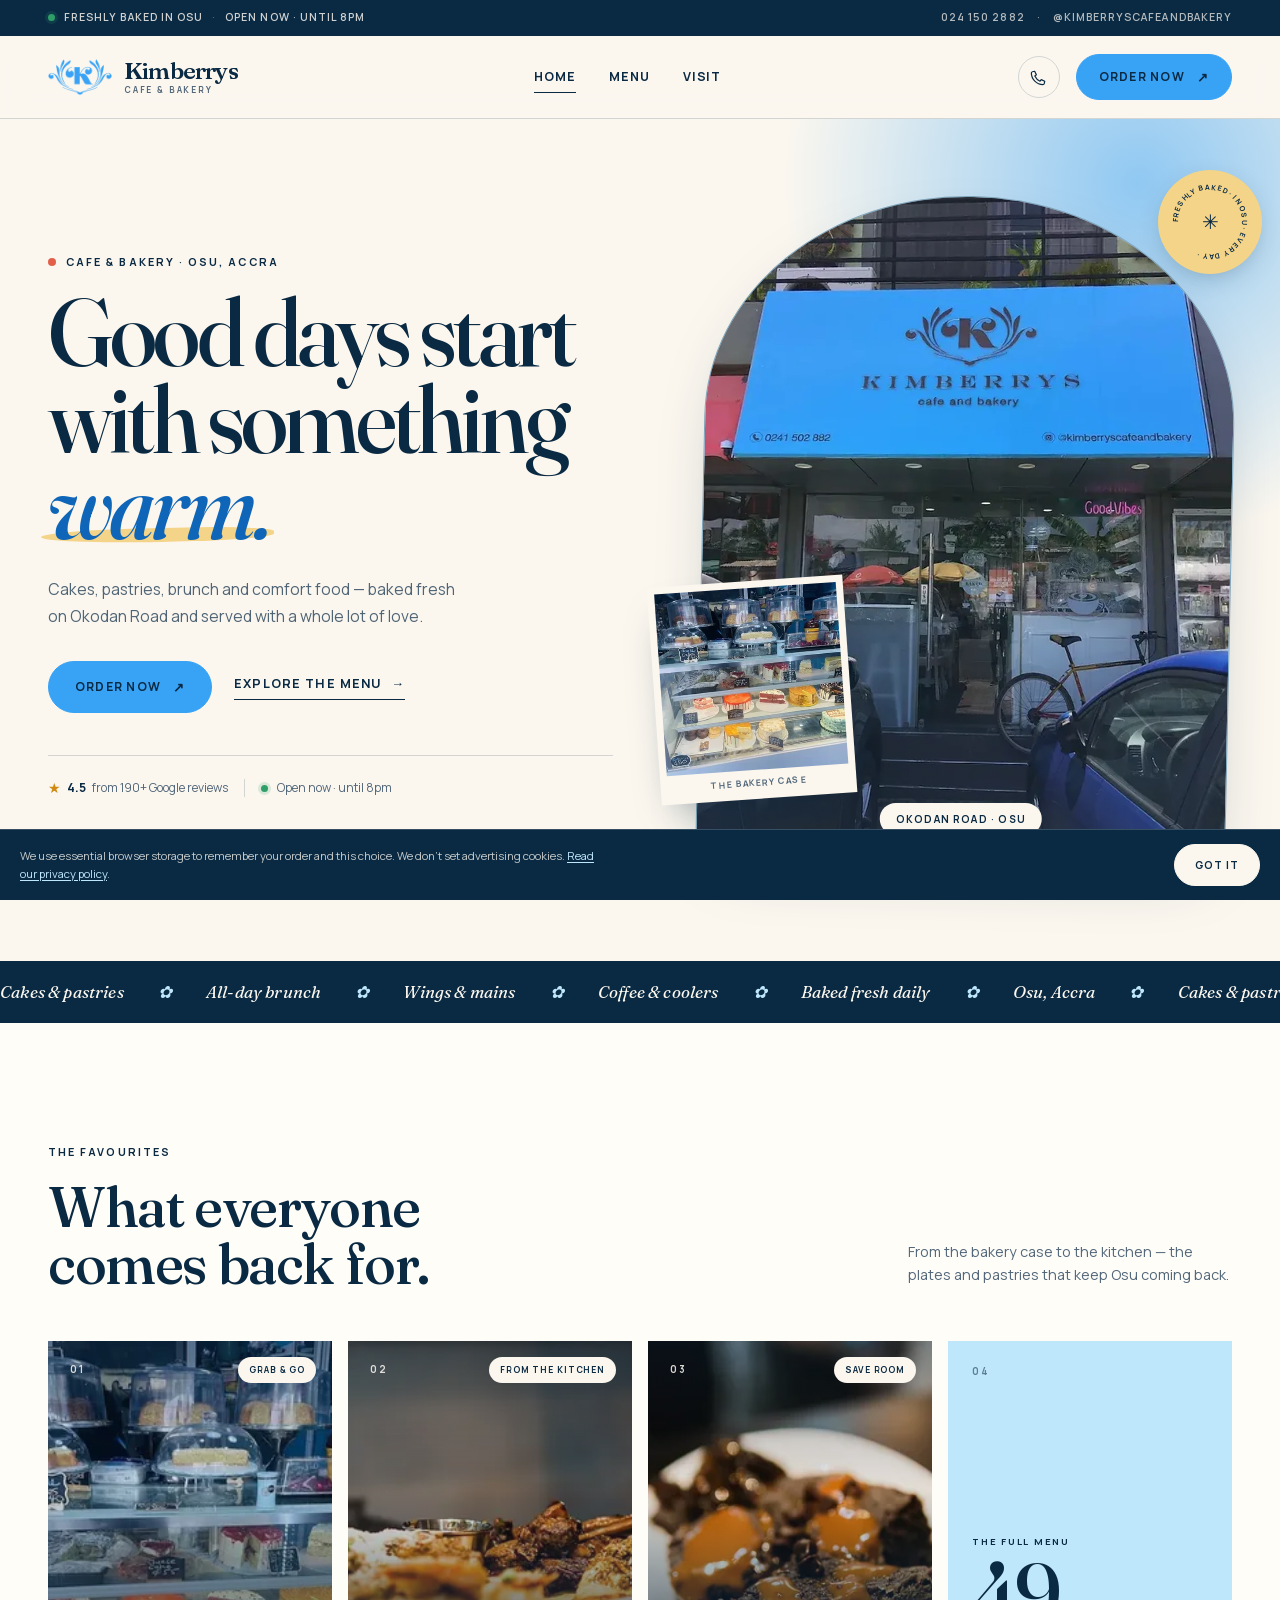
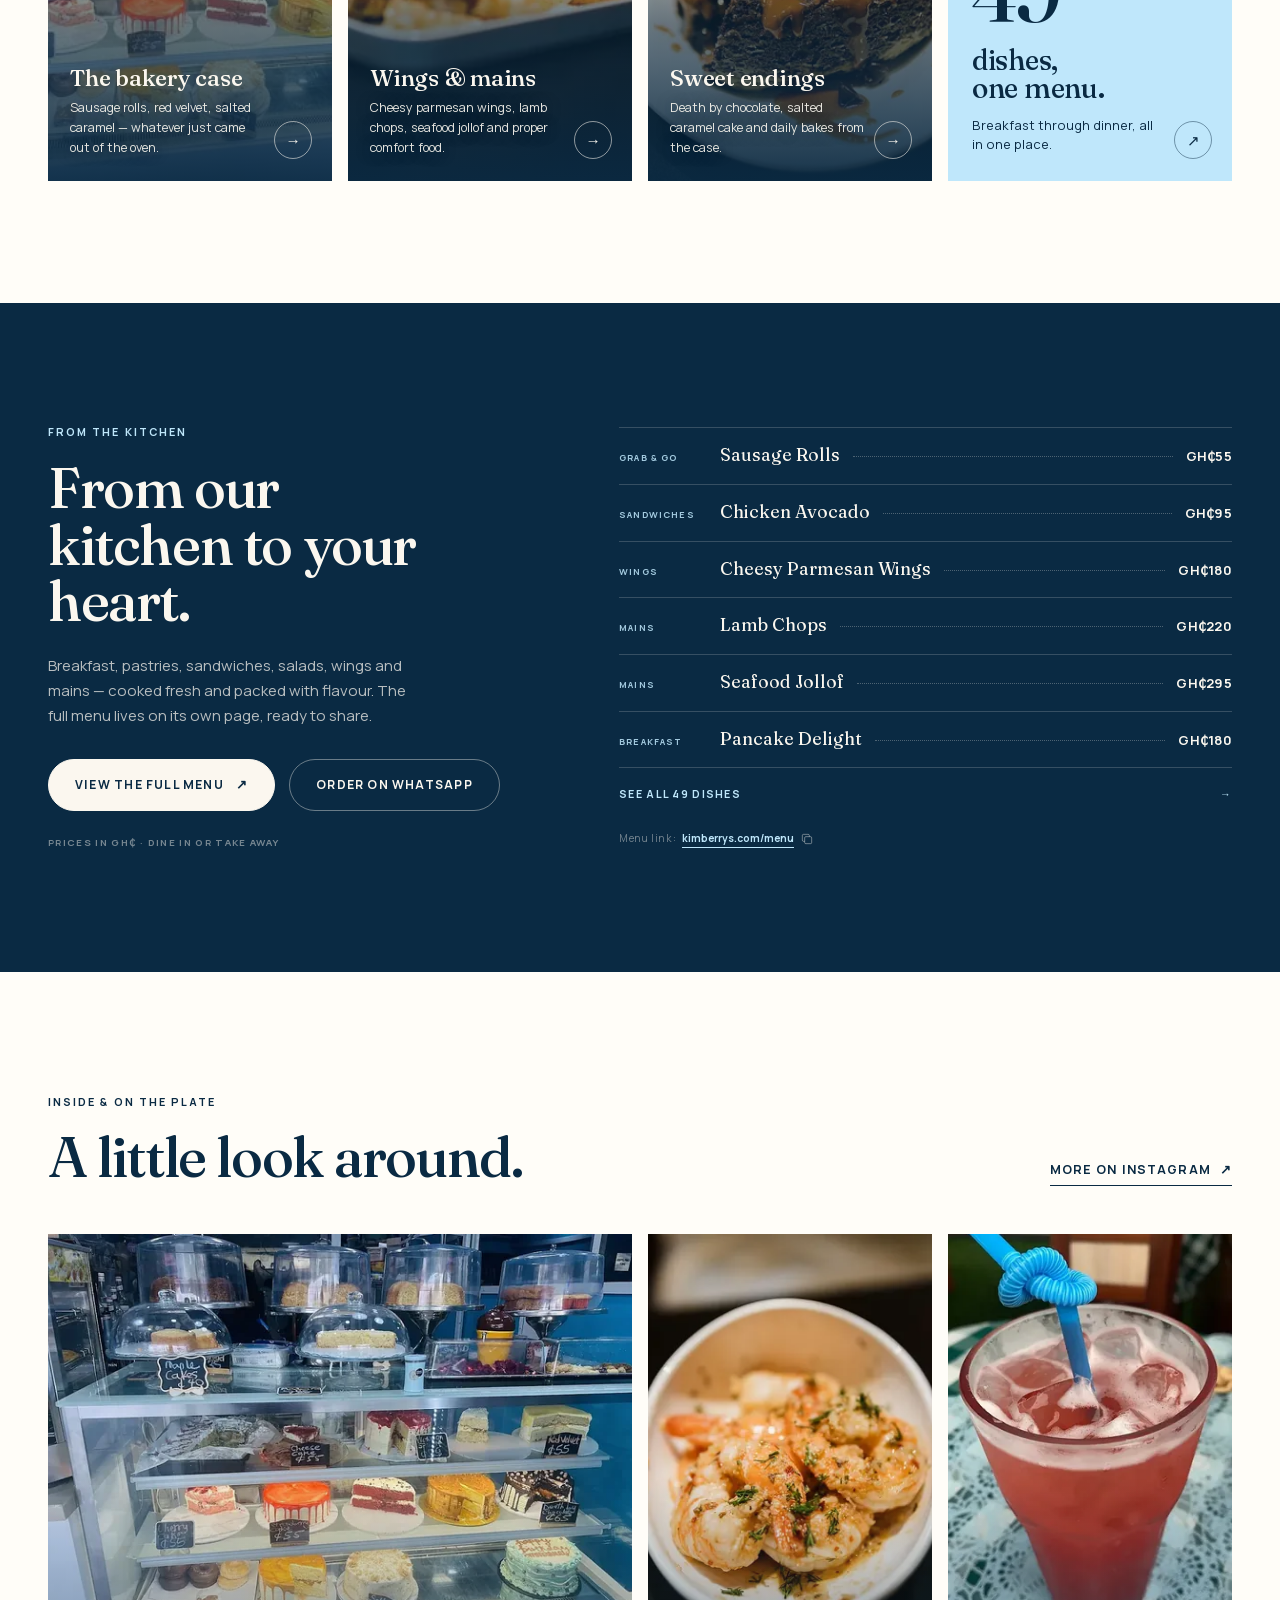
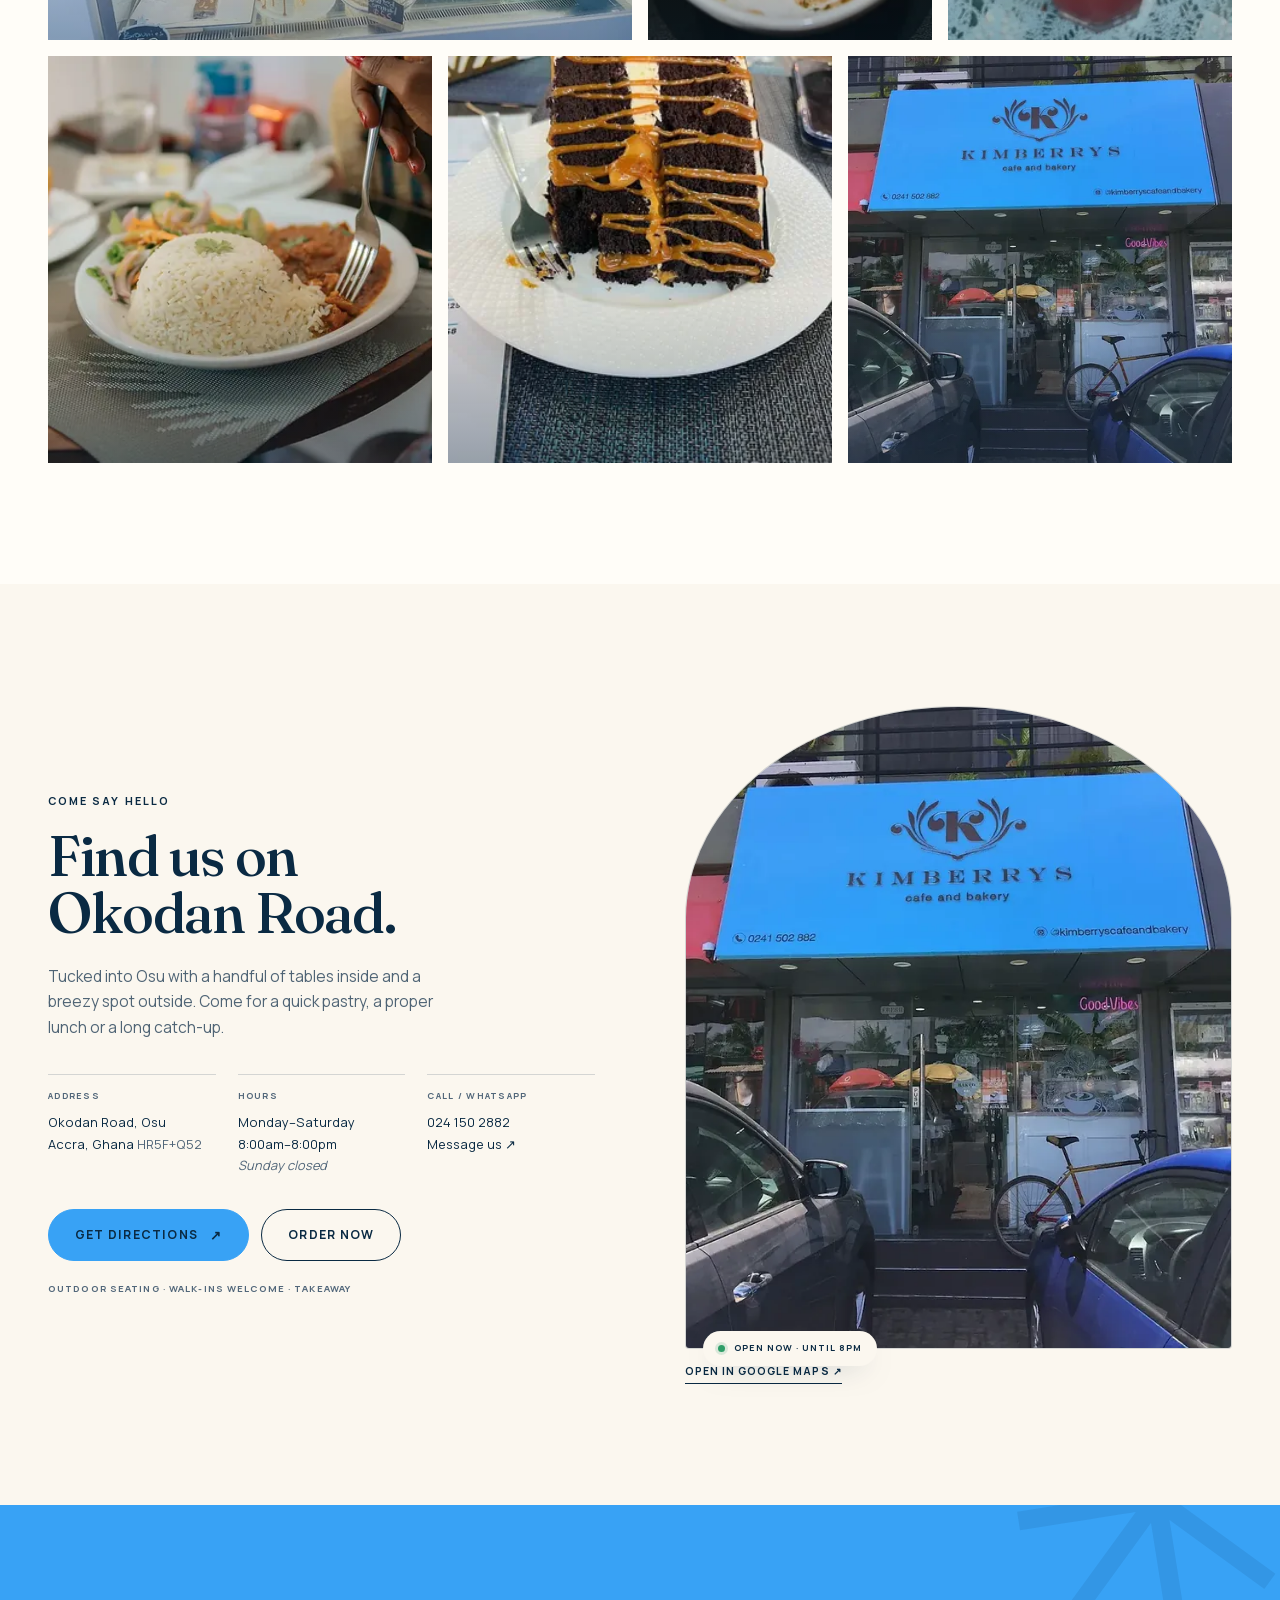
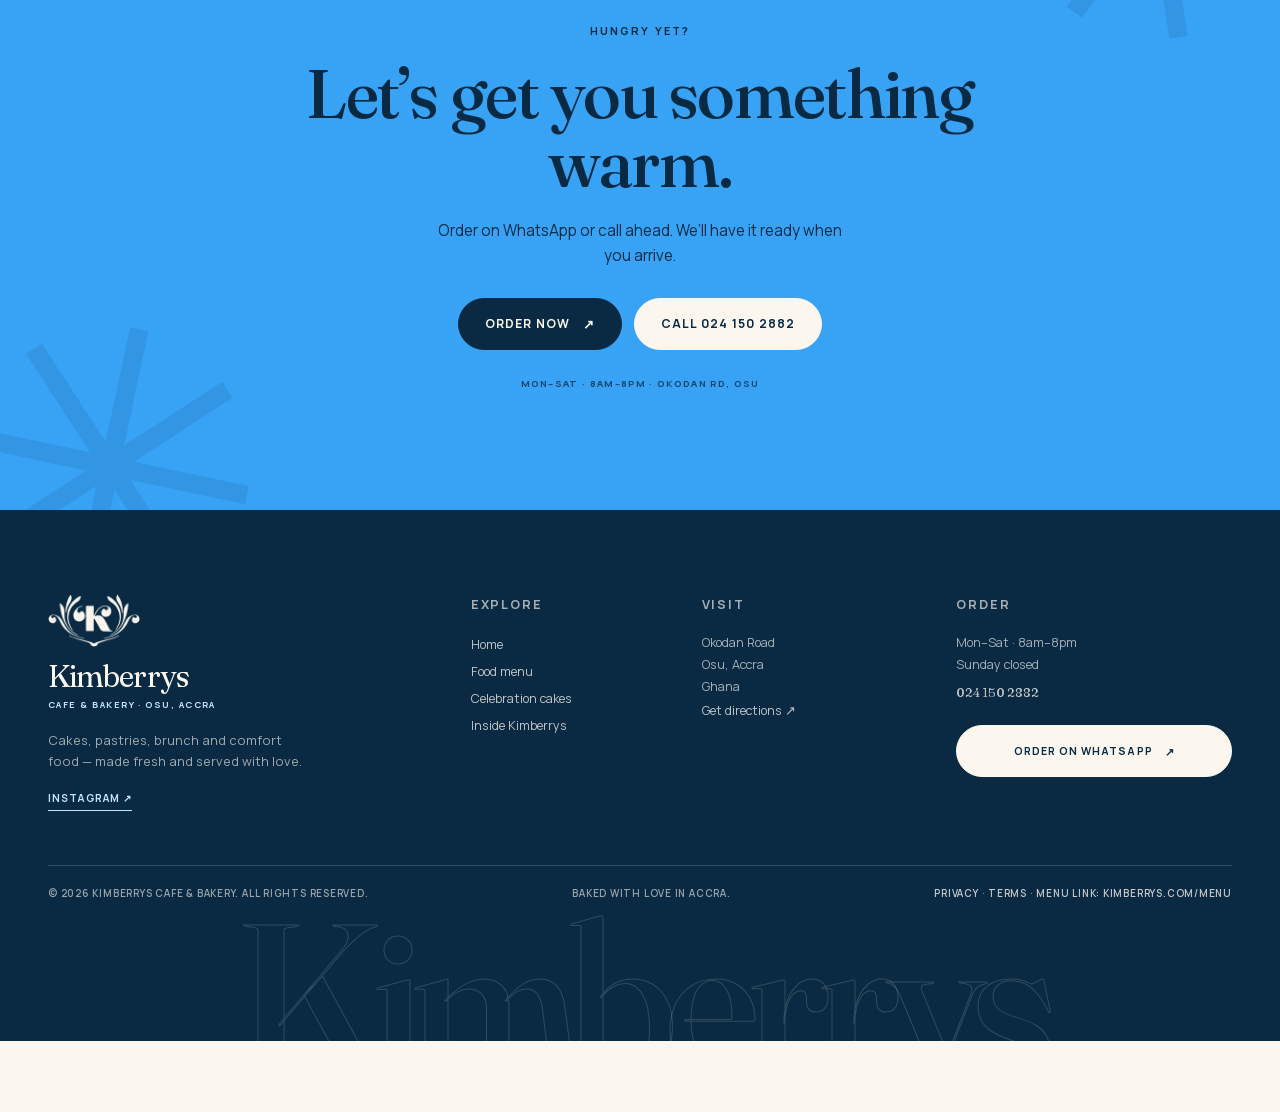
<file: index.html>
<!DOCTYPE html>
<html lang="en-GH">
<head>
  <meta charset="utf-8">
  <meta name="viewport" content="width=device-width, initial-scale=1">
  <title>Kimberrys Cafe &amp; Bakery — Osu, Accra</title>
  <meta name="description" content="Cakes, pastries, brunch and comfort food, baked fresh on Okodan Road in Osu, Accra. Open Mon–Sat, 8am–8pm. Order on WhatsApp or browse the full menu.">
  <link rel="canonical" href="https://kimberrys.com/">
  <meta name="theme-color" content="#bfe7fb">

  <meta property="og:type" content="website">
  <meta property="og:site_name" content="Kimberrys Cafe &amp; Bakery">
  <meta property="og:title" content="Kimberrys Cafe &amp; Bakery — Osu, Accra">
  <meta property="og:description" content="Good days start with something warm. Cakes, pastries, brunch and comfort food, made fresh in Osu.">
  <meta property="og:url" content="https://kimberrys.com/">
  <meta property="og:image" content="https://kimberrys.com/assets/brand/og-cover.jpg?v=20261124b">
  <meta property="og:image:width" content="1200">
  <meta property="og:image:height" content="630">
  <meta property="og:locale" content="en_GH">
  <meta name="twitter:card" content="summary_large_image">
  <meta name="twitter:title" content="Kimberrys Cafe &amp; Bakery — Osu, Accra">
  <meta name="twitter:description" content="Good days start with something warm. Cakes, pastries, brunch and comfort food, made fresh in Osu.">
  <meta name="twitter:image" content="https://kimberrys.com/assets/brand/og-cover.jpg?v=20261124b">

  <link rel="icon" href="assets/brand/favicon-32.png" sizes="32x32" type="image/png">
  <link rel="icon" href="assets/brand/favicon-16.png" sizes="16x16" type="image/png">
  <link rel="apple-touch-icon" href="assets/brand/apple-touch-icon.png">
  <link rel="manifest" href="site.webmanifest">
  <link rel="preload" href="assets/fonts/fraunces.woff2" as="font" type="font/woff2" crossorigin>
  <link rel="preload" href="assets/fonts/manrope.woff2" as="font" type="font/woff2" crossorigin>
  <link rel="preload" as="image" href="assets/img/storefront-640.webp" imagesrcset="assets/img/storefront-480.webp 480w, assets/img/storefront-640.webp 640w, assets/img/storefront-720.webp 720w, assets/img/storefront.webp 800w" imagesizes="(max-width: 600px) calc(100vw - 40px), (max-width: 1020px) 500px, 530px" fetchpriority="high">
  <link rel="stylesheet" href="styles.css?v=20261124b">
  <script type="application/ld+json">
  {
    "@context": "https://schema.org",
    "@type": "CafeOrCoffeeShop",
    "@id": "https://kimberrys.com/#cafe",
    "name": "Kimberrys Cafe & Bakery",
    "alternateName": "Kimberrys",
    "description": "A neighbourhood cafe and bakery in Osu, Accra, known for cakes, pastries, sausage rolls, brunch and comfort food.",
    "url": "https://kimberrys.com/",
    "hasMenu": "https://kimberrys.com/menu",
    "image": [
      "https://kimberrys.com/assets/brand/og-cover.jpg?v=20261124b",
      "https://kimberrys.com/assets/img/pastry-case-wide.webp",
      "https://kimberrys.com/assets/img/storefront.webp"
    ],
    "logo": "https://kimberrys.com/assets/brand/icon-512.png",
    "telephone": "+233241502882",
    "priceRange": "GH₵45–GH₵295",
    "servesCuisine": ["Cafe", "Bakery", "Ghanaian", "Continental"],
    "address": {
      "@type": "PostalAddress",
      "streetAddress": "Okodan Road",
      "addressLocality": "Osu, Accra",
      "addressRegion": "Greater Accra",
      "addressCountry": "GH"
    },
    "geo": {
      "@type": "GeoCoordinates",
      "latitude": 5.559414,
      "longitude": -0.177111
    },
    "hasMap": "https://www.google.com/maps/search/?api=1&query=Kimberrys%20Cafe%20and%20Bakery%20Okodan%20Road%20Accra",
    "openingHoursSpecification": [
      {
        "@type": "OpeningHoursSpecification",
        "dayOfWeek": ["Monday", "Tuesday", "Wednesday", "Thursday", "Friday", "Saturday"],
        "opens": "08:00",
        "closes": "20:00"
      }
    ],
    "sameAs": ["https://www.instagram.com/kimberryscafeandbakery/"],
    "aggregateRating": {
      "@type": "AggregateRating",
      "ratingValue": "4.5",
      "reviewCount": "192"
    }
  }
  </script>
</head>
<body class="page-home" data-page="home">
  <a class="skip-link" href="#main">Skip to content</a>

  <div class="topbar">
    <div class="wrap topbar__inner">
      <p class="topbar__note"><span class="status-dot" aria-hidden="true"></span> Freshly baked in Osu <span class="topbar__sep">·</span> <span data-open-text>Open Mon–Sat, 8am–8pm</span></p>
      <div class="topbar__links">
        <a href="tel:+233241502882">024 150 2882</a>
        <span aria-hidden="true">·</span>
        <a href="https://www.instagram.com/kimberryscafeandbakery/" target="_blank" rel="noopener">@kimberryscafeandbakery</a>
      </div>
    </div>
  </div>

  <header class="site-header" data-header>
    <div class="wrap header__inner">
      <a class="brand" href="index.html">
        <img class="brand__mark" src="assets/brand/logo-mark-blue-144.webp?v=20261124b" alt="" width="72" height="41">
        <span class="brand__text"><span class="brand__name">Kimberrys</span><span class="brand__sub">Cafe &amp; Bakery</span></span>
      </a>
      <nav class="main-nav" aria-label="Primary">
        <a href="index.html" aria-current="page">Home</a>
        <a href="menu.html">Menu</a>
        <a href="index.html#visit">Visit</a>
      </nav>
      <div class="header__actions">
        <a class="header__phone" href="tel:+233241502882" aria-label="Call Kimberrys on 024 150 2882">
          <svg viewBox="0 0 24 24" aria-hidden="true"><path d="M6.6 3.2 9 8.1 6.8 9.8a15.4 15.4 0 0 0 7.4 7.4l1.7-2.2 4.9 2.4-.7 3.2a2 2 0 0 1-1.9 1.5C9.5 22.1 1.9 14.5 1.9 5.8A2 2 0 0 1 3.4 3.9l3.2-.7Z" fill="none" stroke="currentColor" stroke-width="1.7" stroke-linejoin="round"/></svg>
        </a>
        <a class="btn btn--ink header__cta" href="https://wa.me/233241502882?text=Hi%20Kimberrys!%20I%27d%20like%20to%20place%20an%20order.%20Could%20you%20let%20me%20know%20what%27s%20available%20today%3F" target="_blank" rel="noopener">Order Now <span class="btn__arrow" aria-hidden="true">↗</span></a>
        <button class="nav-toggle" type="button" aria-label="Open navigation" aria-expanded="false" aria-controls="nav-dialog" data-nav-open>
          <span></span><span></span>
        </button>
      </div>
    </div>
  </header>

  <dialog class="nav-dialog" id="nav-dialog" aria-label="Mobile navigation">
    <div class="nav-dialog__head">
      <a class="brand" href="index.html" aria-label="Kimberrys home">
        <img class="brand__mark" src="assets/brand/logo-mark-blue-144.webp?v=20261124b" alt="" width="72" height="41">
        <span class="brand__text"><span class="brand__name">Kimberrys</span><span class="brand__sub">Cafe &amp; Bakery</span></span>
      </a>
      <button class="nav-dialog__close" type="button" aria-label="Close navigation" data-nav-close>Close <span aria-hidden="true">×</span></button>
    </div>
    <nav class="nav-dialog__links" aria-label="Mobile primary">
      <a href="index.html" aria-current="page"><span>01</span> Home</a>
      <a href="menu.html"><span>02</span> Menu</a>
      <a href="index.html#visit"><span>03</span> Visit</a>
    </nav>
    <div class="nav-dialog__foot">
      <p>Okodan Road, Osu · Accra, Ghana</p>
      <a class="btn btn--ink" href="https://wa.me/233241502882?text=Hi%20Kimberrys!%20I%27d%20like%20to%20place%20an%20order." target="_blank" rel="noopener">Order on WhatsApp <span class="btn__arrow" aria-hidden="true">↗</span></a>
      <a class="nav-dialog__phone" href="tel:+233241502882">024 150 2882</a>
    </div>
  </dialog>

  <main id="main">
    <section class="hero" id="top" aria-labelledby="hero-title">
      <div class="wrap hero__grid">
        <div class="hero__copy">
          <p class="eyebrow"><span class="eyebrow__dot" aria-hidden="true"></span> Cafe &amp; bakery · Osu, Accra</p>
          <h1 id="hero-title"><span>Good days start</span><span>with something</span><span><em>warm.</em></span></h1>
          <p class="hero__lede">Cakes, pastries, brunch and comfort food — baked fresh on Okodan Road and served with a whole lot of love.</p>
          <div class="hero__actions">
            <a class="btn btn--ink" href="https://wa.me/233241502882?text=Hi%20Kimberrys!%20I%27d%20like%20to%20place%20an%20order.%20Could%20you%20let%20me%20know%20what%27s%20available%20today%3F" target="_blank" rel="noopener">Order Now <span class="btn__arrow" aria-hidden="true">↗</span></a>
            <a class="link-arrow" href="menu.html">Explore the menu <span aria-hidden="true">→</span></a>
          </div>
          <div class="hero__meta">
            <p class="rating"><span class="rating__star" aria-hidden="true">★</span> <strong>4.5</strong> <span>from 190+ Google reviews</span></p>
            <span class="hero__meta-divider" aria-hidden="true"></span>
            <p class="status"><span class="status-dot" aria-hidden="true"></span> <span data-open-text>Open Mon–Sat · 8am–8pm</span></p>
          </div>
        </div>

        <div class="hero__visual">
          <div class="hero__arch">
            <img src="assets/img/storefront.webp" srcset="assets/img/storefront-480.webp 480w, assets/img/storefront-640.webp 640w, assets/img/storefront-720.webp 720w, assets/img/storefront.webp 800w" sizes="(max-width: 600px) calc(100vw - 40px), (max-width: 1020px) 500px, 530px" alt="The bright blue Kimberrys storefront on Okodan Road in Osu" width="800" height="1000" fetchpriority="high">
            <p class="hero__caption">Okodan Road · Osu</p>
          </div>
          <figure class="hero__inset">
            <img src="assets/img/pastry-case.webp" srcset="assets/img/pastry-case-320.webp 320w, assets/img/pastry-case-480.webp 480w, assets/img/pastry-case.webp 900w" sizes="(max-width: 600px) 37vw, (max-width: 1020px) 185px, 196px" alt="Cakes and pastries in the Kimberrys display case" width="900" height="900" fetchpriority="high">
            <figcaption>The bakery case</figcaption>
          </figure>
          <div class="hero__sticker" aria-hidden="true">
            <svg viewBox="0 0 120 120">
              <defs><path id="stickerCircle" d="M60,60 m-43,0 a43,43 0 1,1 86,0 a43,43 0 1,1 -86,0"/></defs>
              <text><textPath href="#stickerCircle" startOffset="0">FRESHLY BAKED · IN OSU · EVERY DAY · </textPath></text>
            </svg>
            <span>✳</span>
          </div>
        </div>
      </div>
    </section>

    <div class="marquee" aria-hidden="true">
      <div class="marquee__track">
        <div class="marquee__group">
          <span>Cakes &amp; pastries</span><span class="marquee__flower">✿</span>
          <span>All-day brunch</span><span class="marquee__flower">✿</span>
          <span>Wings &amp; mains</span><span class="marquee__flower">✿</span>
          <span>Coffee &amp; coolers</span><span class="marquee__flower">✿</span>
          <span>Baked fresh daily</span><span class="marquee__flower">✿</span>
          <span>Osu, Accra</span><span class="marquee__flower">✿</span>
        </div>
        <div class="marquee__group">
          <span>Cakes &amp; pastries</span><span class="marquee__flower">✿</span>
          <span>All-day brunch</span><span class="marquee__flower">✿</span>
          <span>Wings &amp; mains</span><span class="marquee__flower">✿</span>
          <span>Coffee &amp; coolers</span><span class="marquee__flower">✿</span>
          <span>Baked fresh daily</span><span class="marquee__flower">✿</span>
          <span>Osu, Accra</span><span class="marquee__flower">✿</span>
        </div>
      </div>
    </div>

    <section class="favourites section" id="bakes" aria-labelledby="favourites-title">
      <div class="wrap">
        <div class="section-head">
          <div>
            <p class="eyebrow">The favourites</p>
            <h2 id="favourites-title">What everyone comes back for.</h2>
          </div>
          <p class="section-head__aside">From the bakery case to the kitchen — the plates and pastries that keep Osu coming back.</p>
        </div>

        <div class="fave-grid">
          <a class="fave-card" href="menu.html#pastries">
            <img src="assets/img/pastry-case.webp" srcset="assets/img/pastry-case-320.webp 320w, assets/img/pastry-case-480.webp 480w, assets/img/pastry-case-640.webp 640w, assets/img/pastry-case-720.webp 720w, assets/img/pastry-case.webp 900w" sizes="(max-width: 640px) calc(100vw - 40px), (max-width: 1020px) 45vw, 300px" alt="Cakes, brownies and pastries in the display case" width="900" height="900" loading="lazy" fetchpriority="low">
            <span class="fave-card__index">01</span>
            <span class="fave-card__kicker">Grab &amp; go</span>
            <div class="fave-card__body">
              <h3>The bakery case</h3>
              <p>Sausage rolls, red velvet, salted caramel — whatever just came out of the oven.</p>
              <span class="round-arrow" aria-hidden="true">→</span>
            </div>
          </a>

          <a class="fave-card" href="menu.html#mains">
            <img src="assets/img/platter.webp" srcset="assets/img/platter-480.webp 480w, assets/img/platter-640.webp 640w, assets/img/platter-720.webp 720w, assets/img/platter.webp 1000w" sizes="(max-width: 640px) calc(100vw - 40px), (max-width: 1020px) 45vw, 300px" alt="A generous platter of grilled meats, seafood and sides" width="1000" height="700" loading="lazy" fetchpriority="low">
            <span class="fave-card__index">02</span>
            <span class="fave-card__kicker">From the kitchen</span>
            <div class="fave-card__body">
              <h3>Wings &amp; mains</h3>
              <p>Cheesy parmesan wings, lamb chops, seafood jollof and proper comfort food.</p>
              <span class="round-arrow" aria-hidden="true">→</span>
            </div>
          </a>

          <a class="fave-card" href="menu.html#bakery">
            <img src="assets/img/chocolate-cake.webp" srcset="assets/img/chocolate-cake-320.webp 320w, assets/img/chocolate-cake-480.webp 480w, assets/img/chocolate-cake-640.webp 640w, assets/img/chocolate-cake-720.webp 720w, assets/img/chocolate-cake.webp 800w" sizes="(max-width: 640px) calc(100vw - 40px), (max-width: 1020px) 45vw, 300px" alt="A slice of rich chocolate cake with caramel sauce" width="800" height="1000" loading="lazy" fetchpriority="low">
            <span class="fave-card__index">03</span>
            <span class="fave-card__kicker">Save room</span>
            <div class="fave-card__body">
              <h3>Sweet endings</h3>
              <p>Death by chocolate, salted caramel cake and daily bakes from the case.</p>
              <span class="round-arrow" aria-hidden="true">→</span>
            </div>
          </a>

          <a class="fave-card fave-card--cta" href="menu.html">
            <span class="fave-card__index">04</span>
            <p class="eyebrow">The full menu</p>
            <p class="fave-card__big">49</p>
            <h3>dishes,<br>one menu.</h3>
            <p>Breakfast through dinner, all in one place.</p>
            <span class="round-arrow" aria-hidden="true">↗</span>
          </a>
        </div>
      </div>
    </section>

    <section class="menu-preview section" id="menu-preview" aria-labelledby="menu-preview-title">
      <div class="wrap menu-preview__grid">
        <div class="menu-preview__intro">
          <p class="eyebrow eyebrow--light">From the kitchen</p>
          <h2 id="menu-preview-title">From our kitchen to your heart.</h2>
          <p>Breakfast, pastries, sandwiches, salads, wings and mains — cooked fresh and packed with flavour. The full menu lives on its own page, ready to share.</p>
          <div class="menu-preview__actions">
            <a class="btn btn--cream" href="menu.html">View the full menu <span class="btn__arrow" aria-hidden="true">↗</span></a>
            <a class="btn btn--ghost" href="https://wa.me/233241502882?text=Hi%20Kimberrys!%20I%27d%20like%20to%20place%20an%20order.%20Could%20you%20let%20me%20know%20what%27s%20available%20today%3F" target="_blank" rel="noopener">Order on WhatsApp</a>
          </div>
          <p class="menu-preview__note">Prices in GH₵ · Dine in or take away</p>
        </div>

        <div class="menu-preview__list">
          <a class="menu-row" href="menu.html#pastries">
            <span class="menu-row__cat">Grab &amp; go</span>
            <span class="menu-row__name">Sausage Rolls</span>
            <span class="menu-row__dots" aria-hidden="true"></span>
            <span class="menu-row__price">GH₵55</span>
          </a>
          <a class="menu-row" href="menu.html#sandwiches">
            <span class="menu-row__cat">Sandwiches</span>
            <span class="menu-row__name">Chicken Avocado</span>
            <span class="menu-row__dots" aria-hidden="true"></span>
            <span class="menu-row__price">GH₵95</span>
          </a>
          <a class="menu-row" href="menu.html#wings">
            <span class="menu-row__cat">Wings</span>
            <span class="menu-row__name">Cheesy Parmesan Wings</span>
            <span class="menu-row__dots" aria-hidden="true"></span>
            <span class="menu-row__price">GH₵180</span>
          </a>
          <a class="menu-row" href="menu.html#mains">
            <span class="menu-row__cat">Mains</span>
            <span class="menu-row__name">Lamb Chops</span>
            <span class="menu-row__dots" aria-hidden="true"></span>
            <span class="menu-row__price">GH₵220</span>
          </a>
          <a class="menu-row" href="menu.html#mains">
            <span class="menu-row__cat">Mains</span>
            <span class="menu-row__name">Seafood Jollof</span>
            <span class="menu-row__dots" aria-hidden="true"></span>
            <span class="menu-row__price">GH₵295</span>
          </a>
          <a class="menu-row" href="menu.html#breakfast">
            <span class="menu-row__cat">Breakfast</span>
            <span class="menu-row__name">Pancake Delight</span>
            <span class="menu-row__dots" aria-hidden="true"></span>
            <span class="menu-row__price">GH₵180</span>
          </a>
          <a class="menu-preview__all" href="menu.html">See all 49 dishes <span aria-hidden="true">→</span></a>
          <p class="menu-preview__share">Menu link: <button class="text-button text-button--light" type="button" data-copy-menu>kimberrys.com/menu</button> <svg class="icon icon--small" viewBox="0 0 24 24" aria-hidden="true"><rect x="8" y="8" width="12" height="12" rx="2" fill="none" stroke="currentColor" stroke-width="1.6"/><path d="M16 8V6a2 2 0 0 0-2-2H6a2 2 0 0 0-2 2v8a2 2 0 0 0 2 2h2" fill="none" stroke="currentColor" stroke-width="1.6"/></svg></p>
        </div>
      </div>
    </section>

    <section class="gallery section" id="gallery" aria-labelledby="gallery-title">
      <div class="wrap">
        <div class="section-head">
          <div>
            <p class="eyebrow">Inside &amp; on the plate</p>
            <h2 id="gallery-title">A little look around.</h2>
          </div>
          <a class="link-arrow" href="https://www.instagram.com/kimberryscafeandbakery/" target="_blank" rel="noopener">More on Instagram <span aria-hidden="true">↗</span></a>
        </div>

        <div class="gallery__grid">
          <button class="gallery__item gallery__item--a" type="button" data-lightbox data-full="assets/img/pastry-case-wide.webp" data-caption="The bakery case, ready for the day." aria-label="View photo: the bakery case">
            <img src="assets/img/pastry-case-wide.webp" srcset="assets/img/pastry-case-wide-480.webp 480w, assets/img/pastry-case-wide-640.webp 640w, assets/img/pastry-case-wide-800.webp 800w, assets/img/pastry-case-wide.webp 1200w" sizes="(max-width: 960px) calc(100vw - 40px), 600px" alt="Cakes and pastries in the Kimberrys display case" width="1200" height="800" loading="lazy" fetchpriority="low">
            <span class="gallery__view">View <span aria-hidden="true">↗</span></span>
          </button>
          <button class="gallery__item gallery__item--b" type="button" data-lightbox data-full="assets/img/cooler.webp" data-caption="Something cold for a warm Accra afternoon." aria-label="View photo: a cold drink">
            <img src="assets/img/cooler.webp" srcset="assets/img/cooler-320.webp 320w, assets/img/cooler-480.webp 480w, assets/img/cooler.webp 640w" sizes="(max-width: 960px) 45vw, 300px" alt="A cold red drink with a blue straw on a cafe table" width="640" height="960" loading="lazy" fetchpriority="low">
            <span class="gallery__view">View <span aria-hidden="true">↗</span></span>
          </button>
          <button class="gallery__item gallery__item--c" type="button" data-lightbox data-full="assets/img/shrimp.webp" data-caption="Garlic shrimp, made to order." aria-label="View photo: garlic shrimp">
            <img src="assets/img/shrimp.webp" srcset="assets/img/shrimp-320.webp 320w, assets/img/shrimp-480.webp 480w, assets/img/shrimp.webp 700w" sizes="(max-width: 960px) 45vw, 300px" alt="A bowl of garlic shrimp garnished with herbs" width="700" height="875" loading="lazy" fetchpriority="low">
            <span class="gallery__view">View <span aria-hidden="true">↗</span></span>
          </button>
          <button class="gallery__item gallery__item--d" type="button" data-lightbox data-full="assets/img/cake-slice.webp" data-caption="Cake, because it’s always a good time." aria-label="View photo: a slice of cake">
            <img src="assets/img/cake-slice.webp" srcset="assets/img/cake-slice-320.webp 320w, assets/img/cake-slice-480.webp 480w, assets/img/cake-slice-640.webp 640w, assets/img/cake-slice.webp 720w" sizes="(max-width: 960px) 45vw, 300px" alt="A slice of chocolate cake drizzled with caramel" width="720" height="900" loading="lazy" fetchpriority="low">
            <span class="gallery__view">View <span aria-hidden="true">↗</span></span>
          </button>
          <button class="gallery__item gallery__item--e" type="button" data-lightbox data-full="assets/img/garlic-rice.webp" data-caption="Garlic rice, chicken stew and a fresh side salad." aria-label="View photo: garlic rice and chicken stew">
            <img src="assets/img/garlic-rice.webp" srcset="assets/img/garlic-rice-480.webp 480w, assets/img/garlic-rice-640.webp 640w, assets/img/garlic-rice.webp 1000w" sizes="(max-width: 960px) calc(100vw - 40px), 600px" alt="Garlic rice with chicken stew and a side salad" width="1000" height="660" loading="lazy" fetchpriority="low">
            <span class="gallery__view">View <span aria-hidden="true">↗</span></span>
          </button>
          <button class="gallery__item gallery__item--f" type="button" data-lightbox data-full="assets/img/storefront.webp" data-caption="Find us on Okodan Road, Osu." aria-label="View photo: the Kimberrys storefront">
            <img src="assets/img/storefront.webp" srcset="assets/img/storefront-320.webp 320w, assets/img/storefront-480.webp 480w, assets/img/storefront-640.webp 640w, assets/img/storefront-720.webp 720w, assets/img/storefront.webp 800w" sizes="(max-width: 960px) 45vw, 300px" alt="The blue Kimberrys storefront on Okodan Road" width="800" height="1000" loading="lazy" fetchpriority="low">
            <span class="gallery__view">View <span aria-hidden="true">↗</span></span>
          </button>
        </div>
      </div>
    </section>

    <section class="visit section" id="visit" aria-labelledby="visit-title">
      <div class="wrap visit__grid">
        <div class="visit__copy">
          <p class="eyebrow">Come say hello</p>
          <h2 id="visit-title">Find us on Okodan Road.</h2>
          <p class="visit__lede">Tucked into Osu with a handful of tables inside and a breezy spot outside. Come for a quick pastry, a proper lunch or a long catch-up.</p>

          <div class="visit__details">
            <div class="visit__detail">
              <span>Address</span>
              <p>Okodan Road, Osu<br>Accra, Ghana <span class="muted">HR5F+Q52</span></p>
            </div>
            <div class="visit__detail">
              <span>Hours</span>
              <p>Monday–Saturday<br>8:00am–8:00pm<br><em>Sunday closed</em></p>
            </div>
            <div class="visit__detail">
              <span>Call / WhatsApp</span>
              <p><a href="tel:+233241502882">024 150 2882</a><br><a href="https://wa.me/233241502882" target="_blank" rel="noopener">Message us ↗</a></p>
            </div>
          </div>

          <div class="visit__actions">
            <a class="btn btn--ink" href="https://www.google.com/maps/search/?api=1&query=Kimberrys%20Cafe%20and%20Bakery%20Okodan%20Road%20Accra" target="_blank" rel="noopener">Get directions <span class="btn__arrow" aria-hidden="true">↗</span></a>
            <a class="btn btn--outline" href="https://wa.me/233241502882?text=Hi%20Kimberrys!%20I%27d%20like%20to%20place%20an%20order." target="_blank" rel="noopener">Order Now</a>
          </div>
          <p class="visit__note">Outdoor seating · Walk-ins welcome · Takeaway</p>
        </div>

        <div class="visit__media">
          <img src="assets/img/storefront.webp" srcset="assets/img/storefront-320.webp 320w, assets/img/storefront-480.webp 480w, assets/img/storefront-640.webp 640w, assets/img/storefront-720.webp 720w, assets/img/storefront.webp 800w" sizes="(max-width: 960px) calc(100vw - 40px), 560px" alt="The blue Kimberrys storefront on Okodan Road, Osu" width="800" height="1000" loading="lazy" fetchpriority="low">
          <p class="visit__badge"><span class="status-dot" aria-hidden="true"></span> <span data-open-text>Open today · 8am–8pm</span></p>
          <a class="visit__map" href="https://www.google.com/maps/search/?api=1&query=Kimberrys%20Cafe%20and%20Bakery%20Okodan%20Road%20Accra" target="_blank" rel="noopener">Open in Google Maps <span aria-hidden="true">↗</span></a>
        </div>
      </div>
    </section>

    <section class="cta-band" aria-labelledby="cta-title">
      <div class="wrap cta-band__inner">
        <p class="eyebrow">Hungry yet?</p>
        <h2 id="cta-title">Let’s get you something warm.</h2>
        <p>Order on WhatsApp or call ahead. We’ll have it ready when you arrive.</p>
        <div class="cta-band__actions">
          <a class="btn btn--ink" href="https://wa.me/233241502882?text=Hi%20Kimberrys!%20I%27d%20like%20to%20place%20an%20order.%20Could%20you%20let%20me%20know%20what%27s%20available%20today%3F" target="_blank" rel="noopener">Order Now <span class="btn__arrow" aria-hidden="true">↗</span></a>
          <a class="btn btn--outline" href="tel:+233241502882">Call 024 150 2882</a>
        </div>
        <p class="cta-band__note">Mon–Sat · 8am–8pm · Okodan Rd, Osu</p>
      </div>
    </section>
  </main>

  <footer class="site-footer">
    <div class="wrap footer__top">
      <div class="footer__brand">
        <img class="footer__mark" src="assets/brand/logo-mark-cream-192.webp?v=20261124b" alt="" width="150" height="86" loading="lazy">
        <p class="footer__name">Kimberrys</p>
        <p class="footer__tag">Cafe &amp; Bakery · Osu, Accra</p>
        <p class="footer__blurb">Cakes, pastries, brunch and comfort food — made fresh and served with love.</p>
        <a class="footer__ig" href="https://www.instagram.com/kimberryscafeandbakery/" target="_blank" rel="noopener">Instagram <span aria-hidden="true">↗</span></a>
      </div>
      <div class="footer__col">
        <p class="footer__label">Explore</p>
        <a href="index.html">Home</a>
        <a href="menu.html">Food menu</a>
        <a href="menu.html#cakes">Celebration cakes</a>
        <a href="index.html#gallery">Inside Kimberrys</a>
      </div>
      <div class="footer__col">
        <p class="footer__label">Visit</p>
        <p>Okodan Road<br>Osu, Accra<br>Ghana</p>
        <a href="https://www.google.com/maps/search/?api=1&query=Kimberrys%20Cafe%20and%20Bakery%20Okodan%20Road%20Accra" target="_blank" rel="noopener">Get directions ↗</a>
      </div>
      <div class="footer__col footer__col--order">
        <p class="footer__label">Order</p>
        <p>Mon–Sat · 8am–8pm<br>Sunday closed</p>
        <a class="footer__phone" href="tel:+233241502882">024 150 2882</a>
        <a class="btn btn--cream" href="https://wa.me/233241502882?text=Hi%20Kimberrys!%20I%27d%20like%20to%20place%20an%20order." target="_blank" rel="noopener">Order on WhatsApp <span class="btn__arrow" aria-hidden="true">↗</span></a>
      </div>
    </div>
    <div class="wrap footer__bottom">
      <p>© 2026 Kimberrys Cafe &amp; Bakery. All rights reserved.</p>
      <p class="footer__made">Baked with love in Accra.</p>
      <p><a href="privacy.html">Privacy</a> · <a href="terms.html">Terms</a> · <a href="menu.html">Menu link: kimberrys.com/menu</a></p>
    </div>
    <p class="footer__watermark" aria-hidden="true">Kimberrys</p>
  </footer>

  <div class="mobile-cta">
    <a class="mobile-cta__menu" href="menu.html">View menu</a>
    <a class="btn btn--ink" href="https://wa.me/233241502882?text=Hi%20Kimberrys!%20I%27d%20like%20to%20place%20an%20order." target="_blank" rel="noopener">Order Now <span aria-hidden="true">↗</span></a>
  </div>

  <dialog class="lightbox" id="lightbox" aria-label="Photo viewer">
    <div class="lightbox__bar">
      <p data-lightbox-caption></p>
      <button class="lightbox__close" type="button" aria-label="Close photo" data-lightbox-close>Close ×</button>
    </div>
    <div class="lightbox__stage">
      <button class="lightbox__nav lightbox__nav--prev" type="button" aria-label="Previous photo" data-lightbox-prev>←</button>
      <img data-lightbox-img src="[data-uri]" alt="">
      <button class="lightbox__nav lightbox__nav--next" type="button" aria-label="Next photo" data-lightbox-next>→</button>
    </div>
  </dialog>

  <div class="toast" data-toast role="status" aria-live="polite"></div>

  <div class="cookie-banner" data-cookie-banner hidden>
    <div class="cookie-banner__inner">
      <p>We use essential browser storage to remember your order and this choice. We don’t set advertising cookies. <a href="privacy.html">Read our privacy policy</a>.</p>
      <button class="btn btn--cream" type="button" data-cookie-accept>Got it</button>
    </div>
  </div>

  <script src="script.js?v=20261124b" defer></script>
</body>
</html>
</file>
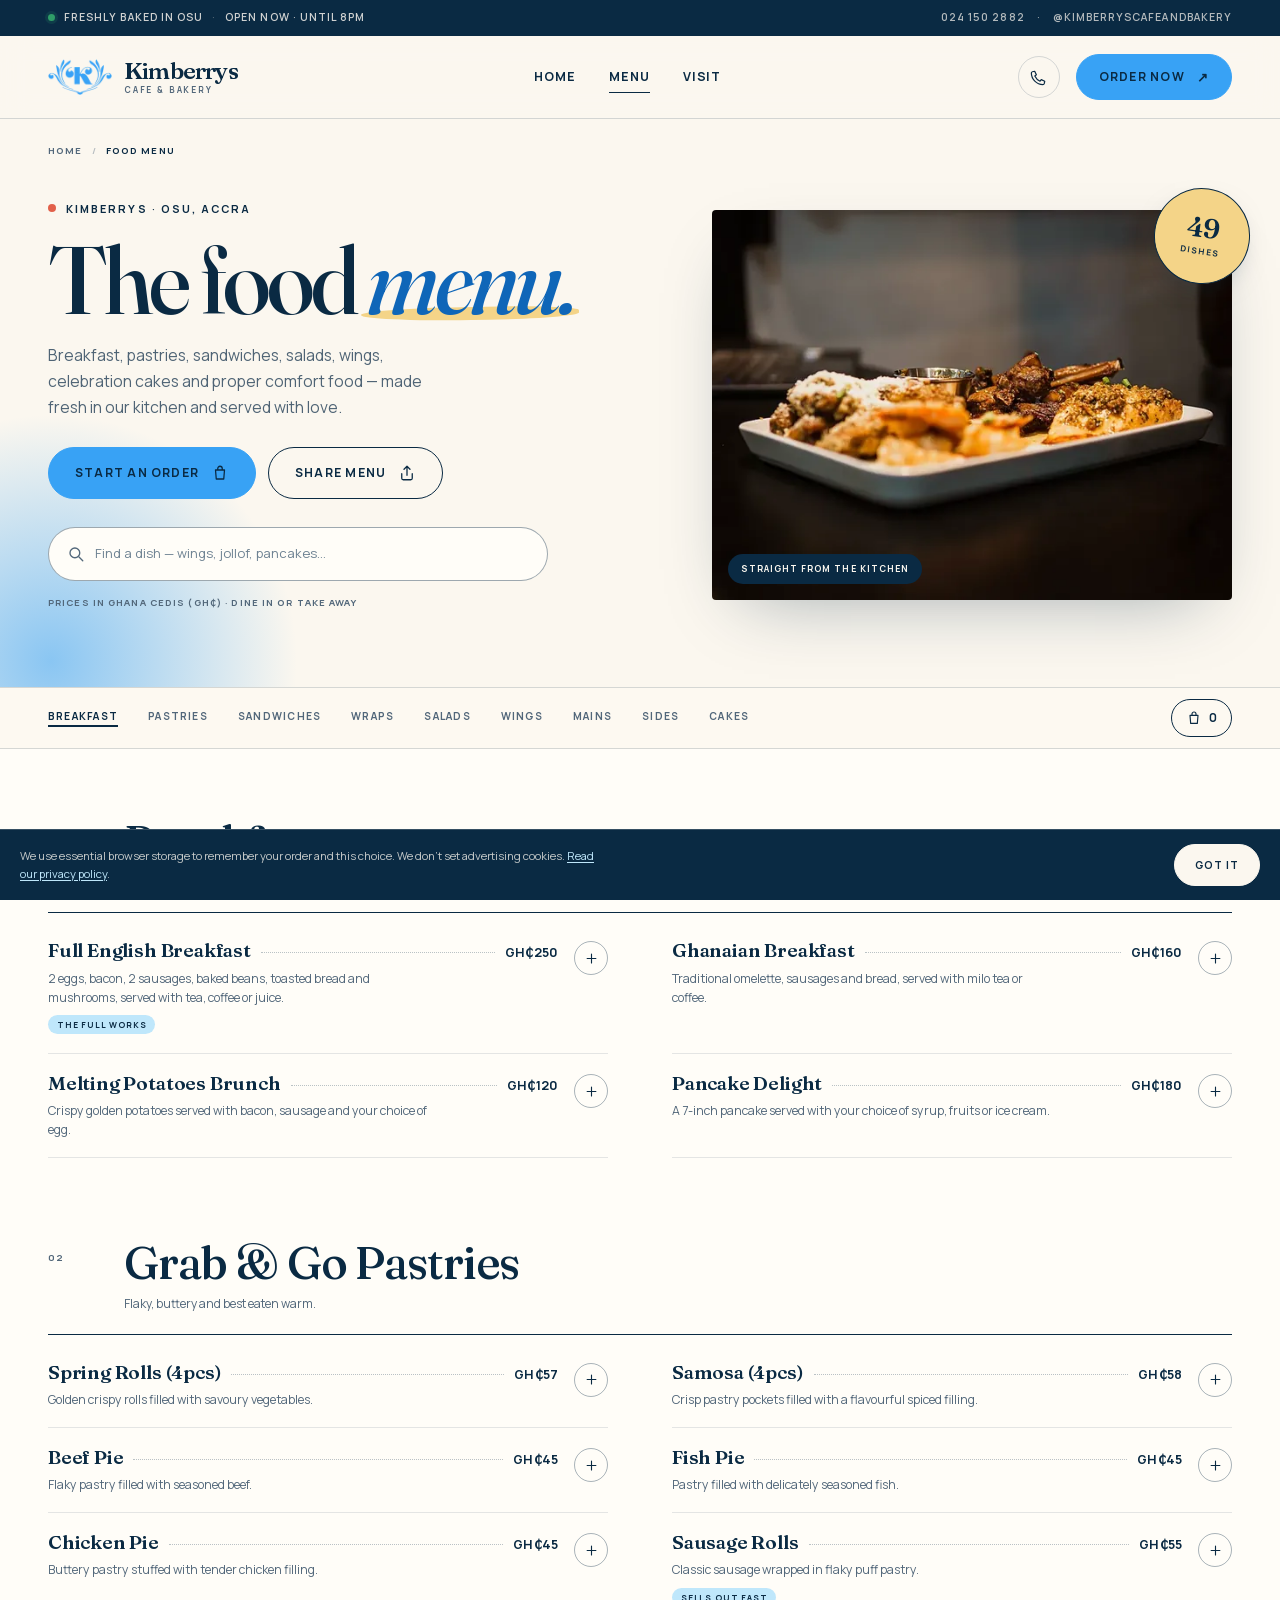
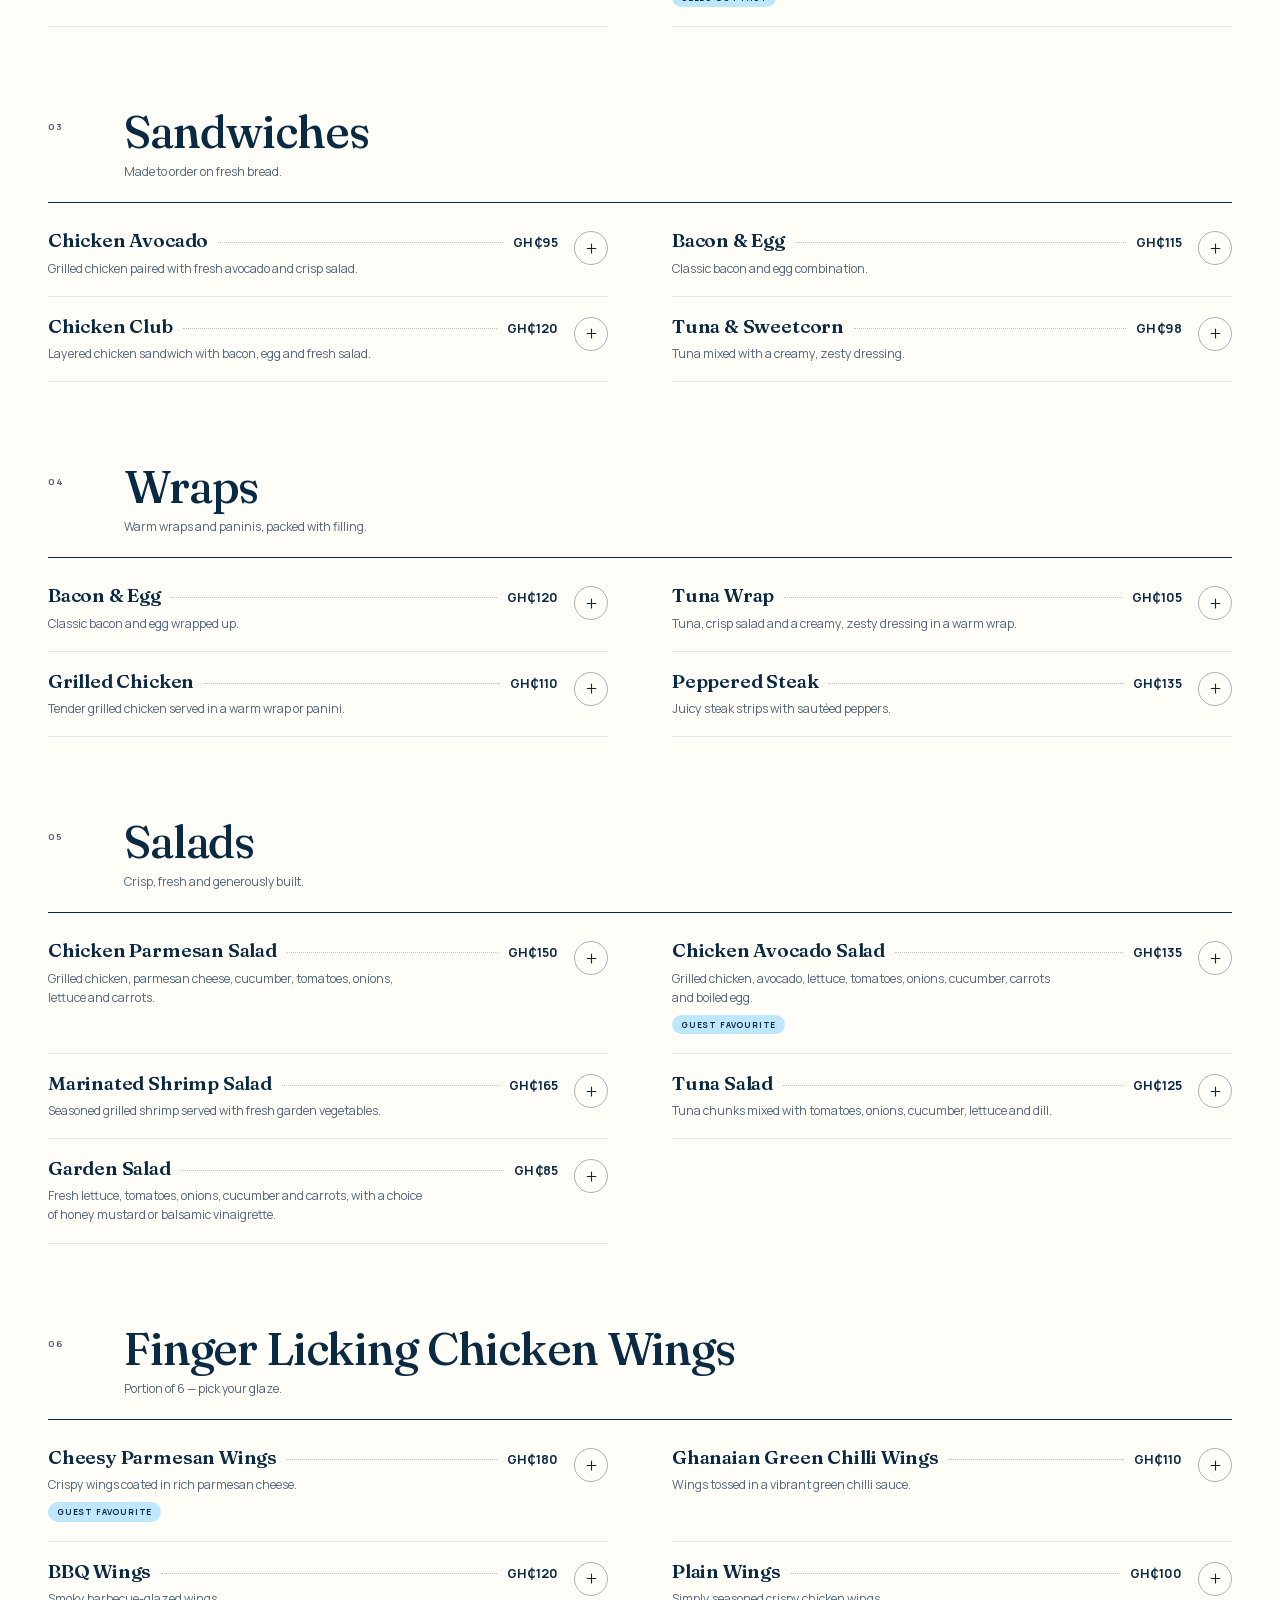
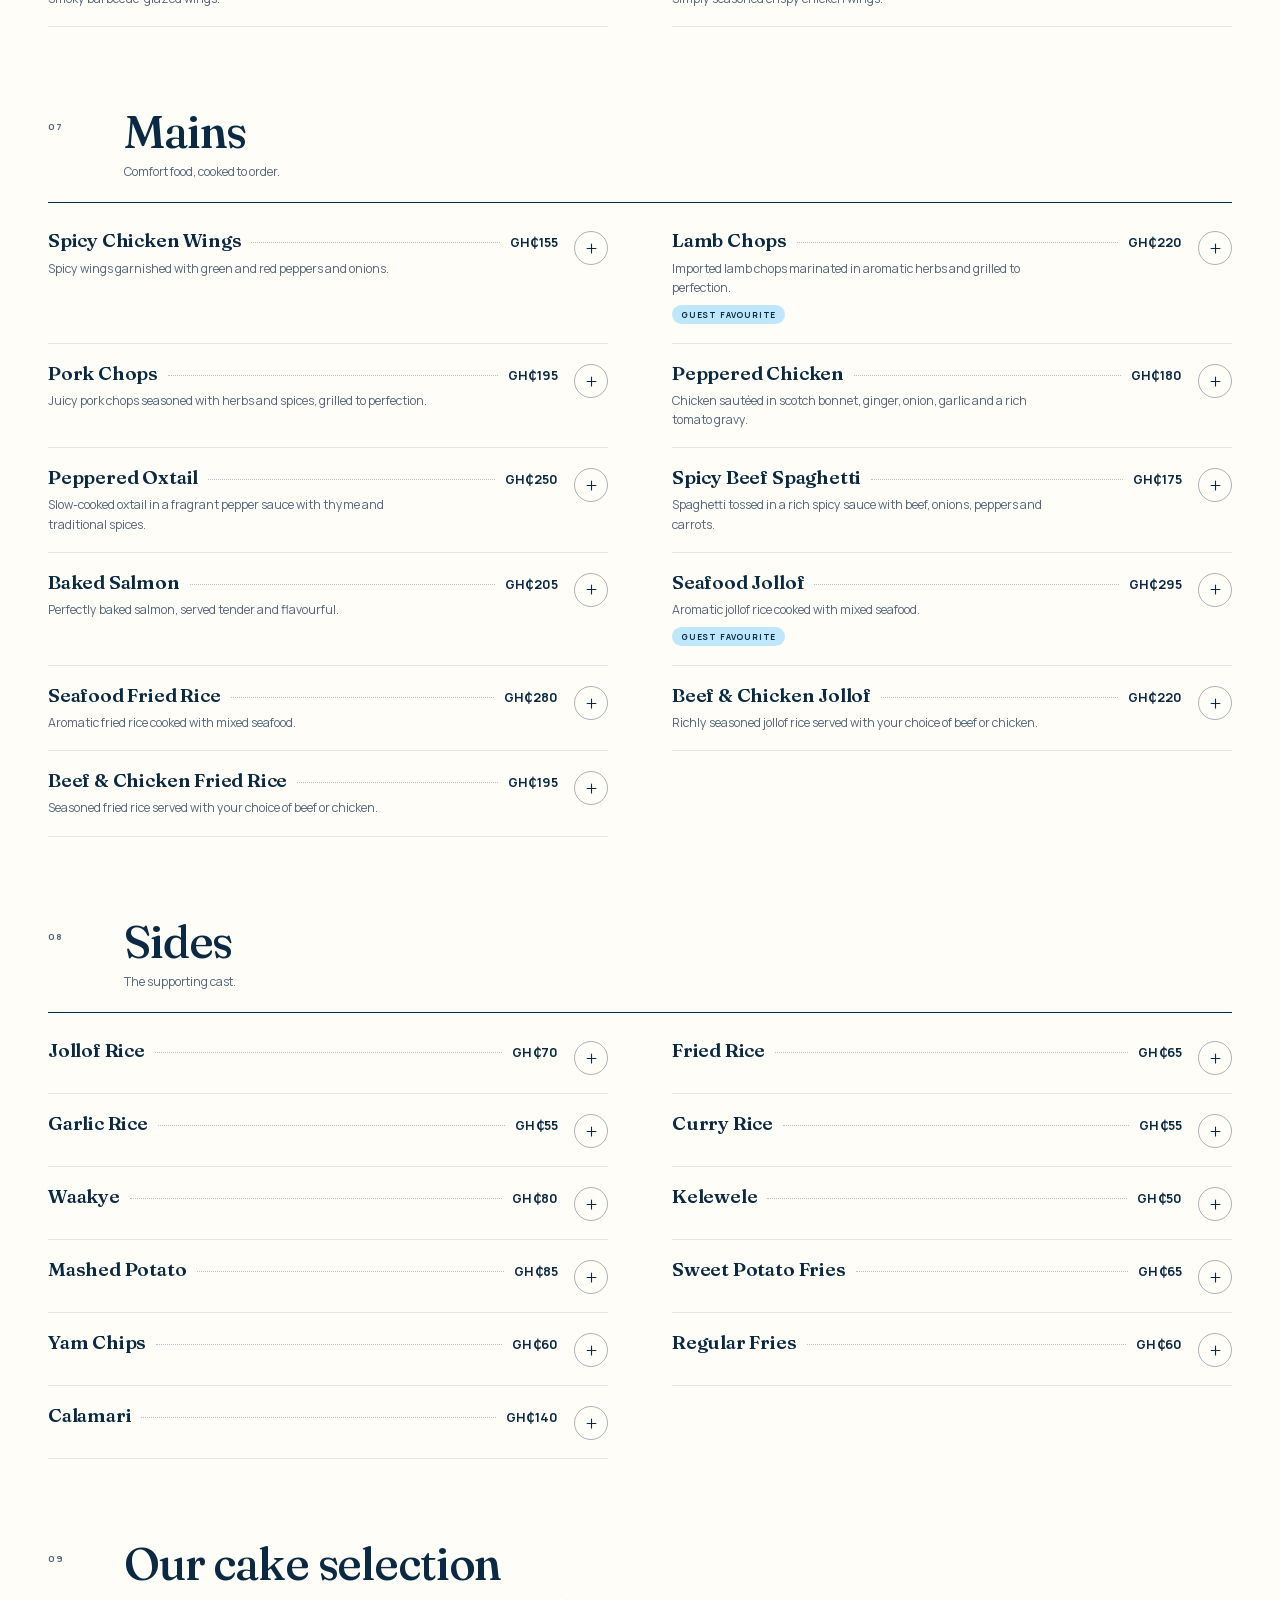
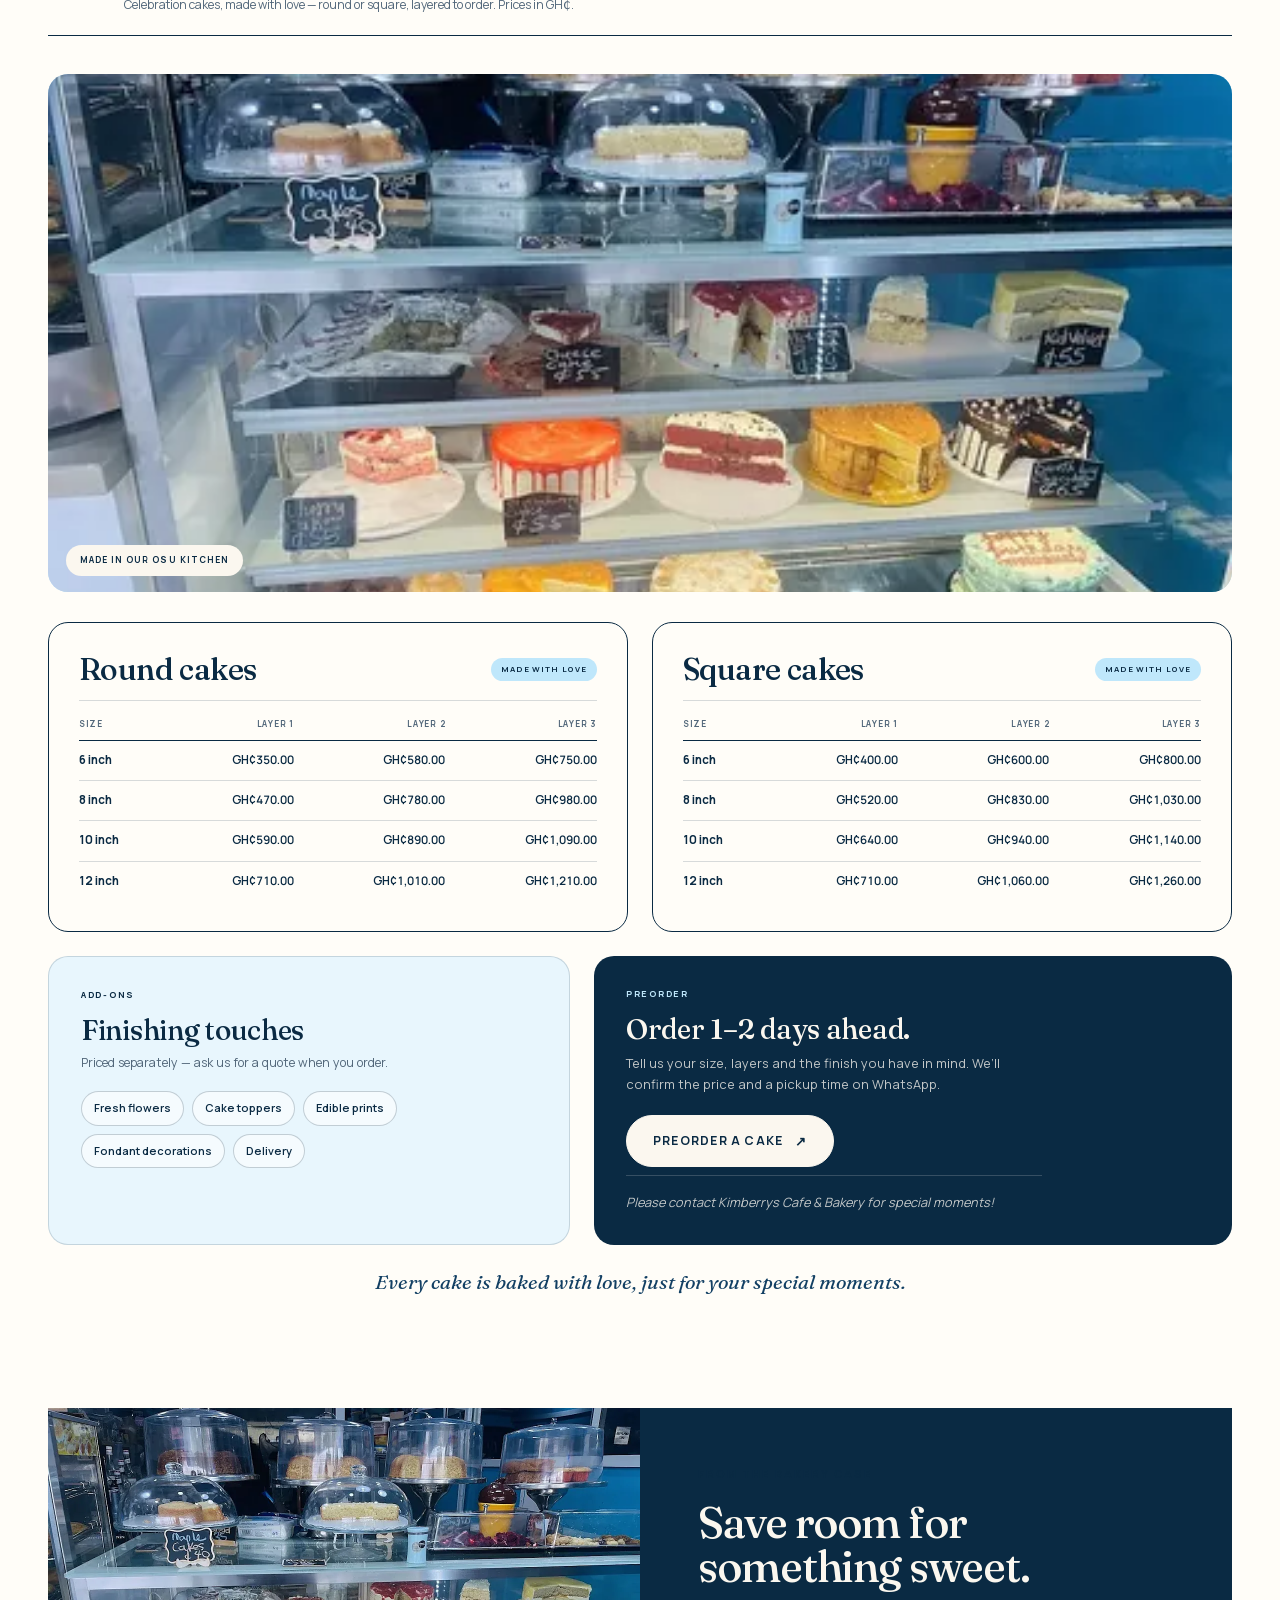
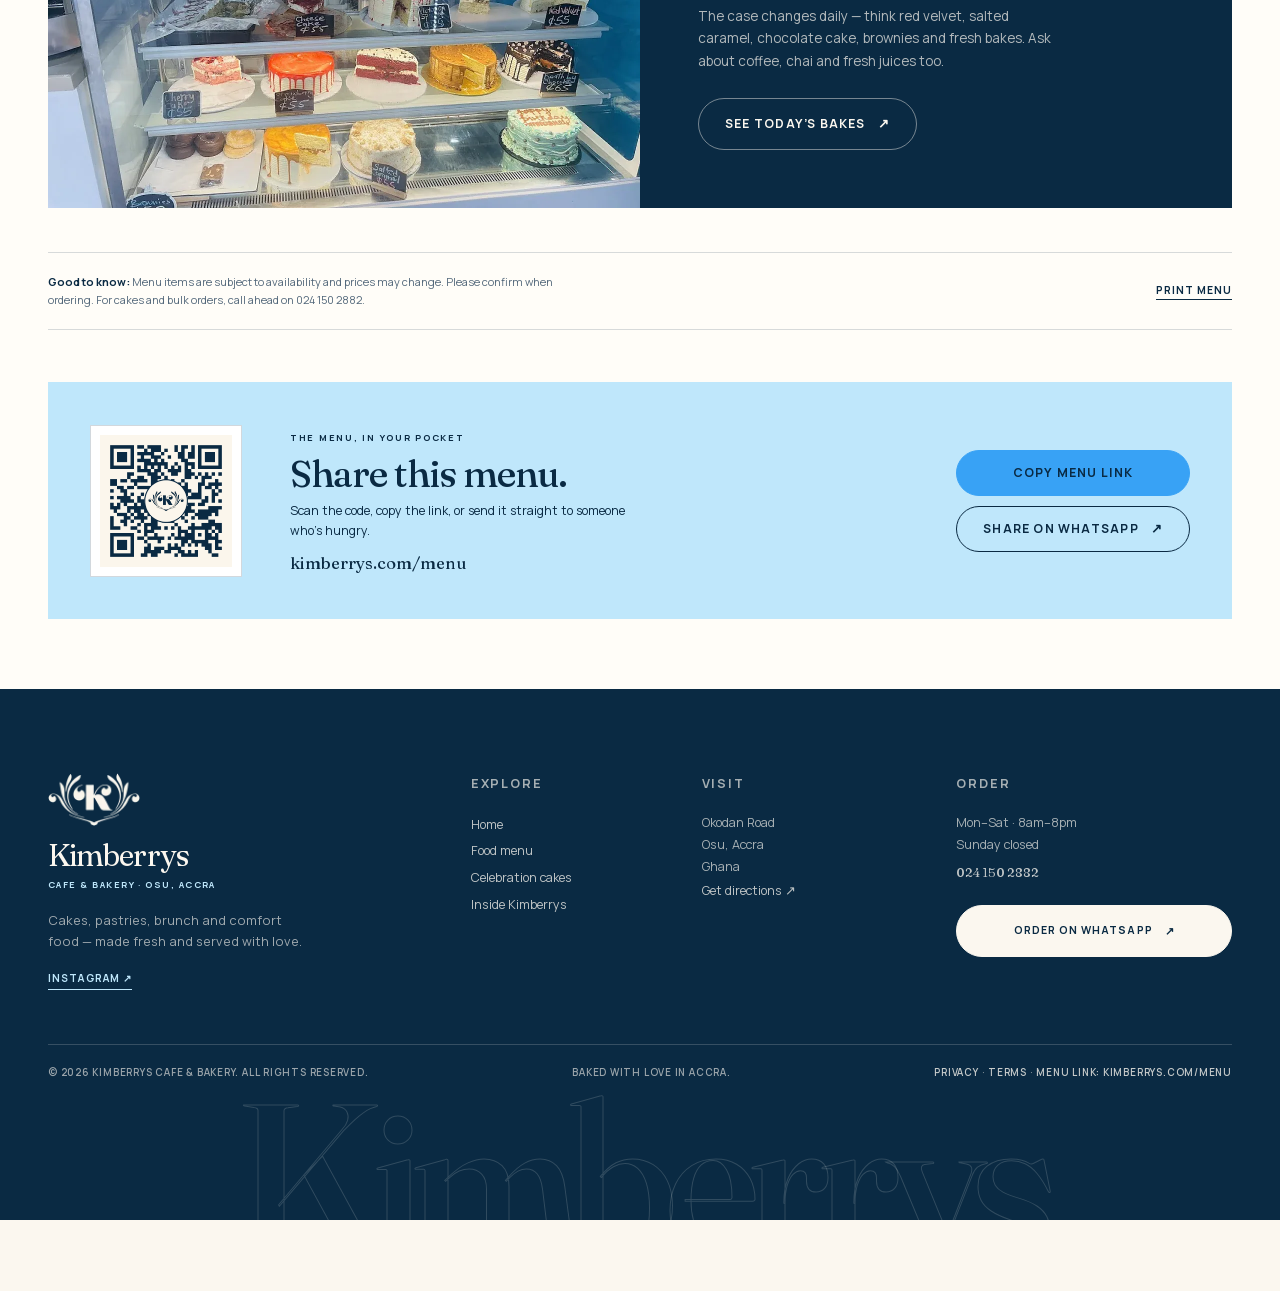
<file: menu.html>
<!DOCTYPE html>
<html lang="en-GH">
<head>
  <meta charset="utf-8">
  <meta name="viewport" content="width=device-width, initial-scale=1">
  <title>Food &amp; Cake Menu — Kimberrys Cafe &amp; Bakery, Osu</title>
  <meta name="description" content="The full Kimberrys menu: breakfast, pastries, sandwiches, wraps, salads, wings, mains, sides and celebration cakes. Made fresh on Okodan Road, Osu. Prices in GH₵. Order on WhatsApp.">
  <link rel="canonical" href="https://kimberrys.com/menu">
  <meta name="theme-color" content="#bfe7fb">

  <meta property="og:type" content="website">
  <meta property="og:site_name" content="Kimberrys Cafe &amp; Bakery">
  <meta property="og:title" content="The Food &amp; Cake Menu — Kimberrys Cafe &amp; Bakery">
  <meta property="og:description" content="Breakfast, pastries, sandwiches, salads, wings, mains, sides and celebration cakes — made fresh in Osu, Accra. Prices in GH₵.">
  <meta property="og:url" content="https://kimberrys.com/menu">
  <meta property="og:image" content="https://kimberrys.com/assets/brand/og-menu.jpg?v=20261124b">
  <meta property="og:image:width" content="1200">
  <meta property="og:image:height" content="630">
  <meta property="og:locale" content="en_GH">
  <meta name="twitter:card" content="summary_large_image">
  <meta name="twitter:title" content="The Food &amp; Cake Menu — Kimberrys Cafe &amp; Bakery">
  <meta name="twitter:description" content="Breakfast, pastries, sandwiches, salads, wings, mains, sides and celebration cakes — made fresh in Osu, Accra.">
  <meta name="twitter:image" content="https://kimberrys.com/assets/brand/og-menu.jpg?v=20261124b">

  <link rel="icon" href="assets/brand/favicon-32.png" sizes="32x32" type="image/png">
  <link rel="icon" href="assets/brand/favicon-16.png" sizes="16x16" type="image/png">
  <link rel="apple-touch-icon" href="assets/brand/apple-touch-icon.png">
  <link rel="manifest" href="site.webmanifest">
  <link rel="preload" href="assets/fonts/fraunces.woff2" as="font" type="font/woff2" crossorigin>
  <link rel="preload" href="assets/fonts/manrope.woff2" as="font" type="font/woff2" crossorigin>
  <link rel="stylesheet" href="styles.css?v=20261124b">
  <script type="application/ld+json">
{
  "@context": "https://schema.org",
  "@type": "Menu",
  "name": "Kimberrys Food Menu",
  "description": "Breakfast, pastries, sandwiches, wraps, salads, wings, mains, sides and celebration cakes at Kimberrys Cafe & Bakery in Osu, Accra.",
  "url": "https://kimberrys.com/menu",
  "inLanguage": "en-GH",
  "hasMenuSection": [
    {
      "@type": "MenuSection",
      "name": "Breakfast",
      "description": "A proper start — served through the morning.",
      "hasMenuItem": [
        {
          "@type": "MenuItem",
          "name": "Full English Breakfast",
          "description": "2 eggs, bacon, 2 sausages, baked beans, toasted bread and mushrooms, served with tea, coffee or juice.",
          "offers": {
            "@type": "Offer",
            "price": "250",
            "priceCurrency": "GHS",
            "availability": "https://schema.org/InStock"
          }
        },
        {
          "@type": "MenuItem",
          "name": "Ghanaian Breakfast",
          "description": "Traditional omelette, sausages and bread, served with milo tea or coffee.",
          "offers": {
            "@type": "Offer",
            "price": "160",
            "priceCurrency": "GHS",
            "availability": "https://schema.org/InStock"
          }
        },
        {
          "@type": "MenuItem",
          "name": "Melting Potatoes Brunch",
          "description": "Crispy golden potatoes served with bacon, sausage and your choice of egg.",
          "offers": {
            "@type": "Offer",
            "price": "120",
            "priceCurrency": "GHS",
            "availability": "https://schema.org/InStock"
          }
        },
        {
          "@type": "MenuItem",
          "name": "Pancake Delight",
          "description": "A 7-inch pancake served with your choice of syrup, fruits or ice cream.",
          "offers": {
            "@type": "Offer",
            "price": "180",
            "priceCurrency": "GHS",
            "availability": "https://schema.org/InStock"
          }
        }
      ]
    },
    {
      "@type": "MenuSection",
      "name": "Grab & Go Pastries",
      "description": "Flaky, buttery and best eaten warm.",
      "hasMenuItem": [
        {
          "@type": "MenuItem",
          "name": "Spring Rolls (4pcs)",
          "description": "Golden crispy rolls filled with savoury vegetables.",
          "offers": {
            "@type": "Offer",
            "price": "57",
            "priceCurrency": "GHS",
            "availability": "https://schema.org/InStock"
          }
        },
        {
          "@type": "MenuItem",
          "name": "Samosa (4pcs)",
          "description": "Crisp pastry pockets filled with a flavourful spiced filling.",
          "offers": {
            "@type": "Offer",
            "price": "58",
            "priceCurrency": "GHS",
            "availability": "https://schema.org/InStock"
          }
        },
        {
          "@type": "MenuItem",
          "name": "Beef Pie",
          "description": "Flaky pastry filled with seasoned beef.",
          "offers": {
            "@type": "Offer",
            "price": "45",
            "priceCurrency": "GHS",
            "availability": "https://schema.org/InStock"
          }
        },
        {
          "@type": "MenuItem",
          "name": "Fish Pie",
          "description": "Pastry filled with delicately seasoned fish.",
          "offers": {
            "@type": "Offer",
            "price": "45",
            "priceCurrency": "GHS",
            "availability": "https://schema.org/InStock"
          }
        },
        {
          "@type": "MenuItem",
          "name": "Chicken Pie",
          "description": "Buttery pastry stuffed with tender chicken filling.",
          "offers": {
            "@type": "Offer",
            "price": "45",
            "priceCurrency": "GHS",
            "availability": "https://schema.org/InStock"
          }
        },
        {
          "@type": "MenuItem",
          "name": "Sausage Rolls",
          "description": "Classic sausage wrapped in flaky puff pastry.",
          "offers": {
            "@type": "Offer",
            "price": "55",
            "priceCurrency": "GHS",
            "availability": "https://schema.org/InStock"
          }
        }
      ]
    },
    {
      "@type": "MenuSection",
      "name": "Sandwiches",
      "description": "Made to order on fresh bread.",
      "hasMenuItem": [
        {
          "@type": "MenuItem",
          "name": "Chicken Avocado",
          "description": "Grilled chicken paired with fresh avocado and crisp salad.",
          "offers": {
            "@type": "Offer",
            "price": "95",
            "priceCurrency": "GHS",
            "availability": "https://schema.org/InStock"
          }
        },
        {
          "@type": "MenuItem",
          "name": "Bacon & Egg",
          "description": "Classic bacon and egg combination.",
          "offers": {
            "@type": "Offer",
            "price": "115",
            "priceCurrency": "GHS",
            "availability": "https://schema.org/InStock"
          }
        },
        {
          "@type": "MenuItem",
          "name": "Chicken Club",
          "description": "Layered chicken sandwich with bacon, egg and fresh salad.",
          "offers": {
            "@type": "Offer",
            "price": "120",
            "priceCurrency": "GHS",
            "availability": "https://schema.org/InStock"
          }
        },
        {
          "@type": "MenuItem",
          "name": "Tuna & Sweetcorn",
          "description": "Tuna mixed with a creamy, zesty dressing.",
          "offers": {
            "@type": "Offer",
            "price": "98",
            "priceCurrency": "GHS",
            "availability": "https://schema.org/InStock"
          }
        }
      ]
    },
    {
      "@type": "MenuSection",
      "name": "Wraps",
      "description": "Warm wraps and paninis, packed with filling.",
      "hasMenuItem": [
        {
          "@type": "MenuItem",
          "name": "Bacon & Egg",
          "description": "Classic bacon and egg wrapped up.",
          "offers": {
            "@type": "Offer",
            "price": "120",
            "priceCurrency": "GHS",
            "availability": "https://schema.org/InStock"
          }
        },
        {
          "@type": "MenuItem",
          "name": "Tuna Wrap",
          "description": "Tuna, crisp salad and a creamy, zesty dressing in a warm wrap.",
          "offers": {
            "@type": "Offer",
            "price": "105",
            "priceCurrency": "GHS",
            "availability": "https://schema.org/InStock"
          }
        },
        {
          "@type": "MenuItem",
          "name": "Grilled Chicken",
          "description": "Tender grilled chicken served in a warm wrap or panini.",
          "offers": {
            "@type": "Offer",
            "price": "110",
            "priceCurrency": "GHS",
            "availability": "https://schema.org/InStock"
          }
        },
        {
          "@type": "MenuItem",
          "name": "Peppered Steak",
          "description": "Juicy steak strips with sautéed peppers.",
          "offers": {
            "@type": "Offer",
            "price": "135",
            "priceCurrency": "GHS",
            "availability": "https://schema.org/InStock"
          }
        }
      ]
    },
    {
      "@type": "MenuSection",
      "name": "Salads",
      "description": "Crisp, fresh and generously built.",
      "hasMenuItem": [
        {
          "@type": "MenuItem",
          "name": "Chicken Parmesan Salad",
          "description": "Grilled chicken, parmesan cheese, cucumber, tomatoes, onions, lettuce and carrots.",
          "offers": {
            "@type": "Offer",
            "price": "150",
            "priceCurrency": "GHS",
            "availability": "https://schema.org/InStock"
          }
        },
        {
          "@type": "MenuItem",
          "name": "Chicken Avocado Salad",
          "description": "Grilled chicken, avocado, lettuce, tomatoes, onions, cucumber, carrots and boiled egg.",
          "offers": {
            "@type": "Offer",
            "price": "135",
            "priceCurrency": "GHS",
            "availability": "https://schema.org/InStock"
          }
        },
        {
          "@type": "MenuItem",
          "name": "Marinated Shrimp Salad",
          "description": "Seasoned grilled shrimp served with fresh garden vegetables.",
          "offers": {
            "@type": "Offer",
            "price": "165",
            "priceCurrency": "GHS",
            "availability": "https://schema.org/InStock"
          }
        },
        {
          "@type": "MenuItem",
          "name": "Tuna Salad",
          "description": "Tuna chunks mixed with tomatoes, onions, cucumber, lettuce and dill.",
          "offers": {
            "@type": "Offer",
            "price": "125",
            "priceCurrency": "GHS",
            "availability": "https://schema.org/InStock"
          }
        },
        {
          "@type": "MenuItem",
          "name": "Garden Salad",
          "description": "Fresh lettuce, tomatoes, onions, cucumber and carrots, with a choice of honey mustard or balsamic vinaigrette.",
          "offers": {
            "@type": "Offer",
            "price": "85",
            "priceCurrency": "GHS",
            "availability": "https://schema.org/InStock"
          }
        }
      ]
    },
    {
      "@type": "MenuSection",
      "name": "Finger Licking Chicken Wings",
      "description": "Portion of 6 — pick your glaze.",
      "hasMenuItem": [
        {
          "@type": "MenuItem",
          "name": "Cheesy Parmesan Wings",
          "description": "Crispy wings coated in rich parmesan cheese.",
          "offers": {
            "@type": "Offer",
            "price": "180",
            "priceCurrency": "GHS",
            "availability": "https://schema.org/InStock"
          }
        },
        {
          "@type": "MenuItem",
          "name": "Ghanaian Green Chilli Wings",
          "description": "Wings tossed in a vibrant green chilli sauce.",
          "offers": {
            "@type": "Offer",
            "price": "110",
            "priceCurrency": "GHS",
            "availability": "https://schema.org/InStock"
          }
        },
        {
          "@type": "MenuItem",
          "name": "BBQ Wings",
          "description": "Smoky barbecue-glazed wings.",
          "offers": {
            "@type": "Offer",
            "price": "120",
            "priceCurrency": "GHS",
            "availability": "https://schema.org/InStock"
          }
        },
        {
          "@type": "MenuItem",
          "name": "Plain Wings",
          "description": "Simply seasoned crispy chicken wings.",
          "offers": {
            "@type": "Offer",
            "price": "100",
            "priceCurrency": "GHS",
            "availability": "https://schema.org/InStock"
          }
        }
      ]
    },
    {
      "@type": "MenuSection",
      "name": "Mains",
      "description": "Comfort food, cooked to order.",
      "hasMenuItem": [
        {
          "@type": "MenuItem",
          "name": "Spicy Chicken Wings",
          "description": "Spicy wings garnished with green and red peppers and onions.",
          "offers": {
            "@type": "Offer",
            "price": "155",
            "priceCurrency": "GHS",
            "availability": "https://schema.org/InStock"
          }
        },
        {
          "@type": "MenuItem",
          "name": "Lamb Chops",
          "description": "Imported lamb chops marinated in aromatic herbs and grilled to perfection.",
          "offers": {
            "@type": "Offer",
            "price": "220",
            "priceCurrency": "GHS",
            "availability": "https://schema.org/InStock"
          }
        },
        {
          "@type": "MenuItem",
          "name": "Pork Chops",
          "description": "Juicy pork chops seasoned with herbs and spices, grilled to perfection.",
          "offers": {
            "@type": "Offer",
            "price": "195",
            "priceCurrency": "GHS",
            "availability": "https://schema.org/InStock"
          }
        },
        {
          "@type": "MenuItem",
          "name": "Peppered Chicken",
          "description": "Chicken sautéed in scotch bonnet, ginger, onion, garlic and a rich tomato gravy.",
          "offers": {
            "@type": "Offer",
            "price": "180",
            "priceCurrency": "GHS",
            "availability": "https://schema.org/InStock"
          }
        },
        {
          "@type": "MenuItem",
          "name": "Peppered Oxtail",
          "description": "Slow-cooked oxtail in a fragrant pepper sauce with thyme and traditional spices.",
          "offers": {
            "@type": "Offer",
            "price": "250",
            "priceCurrency": "GHS",
            "availability": "https://schema.org/InStock"
          }
        },
        {
          "@type": "MenuItem",
          "name": "Spicy Beef Spaghetti",
          "description": "Spaghetti tossed in a rich spicy sauce with beef, onions, peppers and carrots.",
          "offers": {
            "@type": "Offer",
            "price": "175",
            "priceCurrency": "GHS",
            "availability": "https://schema.org/InStock"
          }
        },
        {
          "@type": "MenuItem",
          "name": "Baked Salmon",
          "description": "Perfectly baked salmon, served tender and flavourful.",
          "offers": {
            "@type": "Offer",
            "price": "205",
            "priceCurrency": "GHS",
            "availability": "https://schema.org/InStock"
          }
        },
        {
          "@type": "MenuItem",
          "name": "Seafood Jollof",
          "description": "Aromatic jollof rice cooked with mixed seafood.",
          "offers": {
            "@type": "Offer",
            "price": "295",
            "priceCurrency": "GHS",
            "availability": "https://schema.org/InStock"
          }
        },
        {
          "@type": "MenuItem",
          "name": "Seafood Fried Rice",
          "description": "Aromatic fried rice cooked with mixed seafood.",
          "offers": {
            "@type": "Offer",
            "price": "280",
            "priceCurrency": "GHS",
            "availability": "https://schema.org/InStock"
          }
        },
        {
          "@type": "MenuItem",
          "name": "Beef & Chicken Jollof",
          "description": "Richly seasoned jollof rice served with your choice of beef or chicken.",
          "offers": {
            "@type": "Offer",
            "price": "220",
            "priceCurrency": "GHS",
            "availability": "https://schema.org/InStock"
          }
        },
        {
          "@type": "MenuItem",
          "name": "Beef & Chicken Fried Rice",
          "description": "Seasoned fried rice served with your choice of beef or chicken.",
          "offers": {
            "@type": "Offer",
            "price": "195",
            "priceCurrency": "GHS",
            "availability": "https://schema.org/InStock"
          }
        }
      ]
    },
    {
      "@type": "MenuSection",
      "name": "Sides",
      "description": "The supporting cast.",
      "hasMenuItem": [
        {
          "@type": "MenuItem",
          "name": "Jollof Rice",
          "offers": {
            "@type": "Offer",
            "price": "70",
            "priceCurrency": "GHS",
            "availability": "https://schema.org/InStock"
          }
        },
        {
          "@type": "MenuItem",
          "name": "Fried Rice",
          "offers": {
            "@type": "Offer",
            "price": "65",
            "priceCurrency": "GHS",
            "availability": "https://schema.org/InStock"
          }
        },
        {
          "@type": "MenuItem",
          "name": "Garlic Rice",
          "offers": {
            "@type": "Offer",
            "price": "55",
            "priceCurrency": "GHS",
            "availability": "https://schema.org/InStock"
          }
        },
        {
          "@type": "MenuItem",
          "name": "Curry Rice",
          "offers": {
            "@type": "Offer",
            "price": "55",
            "priceCurrency": "GHS",
            "availability": "https://schema.org/InStock"
          }
        },
        {
          "@type": "MenuItem",
          "name": "Waakye",
          "offers": {
            "@type": "Offer",
            "price": "80",
            "priceCurrency": "GHS",
            "availability": "https://schema.org/InStock"
          }
        },
        {
          "@type": "MenuItem",
          "name": "Kelewele",
          "offers": {
            "@type": "Offer",
            "price": "50",
            "priceCurrency": "GHS",
            "availability": "https://schema.org/InStock"
          }
        },
        {
          "@type": "MenuItem",
          "name": "Mashed Potato",
          "offers": {
            "@type": "Offer",
            "price": "85",
            "priceCurrency": "GHS",
            "availability": "https://schema.org/InStock"
          }
        },
        {
          "@type": "MenuItem",
          "name": "Sweet Potato Fries",
          "offers": {
            "@type": "Offer",
            "price": "65",
            "priceCurrency": "GHS",
            "availability": "https://schema.org/InStock"
          }
        },
        {
          "@type": "MenuItem",
          "name": "Yam Chips",
          "offers": {
            "@type": "Offer",
            "price": "60",
            "priceCurrency": "GHS",
            "availability": "https://schema.org/InStock"
          }
        },
        {
          "@type": "MenuItem",
          "name": "Regular Fries",
          "offers": {
            "@type": "Offer",
            "price": "60",
            "priceCurrency": "GHS",
            "availability": "https://schema.org/InStock"
          }
        },
        {
          "@type": "MenuItem",
          "name": "Calamari",
          "offers": {
            "@type": "Offer",
            "price": "140",
            "priceCurrency": "GHS",
            "availability": "https://schema.org/InStock"
          }
        }
      ]
    },
    {
      "@type": "MenuSection",
      "name": "Celebration cakes",
      "description": "Kim cakes made with love: round and square celebration cakes in 6, 8, 10 and 12 inch sizes, with one to three layers. Add-ons and delivery priced separately. Preorder one to two days ahead."
    }
  ]
}
  </script>
</head>
<body class="page-menu" data-page="menu">
  <a class="skip-link" href="#main">Skip to content</a>

  <div class="topbar">
    <div class="wrap topbar__inner">
      <p class="topbar__note"><span class="status-dot" aria-hidden="true"></span> Freshly baked in Osu <span class="topbar__sep">·</span> <span data-open-text>Open Mon–Sat, 8am–8pm</span></p>
      <div class="topbar__links">
        <a href="tel:+233241502882">024 150 2882</a>
        <span aria-hidden="true">·</span>
        <a href="https://www.instagram.com/kimberryscafeandbakery/" target="_blank" rel="noopener">@kimberryscafeandbakery</a>
      </div>
    </div>
  </div>

  <header class="site-header" data-header>
    <div class="wrap header__inner">
      <a class="brand" href="index.html">
        <img class="brand__mark" src="assets/brand/logo-mark-blue-144.webp?v=20261124b" alt="" width="72" height="41">
        <span class="brand__text"><span class="brand__name">Kimberrys</span><span class="brand__sub">Cafe &amp; Bakery</span></span>
      </a>
      <nav class="main-nav" aria-label="Primary">
        <a href="index.html">Home</a>
        <a href="menu.html" aria-current="page">Menu</a>
        <a href="index.html#visit">Visit</a>
      </nav>
      <div class="header__actions">
        <a class="header__phone" href="tel:+233241502882" aria-label="Call Kimberrys on 024 150 2882">
          <svg viewBox="0 0 24 24" aria-hidden="true"><path d="M6.6 3.2 9 8.1 6.8 9.8a15.4 15.4 0 0 0 7.4 7.4l1.7-2.2 4.9 2.4-.7 3.2a2 2 0 0 1-1.9 1.5C9.5 22.1 1.9 14.5 1.9 5.8A2 2 0 0 1 3.4 3.9l3.2-.7Z" fill="none" stroke="currentColor" stroke-width="1.7" stroke-linejoin="round"/></svg>
        </a>
        <a class="btn btn--ink header__cta" href="https://wa.me/233241502882?text=Hi%20Kimberrys!%20I%27d%20like%20to%20place%20an%20order.%20Could%20you%20let%20me%20know%20what%27s%20available%20today%3F" target="_blank" rel="noopener">Order Now <span class="btn__arrow" aria-hidden="true">↗</span></a>
        <button class="nav-toggle" type="button" aria-label="Open navigation" aria-expanded="false" aria-controls="nav-dialog" data-nav-open>
          <span></span><span></span>
        </button>
      </div>
    </div>
  </header>

  <dialog class="nav-dialog" id="nav-dialog" aria-label="Mobile navigation">
    <div class="nav-dialog__head">
      <a class="brand" href="index.html" aria-label="Kimberrys home">
        <img class="brand__mark" src="assets/brand/logo-mark-blue-144.webp?v=20261124b" alt="" width="72" height="41">
        <span class="brand__text"><span class="brand__name">Kimberrys</span><span class="brand__sub">Cafe &amp; Bakery</span></span>
      </a>
      <button class="nav-dialog__close" type="button" aria-label="Close navigation" data-nav-close>Close <span aria-hidden="true">×</span></button>
    </div>
    <nav class="nav-dialog__links" aria-label="Mobile primary">
      <a href="index.html"><span>01</span> Home</a>
      <a href="menu.html" aria-current="page"><span>02</span> Menu</a>
      <a href="index.html#visit"><span>03</span> Visit</a>
    </nav>
    <div class="nav-dialog__foot">
      <p>Okodan Road, Osu · Accra, Ghana</p>
      <a class="btn btn--ink" href="https://wa.me/233241502882?text=Hi%20Kimberrys!%20I%27d%20like%20to%20place%20an%20order." target="_blank" rel="noopener">Order on WhatsApp <span class="btn__arrow" aria-hidden="true">↗</span></a>
      <a class="nav-dialog__phone" href="tel:+233241502882">024 150 2882</a>
    </div>
  </dialog>

  <main id="main">
    <section class="menu-hero">
      <div class="wrap">
        <nav class="breadcrumb" aria-label="Breadcrumb">
          <a href="index.html">Home</a><span aria-hidden="true">/</span><span data-menu-hero-crumb>Food menu</span>
        </nav>
        <div class="menu-hero__grid">
          <div class="menu-hero__copy">
            <p class="eyebrow"><span class="eyebrow__dot" aria-hidden="true"></span> <span data-menu-hero-eyebrow>Kimberrys · Osu, Accra</span></p>
            <h1><span data-menu-hero-title>The food</span> <em data-menu-hero-em>menu.</em></h1>
            <p class="menu-hero__lede" data-menu-hero-lede>Breakfast, pastries, sandwiches, salads, wings, celebration cakes and proper comfort food — made fresh in our kitchen and served with love.</p>
            <div class="menu-hero__actions">
              <button class="btn btn--ink" type="button" data-open-order>Start an order <svg class="icon" viewBox="0 0 24 24" aria-hidden="true"><path d="M6 8h12l-1 12H7L6 8Zm3 0V6a3 3 0 0 1 6 0v2" fill="none" stroke="currentColor" stroke-width="1.7" stroke-linecap="round" stroke-linejoin="round"/></svg></button>
              <button class="btn btn--outline" type="button" data-share>Share menu <svg class="icon" viewBox="0 0 24 24" aria-hidden="true"><path d="M12 15V3m0 0L8 7m4-4 4 4M5 13v6a2 2 0 0 0 2 2h10a2 2 0 0 0 2-2v-6" fill="none" stroke="currentColor" stroke-width="1.7" stroke-linecap="round" stroke-linejoin="round"/></svg></button>
            </div>
            <div class="menu-search">
              <svg class="menu-search__icon" viewBox="0 0 24 24" aria-hidden="true"><circle cx="10.5" cy="10.5" r="6.5" fill="none" stroke="currentColor" stroke-width="1.8"/><path d="m16 16 5 5" stroke="currentColor" stroke-width="1.8" stroke-linecap="round"/></svg>
              <label class="visually-hidden" for="menu-search">Search the menu</label>
              <input id="menu-search" type="search" placeholder="Find a dish — wings, jollof, pancakes…" autocomplete="off" data-menu-search>
              <button class="menu-search__clear" type="button" aria-label="Clear search" data-clear-search hidden>×</button>
            </div>
            <p class="menu-hero__note">Prices in Ghana cedis (GH₵) · Dine in or take away</p>
          </div>
          <div class="menu-hero__media">
            <img src="assets/img/platter.webp" srcset="assets/img/platter-480.webp 480w, assets/img/platter-640.webp 640w, assets/img/platter-720.webp 720w, assets/img/platter.webp 1000w" sizes="(max-width: 1020px) calc(100vw - 40px), 560px" alt="A platter of grilled meats, seafood and sides at Kimberrys" width="1000" height="700" fetchpriority="high" data-menu-hero-img>
            <div class="menu-hero__badge"><strong data-menu-hero-badge>49</strong><span data-menu-hero-badge-label>dishes</span></div>
            <p class="menu-hero__caption" data-menu-hero-caption>Straight from the kitchen</p>
          </div>
        </div>
      </div>
    </section>

    <div class="menu-tools" data-menu-tools>
      <div class="wrap menu-tools__inner">
        <nav class="menu-tabs" aria-label="Jump to a menu section">
          <a class="menu-tab" href="#breakfast">Breakfast</a>
          <a class="menu-tab" href="#pastries">Pastries</a>
          <a class="menu-tab" href="#sandwiches">Sandwiches</a>
          <a class="menu-tab" href="#wraps">Wraps</a>
          <a class="menu-tab" href="#salads">Salads</a>
          <a class="menu-tab" href="#wings">Wings</a>
          <a class="menu-tab" href="#mains">Mains</a>
          <a class="menu-tab" href="#sides">Sides</a>
          <a class="menu-tab" href="#cakes">Cakes</a>
        </nav>
        <div class="menu-tools__right">
          <span class="menu-tools__count" data-result-count hidden></span>
          <button class="menu-tools__bag" type="button" data-open-order>
            <svg viewBox="0 0 24 24" aria-hidden="true"><path d="M6 8h12l-1 12H7L6 8Zm3 0V6a3 3 0 0 1 6 0v2" fill="none" stroke="currentColor" stroke-width="1.7" stroke-linecap="round" stroke-linejoin="round"/></svg>
            <span class="visually-hidden">Open your order,</span>
            <span data-order-count>0</span>
          </button>
        </div>
      </div>
    </div>

    <div class="menu-body">
      <div class="wrap">
      <section class="menu-section" id="breakfast" data-menu-section aria-labelledby="breakfast-title">
        <header class="menu-section__head">
          <span class="menu-section__no">01</span>
          <div>
            <h2 id="breakfast-title">Breakfast</h2>
            <p>A proper start — served through the morning.</p>
          </div>
        </header>
        <div class="menu-grid">
        <article class="dish" data-id="full-english-breakfast" data-name="Full English Breakfast" data-price="250" data-section="breakfast">
          <div class="dish__info">
            <div class="dish__row">
              <h3 class="dish__name">Full English Breakfast</h3>
              <span class="dish__leader" aria-hidden="true"></span>
              <span class="dish__price">GH₵250</span>
            </div>
          <p class="dish__desc">2 eggs, bacon, 2 sausages, baked beans, toasted bread and mushrooms, served with tea, coffee or juice.</p>
          <span class="dish__tag">The full works</span>
          </div>
          <button class="dish__add" type="button" data-add aria-label="Add Full English Breakfast to your order"><svg viewBox="0 0 24 24" aria-hidden="true"><path d="M12 5v14M5 12h14" fill="none" stroke="currentColor" stroke-width="1.8" stroke-linecap="round"/></svg></button>
        </article>
        <article class="dish" data-id="ghanaian-breakfast" data-name="Ghanaian Breakfast" data-price="160" data-section="breakfast">
          <div class="dish__info">
            <div class="dish__row">
              <h3 class="dish__name">Ghanaian Breakfast</h3>
              <span class="dish__leader" aria-hidden="true"></span>
              <span class="dish__price">GH₵160</span>
            </div>
          <p class="dish__desc">Traditional omelette, sausages and bread, served with milo tea or coffee.</p>
          </div>
          <button class="dish__add" type="button" data-add aria-label="Add Ghanaian Breakfast to your order"><svg viewBox="0 0 24 24" aria-hidden="true"><path d="M12 5v14M5 12h14" fill="none" stroke="currentColor" stroke-width="1.8" stroke-linecap="round"/></svg></button>
        </article>
        <article class="dish" data-id="melting-potatoes-brunch" data-name="Melting Potatoes Brunch" data-price="120" data-section="breakfast">
          <div class="dish__info">
            <div class="dish__row">
              <h3 class="dish__name">Melting Potatoes Brunch</h3>
              <span class="dish__leader" aria-hidden="true"></span>
              <span class="dish__price">GH₵120</span>
            </div>
          <p class="dish__desc">Crispy golden potatoes served with bacon, sausage and your choice of egg.</p>
          </div>
          <button class="dish__add" type="button" data-add aria-label="Add Melting Potatoes Brunch to your order"><svg viewBox="0 0 24 24" aria-hidden="true"><path d="M12 5v14M5 12h14" fill="none" stroke="currentColor" stroke-width="1.8" stroke-linecap="round"/></svg></button>
        </article>
        <article class="dish" data-id="pancake-delight" data-name="Pancake Delight" data-price="180" data-section="breakfast">
          <div class="dish__info">
            <div class="dish__row">
              <h3 class="dish__name">Pancake Delight</h3>
              <span class="dish__leader" aria-hidden="true"></span>
              <span class="dish__price">GH₵180</span>
            </div>
          <p class="dish__desc">A 7-inch pancake served with your choice of syrup, fruits or ice cream.</p>
          </div>
          <button class="dish__add" type="button" data-add aria-label="Add Pancake Delight to your order"><svg viewBox="0 0 24 24" aria-hidden="true"><path d="M12 5v14M5 12h14" fill="none" stroke="currentColor" stroke-width="1.8" stroke-linecap="round"/></svg></button>
        </article>
        </div>
      </section>

      <section class="menu-section" id="pastries" data-menu-section aria-labelledby="pastries-title">
        <header class="menu-section__head">
          <span class="menu-section__no">02</span>
          <div>
            <h2 id="pastries-title">Grab &amp; Go Pastries</h2>
            <p>Flaky, buttery and best eaten warm.</p>
          </div>
        </header>
        <div class="menu-grid">
        <article class="dish" data-id="spring-rolls" data-name="Spring Rolls (4pcs)" data-price="57" data-section="pastries">
          <div class="dish__info">
            <div class="dish__row">
              <h3 class="dish__name">Spring Rolls (4pcs)</h3>
              <span class="dish__leader" aria-hidden="true"></span>
              <span class="dish__price">GH₵57</span>
            </div>
          <p class="dish__desc">Golden crispy rolls filled with savoury vegetables.</p>
          </div>
          <button class="dish__add" type="button" data-add aria-label="Add Spring Rolls (4pcs) to your order"><svg viewBox="0 0 24 24" aria-hidden="true"><path d="M12 5v14M5 12h14" fill="none" stroke="currentColor" stroke-width="1.8" stroke-linecap="round"/></svg></button>
        </article>
        <article class="dish" data-id="samosa" data-name="Samosa (4pcs)" data-price="58" data-section="pastries">
          <div class="dish__info">
            <div class="dish__row">
              <h3 class="dish__name">Samosa (4pcs)</h3>
              <span class="dish__leader" aria-hidden="true"></span>
              <span class="dish__price">GH₵58</span>
            </div>
          <p class="dish__desc">Crisp pastry pockets filled with a flavourful spiced filling.</p>
          </div>
          <button class="dish__add" type="button" data-add aria-label="Add Samosa (4pcs) to your order"><svg viewBox="0 0 24 24" aria-hidden="true"><path d="M12 5v14M5 12h14" fill="none" stroke="currentColor" stroke-width="1.8" stroke-linecap="round"/></svg></button>
        </article>
        <article class="dish" data-id="beef-pie" data-name="Beef Pie" data-price="45" data-section="pastries">
          <div class="dish__info">
            <div class="dish__row">
              <h3 class="dish__name">Beef Pie</h3>
              <span class="dish__leader" aria-hidden="true"></span>
              <span class="dish__price">GH₵45</span>
            </div>
          <p class="dish__desc">Flaky pastry filled with seasoned beef.</p>
          </div>
          <button class="dish__add" type="button" data-add aria-label="Add Beef Pie to your order"><svg viewBox="0 0 24 24" aria-hidden="true"><path d="M12 5v14M5 12h14" fill="none" stroke="currentColor" stroke-width="1.8" stroke-linecap="round"/></svg></button>
        </article>
        <article class="dish" data-id="fish-pie" data-name="Fish Pie" data-price="45" data-section="pastries">
          <div class="dish__info">
            <div class="dish__row">
              <h3 class="dish__name">Fish Pie</h3>
              <span class="dish__leader" aria-hidden="true"></span>
              <span class="dish__price">GH₵45</span>
            </div>
          <p class="dish__desc">Pastry filled with delicately seasoned fish.</p>
          </div>
          <button class="dish__add" type="button" data-add aria-label="Add Fish Pie to your order"><svg viewBox="0 0 24 24" aria-hidden="true"><path d="M12 5v14M5 12h14" fill="none" stroke="currentColor" stroke-width="1.8" stroke-linecap="round"/></svg></button>
        </article>
        <article class="dish" data-id="chicken-pie" data-name="Chicken Pie" data-price="45" data-section="pastries">
          <div class="dish__info">
            <div class="dish__row">
              <h3 class="dish__name">Chicken Pie</h3>
              <span class="dish__leader" aria-hidden="true"></span>
              <span class="dish__price">GH₵45</span>
            </div>
          <p class="dish__desc">Buttery pastry stuffed with tender chicken filling.</p>
          </div>
          <button class="dish__add" type="button" data-add aria-label="Add Chicken Pie to your order"><svg viewBox="0 0 24 24" aria-hidden="true"><path d="M12 5v14M5 12h14" fill="none" stroke="currentColor" stroke-width="1.8" stroke-linecap="round"/></svg></button>
        </article>
        <article class="dish" data-id="sausage-rolls" data-name="Sausage Rolls" data-price="55" data-section="pastries">
          <div class="dish__info">
            <div class="dish__row">
              <h3 class="dish__name">Sausage Rolls</h3>
              <span class="dish__leader" aria-hidden="true"></span>
              <span class="dish__price">GH₵55</span>
            </div>
          <p class="dish__desc">Classic sausage wrapped in flaky puff pastry.</p>
          <span class="dish__tag">Sells out fast</span>
          </div>
          <button class="dish__add" type="button" data-add aria-label="Add Sausage Rolls to your order"><svg viewBox="0 0 24 24" aria-hidden="true"><path d="M12 5v14M5 12h14" fill="none" stroke="currentColor" stroke-width="1.8" stroke-linecap="round"/></svg></button>
        </article>
        </div>
      </section>

      <section class="menu-section" id="sandwiches" data-menu-section aria-labelledby="sandwiches-title">
        <header class="menu-section__head">
          <span class="menu-section__no">03</span>
          <div>
            <h2 id="sandwiches-title">Sandwiches</h2>
            <p>Made to order on fresh bread.</p>
          </div>
        </header>
        <div class="menu-grid">
        <article class="dish" data-id="chicken-avocado-sandwich" data-name="Chicken Avocado" data-price="95" data-section="sandwiches">
          <div class="dish__info">
            <div class="dish__row">
              <h3 class="dish__name">Chicken Avocado</h3>
              <span class="dish__leader" aria-hidden="true"></span>
              <span class="dish__price">GH₵95</span>
            </div>
          <p class="dish__desc">Grilled chicken paired with fresh avocado and crisp salad.</p>
          </div>
          <button class="dish__add" type="button" data-add aria-label="Add Chicken Avocado to your order"><svg viewBox="0 0 24 24" aria-hidden="true"><path d="M12 5v14M5 12h14" fill="none" stroke="currentColor" stroke-width="1.8" stroke-linecap="round"/></svg></button>
        </article>
        <article class="dish" data-id="bacon-egg-sandwich" data-name="Bacon &amp; Egg" data-price="115" data-section="sandwiches">
          <div class="dish__info">
            <div class="dish__row">
              <h3 class="dish__name">Bacon &amp; Egg</h3>
              <span class="dish__leader" aria-hidden="true"></span>
              <span class="dish__price">GH₵115</span>
            </div>
          <p class="dish__desc">Classic bacon and egg combination.</p>
          </div>
          <button class="dish__add" type="button" data-add aria-label="Add Bacon &amp; Egg to your order"><svg viewBox="0 0 24 24" aria-hidden="true"><path d="M12 5v14M5 12h14" fill="none" stroke="currentColor" stroke-width="1.8" stroke-linecap="round"/></svg></button>
        </article>
        <article class="dish" data-id="chicken-club" data-name="Chicken Club" data-price="120" data-section="sandwiches">
          <div class="dish__info">
            <div class="dish__row">
              <h3 class="dish__name">Chicken Club</h3>
              <span class="dish__leader" aria-hidden="true"></span>
              <span class="dish__price">GH₵120</span>
            </div>
          <p class="dish__desc">Layered chicken sandwich with bacon, egg and fresh salad.</p>
          </div>
          <button class="dish__add" type="button" data-add aria-label="Add Chicken Club to your order"><svg viewBox="0 0 24 24" aria-hidden="true"><path d="M12 5v14M5 12h14" fill="none" stroke="currentColor" stroke-width="1.8" stroke-linecap="round"/></svg></button>
        </article>
        <article class="dish" data-id="tuna-sweetcorn" data-name="Tuna &amp; Sweetcorn" data-price="98" data-section="sandwiches">
          <div class="dish__info">
            <div class="dish__row">
              <h3 class="dish__name">Tuna &amp; Sweetcorn</h3>
              <span class="dish__leader" aria-hidden="true"></span>
              <span class="dish__price">GH₵98</span>
            </div>
          <p class="dish__desc">Tuna mixed with a creamy, zesty dressing.</p>
          </div>
          <button class="dish__add" type="button" data-add aria-label="Add Tuna &amp; Sweetcorn to your order"><svg viewBox="0 0 24 24" aria-hidden="true"><path d="M12 5v14M5 12h14" fill="none" stroke="currentColor" stroke-width="1.8" stroke-linecap="round"/></svg></button>
        </article>
        </div>
      </section>

      <section class="menu-section" id="wraps" data-menu-section aria-labelledby="wraps-title">
        <header class="menu-section__head">
          <span class="menu-section__no">04</span>
          <div>
            <h2 id="wraps-title">Wraps</h2>
            <p>Warm wraps and paninis, packed with filling.</p>
          </div>
        </header>
        <div class="menu-grid">
        <article class="dish" data-id="bacon-egg-wrap" data-name="Bacon &amp; Egg" data-price="120" data-section="wraps">
          <div class="dish__info">
            <div class="dish__row">
              <h3 class="dish__name">Bacon &amp; Egg</h3>
              <span class="dish__leader" aria-hidden="true"></span>
              <span class="dish__price">GH₵120</span>
            </div>
          <p class="dish__desc">Classic bacon and egg wrapped up.</p>
          </div>
          <button class="dish__add" type="button" data-add aria-label="Add Bacon &amp; Egg to your order"><svg viewBox="0 0 24 24" aria-hidden="true"><path d="M12 5v14M5 12h14" fill="none" stroke="currentColor" stroke-width="1.8" stroke-linecap="round"/></svg></button>
        </article>
        <article class="dish" data-id="tuna-wrap" data-name="Tuna Wrap" data-price="105" data-section="wraps">
          <div class="dish__info">
            <div class="dish__row">
              <h3 class="dish__name">Tuna Wrap</h3>
              <span class="dish__leader" aria-hidden="true"></span>
              <span class="dish__price">GH₵105</span>
            </div>
          <p class="dish__desc">Tuna, crisp salad and a creamy, zesty dressing in a warm wrap.</p>
          </div>
          <button class="dish__add" type="button" data-add aria-label="Add Tuna Wrap to your order"><svg viewBox="0 0 24 24" aria-hidden="true"><path d="M12 5v14M5 12h14" fill="none" stroke="currentColor" stroke-width="1.8" stroke-linecap="round"/></svg></button>
        </article>
        <article class="dish" data-id="grilled-chicken-wrap" data-name="Grilled Chicken" data-price="110" data-section="wraps">
          <div class="dish__info">
            <div class="dish__row">
              <h3 class="dish__name">Grilled Chicken</h3>
              <span class="dish__leader" aria-hidden="true"></span>
              <span class="dish__price">GH₵110</span>
            </div>
          <p class="dish__desc">Tender grilled chicken served in a warm wrap or panini.</p>
          </div>
          <button class="dish__add" type="button" data-add aria-label="Add Grilled Chicken to your order"><svg viewBox="0 0 24 24" aria-hidden="true"><path d="M12 5v14M5 12h14" fill="none" stroke="currentColor" stroke-width="1.8" stroke-linecap="round"/></svg></button>
        </article>
        <article class="dish" data-id="peppered-steak-wrap" data-name="Peppered Steak" data-price="135" data-section="wraps">
          <div class="dish__info">
            <div class="dish__row">
              <h3 class="dish__name">Peppered Steak</h3>
              <span class="dish__leader" aria-hidden="true"></span>
              <span class="dish__price">GH₵135</span>
            </div>
          <p class="dish__desc">Juicy steak strips with sautéed peppers.</p>
          </div>
          <button class="dish__add" type="button" data-add aria-label="Add Peppered Steak to your order"><svg viewBox="0 0 24 24" aria-hidden="true"><path d="M12 5v14M5 12h14" fill="none" stroke="currentColor" stroke-width="1.8" stroke-linecap="round"/></svg></button>
        </article>
        </div>
      </section>

      <section class="menu-section" id="salads" data-menu-section aria-labelledby="salads-title">
        <header class="menu-section__head">
          <span class="menu-section__no">05</span>
          <div>
            <h2 id="salads-title">Salads</h2>
            <p>Crisp, fresh and generously built.</p>
          </div>
        </header>
        <div class="menu-grid">
        <article class="dish" data-id="chicken-parmesan-salad" data-name="Chicken Parmesan Salad" data-price="150" data-section="salads">
          <div class="dish__info">
            <div class="dish__row">
              <h3 class="dish__name">Chicken Parmesan Salad</h3>
              <span class="dish__leader" aria-hidden="true"></span>
              <span class="dish__price">GH₵150</span>
            </div>
          <p class="dish__desc">Grilled chicken, parmesan cheese, cucumber, tomatoes, onions, lettuce and carrots.</p>
          </div>
          <button class="dish__add" type="button" data-add aria-label="Add Chicken Parmesan Salad to your order"><svg viewBox="0 0 24 24" aria-hidden="true"><path d="M12 5v14M5 12h14" fill="none" stroke="currentColor" stroke-width="1.8" stroke-linecap="round"/></svg></button>
        </article>
        <article class="dish" data-id="chicken-avocado-salad" data-name="Chicken Avocado Salad" data-price="135" data-section="salads">
          <div class="dish__info">
            <div class="dish__row">
              <h3 class="dish__name">Chicken Avocado Salad</h3>
              <span class="dish__leader" aria-hidden="true"></span>
              <span class="dish__price">GH₵135</span>
            </div>
          <p class="dish__desc">Grilled chicken, avocado, lettuce, tomatoes, onions, cucumber, carrots and boiled egg.</p>
          <span class="dish__tag">Guest favourite</span>
          </div>
          <button class="dish__add" type="button" data-add aria-label="Add Chicken Avocado Salad to your order"><svg viewBox="0 0 24 24" aria-hidden="true"><path d="M12 5v14M5 12h14" fill="none" stroke="currentColor" stroke-width="1.8" stroke-linecap="round"/></svg></button>
        </article>
        <article class="dish" data-id="marinated-shrimp-salad" data-name="Marinated Shrimp Salad" data-price="165" data-section="salads">
          <div class="dish__info">
            <div class="dish__row">
              <h3 class="dish__name">Marinated Shrimp Salad</h3>
              <span class="dish__leader" aria-hidden="true"></span>
              <span class="dish__price">GH₵165</span>
            </div>
          <p class="dish__desc">Seasoned grilled shrimp served with fresh garden vegetables.</p>
          </div>
          <button class="dish__add" type="button" data-add aria-label="Add Marinated Shrimp Salad to your order"><svg viewBox="0 0 24 24" aria-hidden="true"><path d="M12 5v14M5 12h14" fill="none" stroke="currentColor" stroke-width="1.8" stroke-linecap="round"/></svg></button>
        </article>
        <article class="dish" data-id="tuna-salad" data-name="Tuna Salad" data-price="125" data-section="salads">
          <div class="dish__info">
            <div class="dish__row">
              <h3 class="dish__name">Tuna Salad</h3>
              <span class="dish__leader" aria-hidden="true"></span>
              <span class="dish__price">GH₵125</span>
            </div>
          <p class="dish__desc">Tuna chunks mixed with tomatoes, onions, cucumber, lettuce and dill.</p>
          </div>
          <button class="dish__add" type="button" data-add aria-label="Add Tuna Salad to your order"><svg viewBox="0 0 24 24" aria-hidden="true"><path d="M12 5v14M5 12h14" fill="none" stroke="currentColor" stroke-width="1.8" stroke-linecap="round"/></svg></button>
        </article>
        <article class="dish" data-id="garden-salad" data-name="Garden Salad" data-price="85" data-section="salads">
          <div class="dish__info">
            <div class="dish__row">
              <h3 class="dish__name">Garden Salad</h3>
              <span class="dish__leader" aria-hidden="true"></span>
              <span class="dish__price">GH₵85</span>
            </div>
          <p class="dish__desc">Fresh lettuce, tomatoes, onions, cucumber and carrots, with a choice of honey mustard or balsamic vinaigrette.</p>
          </div>
          <button class="dish__add" type="button" data-add aria-label="Add Garden Salad to your order"><svg viewBox="0 0 24 24" aria-hidden="true"><path d="M12 5v14M5 12h14" fill="none" stroke="currentColor" stroke-width="1.8" stroke-linecap="round"/></svg></button>
        </article>
        </div>
      </section>

      <section class="menu-section" id="wings" data-menu-section aria-labelledby="wings-title">
        <header class="menu-section__head">
          <span class="menu-section__no">06</span>
          <div>
            <h2 id="wings-title">Finger Licking Chicken Wings</h2>
            <p>Portion of 6 — pick your glaze.</p>
          </div>
        </header>
        <div class="menu-grid">
        <article class="dish" data-id="cheesy-parmesan-wings" data-name="Cheesy Parmesan Wings" data-price="180" data-section="wings">
          <div class="dish__info">
            <div class="dish__row">
              <h3 class="dish__name">Cheesy Parmesan Wings</h3>
              <span class="dish__leader" aria-hidden="true"></span>
              <span class="dish__price">GH₵180</span>
            </div>
          <p class="dish__desc">Crispy wings coated in rich parmesan cheese.</p>
          <span class="dish__tag">Guest favourite</span>
          </div>
          <button class="dish__add" type="button" data-add aria-label="Add Cheesy Parmesan Wings to your order"><svg viewBox="0 0 24 24" aria-hidden="true"><path d="M12 5v14M5 12h14" fill="none" stroke="currentColor" stroke-width="1.8" stroke-linecap="round"/></svg></button>
        </article>
        <article class="dish" data-id="ghanaian-green-chilli-wings" data-name="Ghanaian Green Chilli Wings" data-price="110" data-section="wings">
          <div class="dish__info">
            <div class="dish__row">
              <h3 class="dish__name">Ghanaian Green Chilli Wings</h3>
              <span class="dish__leader" aria-hidden="true"></span>
              <span class="dish__price">GH₵110</span>
            </div>
          <p class="dish__desc">Wings tossed in a vibrant green chilli sauce.</p>
          </div>
          <button class="dish__add" type="button" data-add aria-label="Add Ghanaian Green Chilli Wings to your order"><svg viewBox="0 0 24 24" aria-hidden="true"><path d="M12 5v14M5 12h14" fill="none" stroke="currentColor" stroke-width="1.8" stroke-linecap="round"/></svg></button>
        </article>
        <article class="dish" data-id="bbq-wings" data-name="BBQ Wings" data-price="120" data-section="wings">
          <div class="dish__info">
            <div class="dish__row">
              <h3 class="dish__name">BBQ Wings</h3>
              <span class="dish__leader" aria-hidden="true"></span>
              <span class="dish__price">GH₵120</span>
            </div>
          <p class="dish__desc">Smoky barbecue-glazed wings.</p>
          </div>
          <button class="dish__add" type="button" data-add aria-label="Add BBQ Wings to your order"><svg viewBox="0 0 24 24" aria-hidden="true"><path d="M12 5v14M5 12h14" fill="none" stroke="currentColor" stroke-width="1.8" stroke-linecap="round"/></svg></button>
        </article>
        <article class="dish" data-id="plain-wings" data-name="Plain Wings" data-price="100" data-section="wings">
          <div class="dish__info">
            <div class="dish__row">
              <h3 class="dish__name">Plain Wings</h3>
              <span class="dish__leader" aria-hidden="true"></span>
              <span class="dish__price">GH₵100</span>
            </div>
          <p class="dish__desc">Simply seasoned crispy chicken wings.</p>
          </div>
          <button class="dish__add" type="button" data-add aria-label="Add Plain Wings to your order"><svg viewBox="0 0 24 24" aria-hidden="true"><path d="M12 5v14M5 12h14" fill="none" stroke="currentColor" stroke-width="1.8" stroke-linecap="round"/></svg></button>
        </article>
        </div>
      </section>

      <section class="menu-section" id="mains" data-menu-section aria-labelledby="mains-title">
        <header class="menu-section__head">
          <span class="menu-section__no">07</span>
          <div>
            <h2 id="mains-title">Mains</h2>
            <p>Comfort food, cooked to order.</p>
          </div>
        </header>
        <div class="menu-grid">
        <article class="dish" data-id="spicy-chicken-wings" data-name="Spicy Chicken Wings" data-price="155" data-section="mains">
          <div class="dish__info">
            <div class="dish__row">
              <h3 class="dish__name">Spicy Chicken Wings</h3>
              <span class="dish__leader" aria-hidden="true"></span>
              <span class="dish__price">GH₵155</span>
            </div>
          <p class="dish__desc">Spicy wings garnished with green and red peppers and onions.</p>
          </div>
          <button class="dish__add" type="button" data-add aria-label="Add Spicy Chicken Wings to your order"><svg viewBox="0 0 24 24" aria-hidden="true"><path d="M12 5v14M5 12h14" fill="none" stroke="currentColor" stroke-width="1.8" stroke-linecap="round"/></svg></button>
        </article>
        <article class="dish" data-id="lamb-chops" data-name="Lamb Chops" data-price="220" data-section="mains">
          <div class="dish__info">
            <div class="dish__row">
              <h3 class="dish__name">Lamb Chops</h3>
              <span class="dish__leader" aria-hidden="true"></span>
              <span class="dish__price">GH₵220</span>
            </div>
          <p class="dish__desc">Imported lamb chops marinated in aromatic herbs and grilled to perfection.</p>
          <span class="dish__tag">Guest favourite</span>
          </div>
          <button class="dish__add" type="button" data-add aria-label="Add Lamb Chops to your order"><svg viewBox="0 0 24 24" aria-hidden="true"><path d="M12 5v14M5 12h14" fill="none" stroke="currentColor" stroke-width="1.8" stroke-linecap="round"/></svg></button>
        </article>
        <article class="dish" data-id="pork-chops" data-name="Pork Chops" data-price="195" data-section="mains">
          <div class="dish__info">
            <div class="dish__row">
              <h3 class="dish__name">Pork Chops</h3>
              <span class="dish__leader" aria-hidden="true"></span>
              <span class="dish__price">GH₵195</span>
            </div>
          <p class="dish__desc">Juicy pork chops seasoned with herbs and spices, grilled to perfection.</p>
          </div>
          <button class="dish__add" type="button" data-add aria-label="Add Pork Chops to your order"><svg viewBox="0 0 24 24" aria-hidden="true"><path d="M12 5v14M5 12h14" fill="none" stroke="currentColor" stroke-width="1.8" stroke-linecap="round"/></svg></button>
        </article>
        <article class="dish" data-id="peppered-chicken" data-name="Peppered Chicken" data-price="180" data-section="mains">
          <div class="dish__info">
            <div class="dish__row">
              <h3 class="dish__name">Peppered Chicken</h3>
              <span class="dish__leader" aria-hidden="true"></span>
              <span class="dish__price">GH₵180</span>
            </div>
          <p class="dish__desc">Chicken sautéed in scotch bonnet, ginger, onion, garlic and a rich tomato gravy.</p>
          </div>
          <button class="dish__add" type="button" data-add aria-label="Add Peppered Chicken to your order"><svg viewBox="0 0 24 24" aria-hidden="true"><path d="M12 5v14M5 12h14" fill="none" stroke="currentColor" stroke-width="1.8" stroke-linecap="round"/></svg></button>
        </article>
        <article class="dish" data-id="peppered-oxtail" data-name="Peppered Oxtail" data-price="250" data-section="mains">
          <div class="dish__info">
            <div class="dish__row">
              <h3 class="dish__name">Peppered Oxtail</h3>
              <span class="dish__leader" aria-hidden="true"></span>
              <span class="dish__price">GH₵250</span>
            </div>
          <p class="dish__desc">Slow-cooked oxtail in a fragrant pepper sauce with thyme and traditional spices.</p>
          </div>
          <button class="dish__add" type="button" data-add aria-label="Add Peppered Oxtail to your order"><svg viewBox="0 0 24 24" aria-hidden="true"><path d="M12 5v14M5 12h14" fill="none" stroke="currentColor" stroke-width="1.8" stroke-linecap="round"/></svg></button>
        </article>
        <article class="dish" data-id="spicy-beef-spaghetti" data-name="Spicy Beef Spaghetti" data-price="175" data-section="mains">
          <div class="dish__info">
            <div class="dish__row">
              <h3 class="dish__name">Spicy Beef Spaghetti</h3>
              <span class="dish__leader" aria-hidden="true"></span>
              <span class="dish__price">GH₵175</span>
            </div>
          <p class="dish__desc">Spaghetti tossed in a rich spicy sauce with beef, onions, peppers and carrots.</p>
          </div>
          <button class="dish__add" type="button" data-add aria-label="Add Spicy Beef Spaghetti to your order"><svg viewBox="0 0 24 24" aria-hidden="true"><path d="M12 5v14M5 12h14" fill="none" stroke="currentColor" stroke-width="1.8" stroke-linecap="round"/></svg></button>
        </article>
        <article class="dish" data-id="baked-salmon" data-name="Baked Salmon" data-price="205" data-section="mains">
          <div class="dish__info">
            <div class="dish__row">
              <h3 class="dish__name">Baked Salmon</h3>
              <span class="dish__leader" aria-hidden="true"></span>
              <span class="dish__price">GH₵205</span>
            </div>
          <p class="dish__desc">Perfectly baked salmon, served tender and flavourful.</p>
          </div>
          <button class="dish__add" type="button" data-add aria-label="Add Baked Salmon to your order"><svg viewBox="0 0 24 24" aria-hidden="true"><path d="M12 5v14M5 12h14" fill="none" stroke="currentColor" stroke-width="1.8" stroke-linecap="round"/></svg></button>
        </article>
        <article class="dish" data-id="seafood-jollof" data-name="Seafood Jollof" data-price="295" data-section="mains">
          <div class="dish__info">
            <div class="dish__row">
              <h3 class="dish__name">Seafood Jollof</h3>
              <span class="dish__leader" aria-hidden="true"></span>
              <span class="dish__price">GH₵295</span>
            </div>
          <p class="dish__desc">Aromatic jollof rice cooked with mixed seafood.</p>
          <span class="dish__tag">Guest favourite</span>
          </div>
          <button class="dish__add" type="button" data-add aria-label="Add Seafood Jollof to your order"><svg viewBox="0 0 24 24" aria-hidden="true"><path d="M12 5v14M5 12h14" fill="none" stroke="currentColor" stroke-width="1.8" stroke-linecap="round"/></svg></button>
        </article>
        <article class="dish" data-id="seafood-fried-rice" data-name="Seafood Fried Rice" data-price="280" data-section="mains">
          <div class="dish__info">
            <div class="dish__row">
              <h3 class="dish__name">Seafood Fried Rice</h3>
              <span class="dish__leader" aria-hidden="true"></span>
              <span class="dish__price">GH₵280</span>
            </div>
          <p class="dish__desc">Aromatic fried rice cooked with mixed seafood.</p>
          </div>
          <button class="dish__add" type="button" data-add aria-label="Add Seafood Fried Rice to your order"><svg viewBox="0 0 24 24" aria-hidden="true"><path d="M12 5v14M5 12h14" fill="none" stroke="currentColor" stroke-width="1.8" stroke-linecap="round"/></svg></button>
        </article>
        <article class="dish" data-id="beef-chicken-jollof" data-name="Beef &amp; Chicken Jollof" data-price="220" data-section="mains">
          <div class="dish__info">
            <div class="dish__row">
              <h3 class="dish__name">Beef &amp; Chicken Jollof</h3>
              <span class="dish__leader" aria-hidden="true"></span>
              <span class="dish__price">GH₵220</span>
            </div>
          <p class="dish__desc">Richly seasoned jollof rice served with your choice of beef or chicken.</p>
          </div>
          <button class="dish__add" type="button" data-add aria-label="Add Beef &amp; Chicken Jollof to your order"><svg viewBox="0 0 24 24" aria-hidden="true"><path d="M12 5v14M5 12h14" fill="none" stroke="currentColor" stroke-width="1.8" stroke-linecap="round"/></svg></button>
        </article>
        <article class="dish" data-id="beef-chicken-fried-rice" data-name="Beef &amp; Chicken Fried Rice" data-price="195" data-section="mains">
          <div class="dish__info">
            <div class="dish__row">
              <h3 class="dish__name">Beef &amp; Chicken Fried Rice</h3>
              <span class="dish__leader" aria-hidden="true"></span>
              <span class="dish__price">GH₵195</span>
            </div>
          <p class="dish__desc">Seasoned fried rice served with your choice of beef or chicken.</p>
          </div>
          <button class="dish__add" type="button" data-add aria-label="Add Beef &amp; Chicken Fried Rice to your order"><svg viewBox="0 0 24 24" aria-hidden="true"><path d="M12 5v14M5 12h14" fill="none" stroke="currentColor" stroke-width="1.8" stroke-linecap="round"/></svg></button>
        </article>
        </div>
      </section>

      <section class="menu-section" id="sides" data-menu-section aria-labelledby="sides-title">
        <header class="menu-section__head">
          <span class="menu-section__no">08</span>
          <div>
            <h2 id="sides-title">Sides</h2>
            <p>The supporting cast.</p>
          </div>
        </header>
        <div class="menu-grid">
        <article class="dish" data-id="jollof-rice" data-name="Jollof Rice" data-price="70" data-section="sides">
          <div class="dish__info">
            <div class="dish__row">
              <h3 class="dish__name">Jollof Rice</h3>
              <span class="dish__leader" aria-hidden="true"></span>
              <span class="dish__price">GH₵70</span>
            </div>
          </div>
          <button class="dish__add" type="button" data-add aria-label="Add Jollof Rice to your order"><svg viewBox="0 0 24 24" aria-hidden="true"><path d="M12 5v14M5 12h14" fill="none" stroke="currentColor" stroke-width="1.8" stroke-linecap="round"/></svg></button>
        </article>
        <article class="dish" data-id="fried-rice" data-name="Fried Rice" data-price="65" data-section="sides">
          <div class="dish__info">
            <div class="dish__row">
              <h3 class="dish__name">Fried Rice</h3>
              <span class="dish__leader" aria-hidden="true"></span>
              <span class="dish__price">GH₵65</span>
            </div>
          </div>
          <button class="dish__add" type="button" data-add aria-label="Add Fried Rice to your order"><svg viewBox="0 0 24 24" aria-hidden="true"><path d="M12 5v14M5 12h14" fill="none" stroke="currentColor" stroke-width="1.8" stroke-linecap="round"/></svg></button>
        </article>
        <article class="dish" data-id="garlic-rice" data-name="Garlic Rice" data-price="55" data-section="sides">
          <div class="dish__info">
            <div class="dish__row">
              <h3 class="dish__name">Garlic Rice</h3>
              <span class="dish__leader" aria-hidden="true"></span>
              <span class="dish__price">GH₵55</span>
            </div>
          </div>
          <button class="dish__add" type="button" data-add aria-label="Add Garlic Rice to your order"><svg viewBox="0 0 24 24" aria-hidden="true"><path d="M12 5v14M5 12h14" fill="none" stroke="currentColor" stroke-width="1.8" stroke-linecap="round"/></svg></button>
        </article>
        <article class="dish" data-id="curry-rice" data-name="Curry Rice" data-price="55" data-section="sides">
          <div class="dish__info">
            <div class="dish__row">
              <h3 class="dish__name">Curry Rice</h3>
              <span class="dish__leader" aria-hidden="true"></span>
              <span class="dish__price">GH₵55</span>
            </div>
          </div>
          <button class="dish__add" type="button" data-add aria-label="Add Curry Rice to your order"><svg viewBox="0 0 24 24" aria-hidden="true"><path d="M12 5v14M5 12h14" fill="none" stroke="currentColor" stroke-width="1.8" stroke-linecap="round"/></svg></button>
        </article>
        <article class="dish" data-id="waakye" data-name="Waakye" data-price="80" data-section="sides">
          <div class="dish__info">
            <div class="dish__row">
              <h3 class="dish__name">Waakye</h3>
              <span class="dish__leader" aria-hidden="true"></span>
              <span class="dish__price">GH₵80</span>
            </div>
          </div>
          <button class="dish__add" type="button" data-add aria-label="Add Waakye to your order"><svg viewBox="0 0 24 24" aria-hidden="true"><path d="M12 5v14M5 12h14" fill="none" stroke="currentColor" stroke-width="1.8" stroke-linecap="round"/></svg></button>
        </article>
        <article class="dish" data-id="kelewele" data-name="Kelewele" data-price="50" data-section="sides">
          <div class="dish__info">
            <div class="dish__row">
              <h3 class="dish__name">Kelewele</h3>
              <span class="dish__leader" aria-hidden="true"></span>
              <span class="dish__price">GH₵50</span>
            </div>
          </div>
          <button class="dish__add" type="button" data-add aria-label="Add Kelewele to your order"><svg viewBox="0 0 24 24" aria-hidden="true"><path d="M12 5v14M5 12h14" fill="none" stroke="currentColor" stroke-width="1.8" stroke-linecap="round"/></svg></button>
        </article>
        <article class="dish" data-id="mashed-potato" data-name="Mashed Potato" data-price="85" data-section="sides">
          <div class="dish__info">
            <div class="dish__row">
              <h3 class="dish__name">Mashed Potato</h3>
              <span class="dish__leader" aria-hidden="true"></span>
              <span class="dish__price">GH₵85</span>
            </div>
          </div>
          <button class="dish__add" type="button" data-add aria-label="Add Mashed Potato to your order"><svg viewBox="0 0 24 24" aria-hidden="true"><path d="M12 5v14M5 12h14" fill="none" stroke="currentColor" stroke-width="1.8" stroke-linecap="round"/></svg></button>
        </article>
        <article class="dish" data-id="sweet-potato-fries" data-name="Sweet Potato Fries" data-price="65" data-section="sides">
          <div class="dish__info">
            <div class="dish__row">
              <h3 class="dish__name">Sweet Potato Fries</h3>
              <span class="dish__leader" aria-hidden="true"></span>
              <span class="dish__price">GH₵65</span>
            </div>
          </div>
          <button class="dish__add" type="button" data-add aria-label="Add Sweet Potato Fries to your order"><svg viewBox="0 0 24 24" aria-hidden="true"><path d="M12 5v14M5 12h14" fill="none" stroke="currentColor" stroke-width="1.8" stroke-linecap="round"/></svg></button>
        </article>
        <article class="dish" data-id="yam-chips" data-name="Yam Chips" data-price="60" data-section="sides">
          <div class="dish__info">
            <div class="dish__row">
              <h3 class="dish__name">Yam Chips</h3>
              <span class="dish__leader" aria-hidden="true"></span>
              <span class="dish__price">GH₵60</span>
            </div>
          </div>
          <button class="dish__add" type="button" data-add aria-label="Add Yam Chips to your order"><svg viewBox="0 0 24 24" aria-hidden="true"><path d="M12 5v14M5 12h14" fill="none" stroke="currentColor" stroke-width="1.8" stroke-linecap="round"/></svg></button>
        </article>
        <article class="dish" data-id="regular-fries" data-name="Regular Fries" data-price="60" data-section="sides">
          <div class="dish__info">
            <div class="dish__row">
              <h3 class="dish__name">Regular Fries</h3>
              <span class="dish__leader" aria-hidden="true"></span>
              <span class="dish__price">GH₵60</span>
            </div>
          </div>
          <button class="dish__add" type="button" data-add aria-label="Add Regular Fries to your order"><svg viewBox="0 0 24 24" aria-hidden="true"><path d="M12 5v14M5 12h14" fill="none" stroke="currentColor" stroke-width="1.8" stroke-linecap="round"/></svg></button>
        </article>
        <article class="dish" data-id="calamari" data-name="Calamari" data-price="140" data-section="sides">
          <div class="dish__info">
            <div class="dish__row">
              <h3 class="dish__name">Calamari</h3>
              <span class="dish__leader" aria-hidden="true"></span>
              <span class="dish__price">GH₵140</span>
            </div>
          </div>
          <button class="dish__add" type="button" data-add aria-label="Add Calamari to your order"><svg viewBox="0 0 24 24" aria-hidden="true"><path d="M12 5v14M5 12h14" fill="none" stroke="currentColor" stroke-width="1.8" stroke-linecap="round"/></svg></button>
        </article>
        </div>
      </section>

        <section class="menu-section menu-section--cakes" id="cakes" data-menu-section data-menu-static data-keywords="cake cakes celebration birthday wedding anniversary round square layer layers inch add-ons flowers toppers edible print fondant delivery preorder" aria-labelledby="cakes-title">
          <header class="menu-section__head">
            <span class="menu-section__no">09</span>
            <div>
              <h2 id="cakes-title">Our cake selection</h2>
              <p>Celebration cakes, made with love — round or square, layered to order. Prices in GH₵.</p>
            </div>
          </header>

          <div class="cake-menu">
            <figure class="cake-banner">
              <img src="assets/img/pastry-case-wide.webp" srcset="assets/img/pastry-case-wide-480.webp 480w, assets/img/pastry-case-wide-640.webp 640w, assets/img/pastry-case-wide-800.webp 800w, assets/img/pastry-case-wide.webp 1200w" sizes="(max-width: 1240px) calc(100vw - 40px), 1100px" alt="Cakes and pastries in the Kimberrys display case" width="1200" height="800" loading="lazy">
              <figcaption>Made in our Osu kitchen</figcaption>
            </figure>
            <div class="cake-panels">
              <article class="cake-panel">
                <div class="cake-panel__head">
                  <h3>Round cakes</h3>
                  <span class="cake-panel__badge">Made with love</span>
                </div>
                <table class="cake-table">
                  <caption class="visually-hidden">Round cake prices in Ghana cedis by size and number of layers</caption>
                  <thead>
                    <tr><th scope="col">Size</th><th scope="col">Layer 1</th><th scope="col">Layer 2</th><th scope="col">Layer 3</th></tr>
                  </thead>
                  <tbody>
                    <tr><th scope="row">6 inch</th><td>GH¢350.00</td><td>GH¢580.00</td><td>GH¢750.00</td></tr>
                    <tr><th scope="row">8 inch</th><td>GH¢470.00</td><td>GH¢780.00</td><td>GH¢980.00</td></tr>
                    <tr><th scope="row">10 inch</th><td>GH¢590.00</td><td>GH¢890.00</td><td>GH¢1,090.00</td></tr>
                    <tr><th scope="row">12 inch</th><td>GH¢710.00</td><td>GH¢1,010.00</td><td>GH¢1,210.00</td></tr>
                  </tbody>
                </table>
              </article>

              <article class="cake-panel">
                <div class="cake-panel__head">
                  <h3>Square cakes</h3>
                  <span class="cake-panel__badge">Made with love</span>
                </div>
                <table class="cake-table">
                  <caption class="visually-hidden">Square cake prices in Ghana cedis by size and number of layers</caption>
                  <thead>
                    <tr><th scope="col">Size</th><th scope="col">Layer 1</th><th scope="col">Layer 2</th><th scope="col">Layer 3</th></tr>
                  </thead>
                  <tbody>
                    <tr><th scope="row">6 inch</th><td>GH¢400.00</td><td>GH¢600.00</td><td>GH¢800.00</td></tr>
                    <tr><th scope="row">8 inch</th><td>GH¢520.00</td><td>GH¢830.00</td><td>GH¢1,030.00</td></tr>
                    <tr><th scope="row">10 inch</th><td>GH¢640.00</td><td>GH¢940.00</td><td>GH¢1,140.00</td></tr>
                    <tr><th scope="row">12 inch</th><td>GH¢710.00</td><td>GH¢1,060.00</td><td>GH¢1,260.00</td></tr>
                  </tbody>
                </table>
              </article>
            </div>

            <div class="cake-menu__lower">
              <section class="cake-addons" aria-labelledby="cake-addons-title">
                <p class="eyebrow">Add-ons</p>
                <h3 id="cake-addons-title">Finishing touches</h3>
                <p>Priced separately — ask us for a quote when you order.</p>
                <ul class="cake-addons__list">
                  <li>Fresh flowers</li>
                  <li>Cake toppers</li>
                  <li>Edible prints</li>
                  <li>Fondant decorations</li>
                  <li>Delivery</li>
                </ul>
              </section>

              <section class="cake-preorder" aria-labelledby="cake-preorder-title">
                <p class="eyebrow eyebrow--light">Preorder</p>
                <h3 id="cake-preorder-title">Order 1–2 days ahead.</h3>
                <p>Tell us your size, layers and the finish you have in mind. We’ll confirm the price and a pickup time on WhatsApp.</p>
                <a class="btn btn--cream" href="https://wa.me/233241502882?text=Hi%20Kimberrys!%20I%27d%20like%20to%20preorder%20a%20celebration%20cake.%20Could%20you%20help%20me%20with%20sizes%2C%20layers%20and%20finishing%20touches%3F" target="_blank" rel="noopener">Preorder a cake <span class="btn__arrow" aria-hidden="true">↗</span></a>
                <p class="cake-preorder__note">Please contact Kimberrys Cafe &amp; Bakery for special moments!</p>
              </section>
            </div>

            <p class="cake-menu__closing">Every cake is baked with love, just for your special moments.</p>
          </div>
        </section>

        <section class="bakery-callout" id="bakery" aria-labelledby="bakery-title">
          <div class="bakery-callout__media">
            <img src="assets/img/pastry-case-wide.webp" alt="Cakes and pastries in the Kimberrys display case" width="1200" height="800" loading="lazy">
          </div>
          <div class="bakery-callout__copy">
            <p class="eyebrow">From the bakery case</p>
            <h2 id="bakery-title">Save room for something sweet.</h2>
            <p>The case changes daily — think red velvet, salted caramel, chocolate cake, brownies and fresh bakes. Ask about coffee, chai and fresh juices too.</p>
            <a class="btn btn--outline" href="https://www.instagram.com/kimberryscafeandbakery/" target="_blank" rel="noopener">See today’s bakes <span class="btn__arrow" aria-hidden="true">↗</span></a>
          </div>
        </section>

        <div class="menu-empty" data-menu-empty hidden>
          <p>No dishes found. Try “wings”, “jollof” or “cake” — or <button class="text-button" type="button" data-clear-search>see the full menu</button>.</p>
        </div>

        <div class="menu-guidance">
          <p><strong>Good to know:</strong> Menu items are subject to availability and prices may change. Please confirm when ordering. For cakes and bulk orders, call ahead on <a href="tel:+233241502882">024 150 2882</a>.</p>
          <button class="text-button" type="button" data-print>Print menu</button>
        </div>

        <section class="share-strip" aria-labelledby="share-title">
          <img class="share-strip__qr" src="assets/brand/menu-qr.png" alt="QR code linking to the Kimberrys menu" width="152" height="152" loading="lazy">
          <div class="share-strip__copy">
            <p class="eyebrow">The menu, in your pocket</p>
            <h2 id="share-title">Share this menu.</h2>
            <p>Scan the code, copy the link, or send it straight to someone who’s hungry.</p>
            <p class="share-strip__url">kimberrys.com/menu</p>
          </div>
          <div class="share-strip__actions">
            <button class="btn btn--ink" type="button" data-share>Copy menu link</button>
            <a class="btn btn--outline" href="https://wa.me/?text=The%20Kimberrys%20menu%20%E2%80%94%20https%3A%2F%2Fkimberrys.com%2Fmenu" target="_blank" rel="noopener" data-share-whatsapp>Share on WhatsApp <span class="btn__arrow" aria-hidden="true">↗</span></a>
          </div>
        </section>
      </div>
    </div>
  </main>

  <footer class="site-footer">
    <div class="wrap footer__top">
      <div class="footer__brand">
        <img class="footer__mark" src="assets/brand/logo-mark-cream-192.webp?v=20261124b" alt="" width="150" height="86" loading="lazy">
        <p class="footer__name">Kimberrys</p>
        <p class="footer__tag">Cafe &amp; Bakery · Osu, Accra</p>
        <p class="footer__blurb">Cakes, pastries, brunch and comfort food — made fresh and served with love.</p>
        <a class="footer__ig" href="https://www.instagram.com/kimberryscafeandbakery/" target="_blank" rel="noopener">Instagram <span aria-hidden="true">↗</span></a>
      </div>
      <div class="footer__col">
        <p class="footer__label">Explore</p>
        <a href="index.html">Home</a>
        <a href="menu.html">Food menu</a>
        <a href="#cakes">Celebration cakes</a>
        <a href="index.html#gallery">Inside Kimberrys</a>
      </div>
      <div class="footer__col">
        <p class="footer__label">Visit</p>
        <p>Okodan Road<br>Osu, Accra<br>Ghana</p>
        <a href="https://www.google.com/maps/search/?api=1&query=Kimberrys%20Cafe%20and%20Bakery%20Okodan%20Road%20Accra" target="_blank" rel="noopener">Get directions ↗</a>
      </div>
      <div class="footer__col footer__col--order">
        <p class="footer__label">Order</p>
        <p>Mon–Sat · 8am–8pm<br>Sunday closed</p>
        <a class="footer__phone" href="tel:+233241502882">024 150 2882</a>
        <a class="btn btn--cream" href="https://wa.me/233241502882?text=Hi%20Kimberrys!%20I%27d%20like%20to%20place%20an%20order." target="_blank" rel="noopener">Order on WhatsApp <span class="btn__arrow" aria-hidden="true">↗</span></a>
      </div>
    </div>
    <div class="wrap footer__bottom">
      <p>© 2026 Kimberrys Cafe &amp; Bakery. All rights reserved.</p>
      <p class="footer__made">Baked with love in Accra.</p>
      <p><a href="privacy.html">Privacy</a> · <a href="terms.html">Terms</a> · <a href="menu.html">Menu link: kimberrys.com/menu</a></p>
    </div>
    <p class="footer__watermark" aria-hidden="true">Kimberrys</p>
  </footer>

  <div class="order-tray" data-order-tray hidden>
    <button class="order-tray__button" type="button" data-open-order>
      <span class="order-tray__count" data-order-count>0</span>
      <span class="order-tray__text"><span>Your order</span><strong data-order-total>GH₵0</strong></span>
      <span class="order-tray__arrow" aria-hidden="true">→</span>
    </button>
  </div>

  <dialog class="order-dialog" id="order-dialog" aria-labelledby="order-title">
    <div class="order-dialog__head">
      <div>
        <p class="eyebrow">Kimberrys</p>
        <h2 id="order-title">Your order</h2>
      </div>
      <button class="icon-button" type="button" aria-label="Close your order" data-close-order>×</button>
    </div>
    <div class="order-dialog__body">
      <div class="order-empty" data-order-empty>
        <p class="order-empty__title">Add a few things from the menu and we’ll help you send it to the kitchen.</p>
        <button class="btn btn--outline" type="button" data-close-order>Browse the menu</button>
      </div>
      <div class="order-list" data-order-list></div>
      <div class="order-summary" data-order-summary hidden>
        <div class="order-summary__row"><span>Estimated total</span><strong data-order-total>GH₵0</strong></div>
        <p class="order-summary__note">Availability and the final total are confirmed on WhatsApp. No payment is taken here.</p>
        <label class="field"><span>Your name</span><input type="text" data-order-name placeholder="e.g. Ama Mensah" autocomplete="name" maxlength="80" minlength="2" required aria-required="true" aria-describedby="order-name-error"></label>
        <p class="order-error" id="order-name-error" data-order-error role="alert" hidden>Please add your name so we know who the order is for.</p>
        <label class="field"><span>Notes for the kitchen <em>optional</em></span><textarea rows="2" data-order-notes placeholder="Allergies, pickup time, anything else…" maxlength="500"></textarea></label>
        <input class="order-honeypot" type="text" data-order-website tabindex="-1" autocomplete="off" aria-hidden="true">
        <a class="btn btn--whatsapp order-send" data-order-send href="https://wa.me/233241502882" target="_blank" rel="noopener">
          <svg viewBox="0 0 24 24" aria-hidden="true"><path d="M20.5 11.6a8.4 8.4 0 0 1-12.4 7.5L3.5 20.5l1.4-4.5a8.4 8.4 0 1 1 15.6-4.4Z" fill="none" stroke="currentColor" stroke-width="1.7" stroke-linejoin="round"/><path d="M8.8 7.8c.2-.4.4-.4.7-.4h.6c.2 0 .4 0 .5.4l.8 1.8c.1.2 0 .4-.1.6l-.5.7c-.1.1-.2.3 0 .6.4.7 1.1 1.4 1.9 1.8.3.1.4.1.6-.1l.7-.8c.2-.2.3-.2.6-.1l1.8.8c.3.1.4.2.4.4 0 .2 0 1.2-.6 1.7-.5.5-1.1.7-1.8.7-.7 0-1.7-.2-3-1-1.7-1-2.9-2.6-3.3-3.3-.4-.7-.8-1.5-.8-2.3 0-.6.1-1 .5-1.5Z" fill="currentColor"/></svg>
          Send order on WhatsApp
        </a>
        <button class="text-button" type="button" data-clear-order>Clear order</button>
      </div>
    </div>
  </dialog>

  <div class="toast" data-toast role="status" aria-live="polite"></div>

  <div class="cookie-banner" data-cookie-banner hidden>
    <div class="cookie-banner__inner">
      <p>We use essential browser storage to remember your order and this choice. We don’t set advertising cookies. <a href="privacy.html">Read our privacy policy</a>.</p>
      <button class="btn btn--cream" type="button" data-cookie-accept>Got it</button>
    </div>
  </div>

  <script src="script.js?v=20261124b" defer></script>
</body>
</html>
</file>
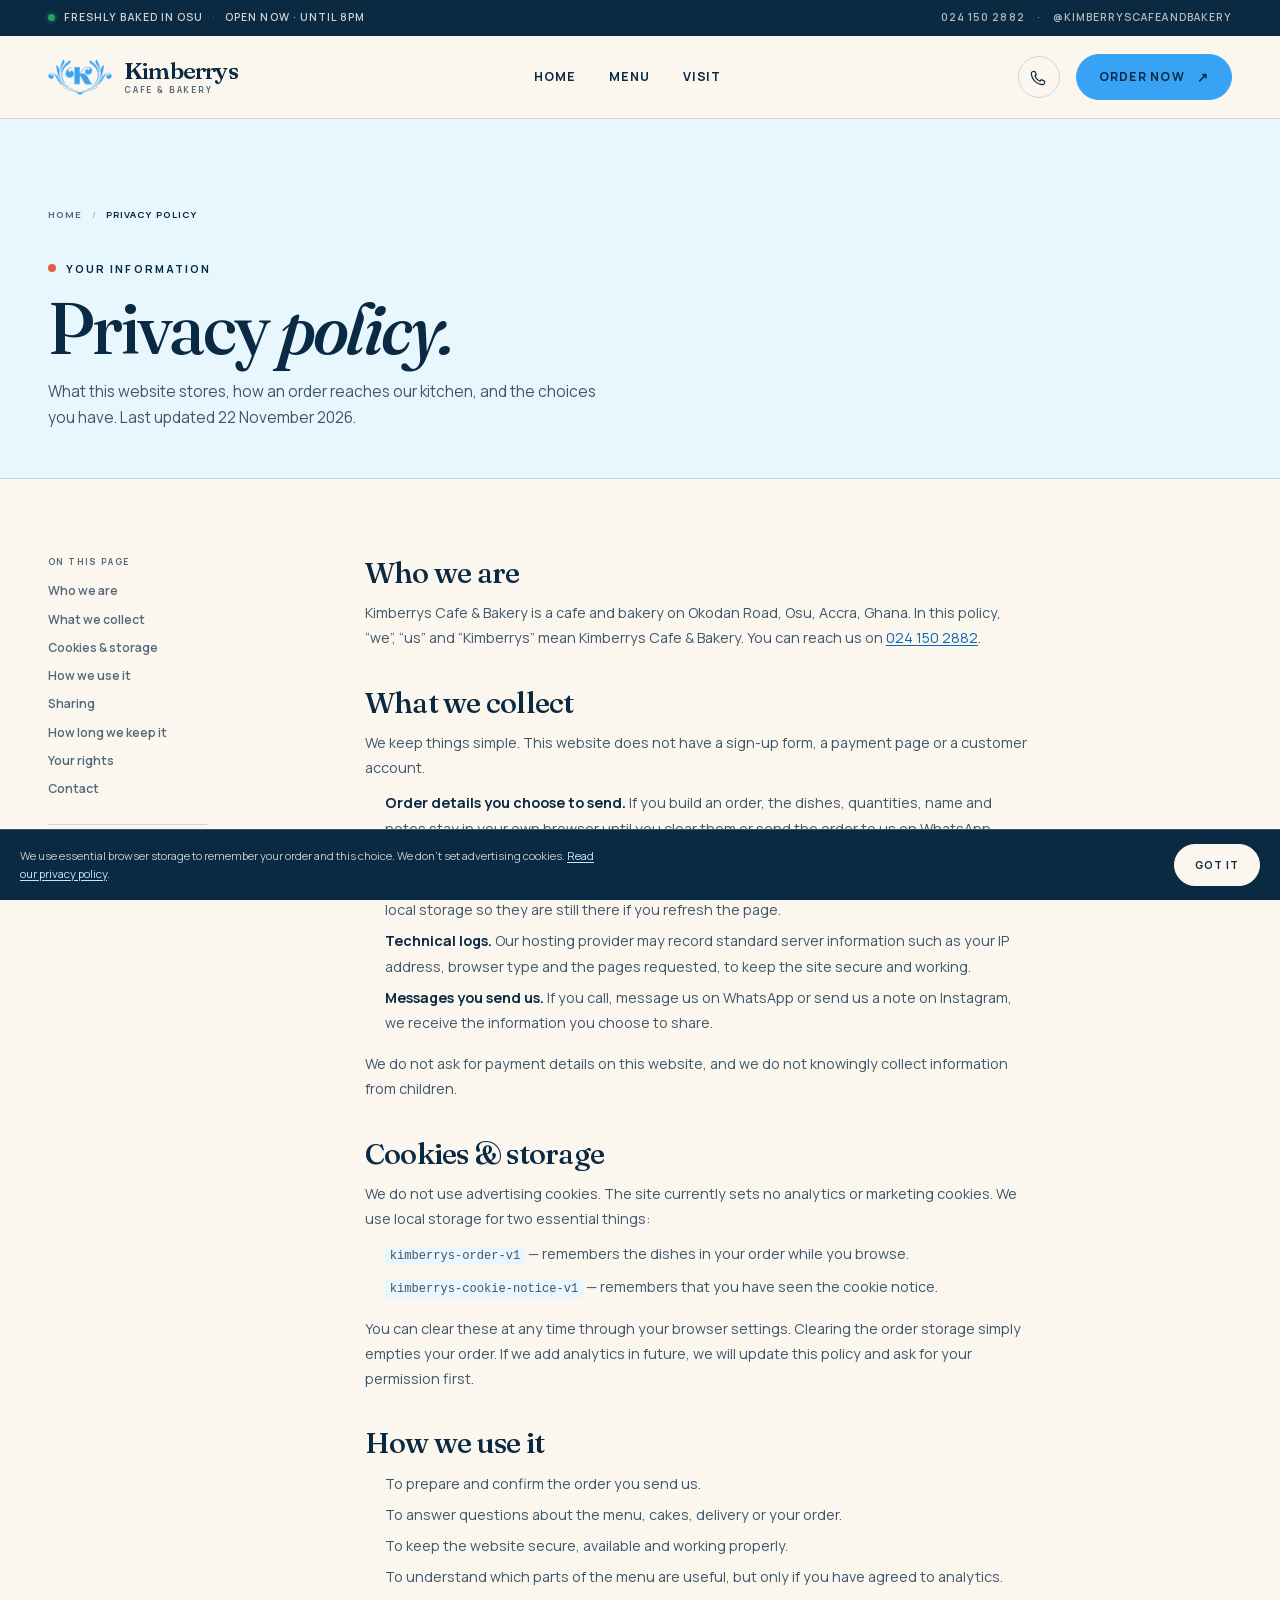
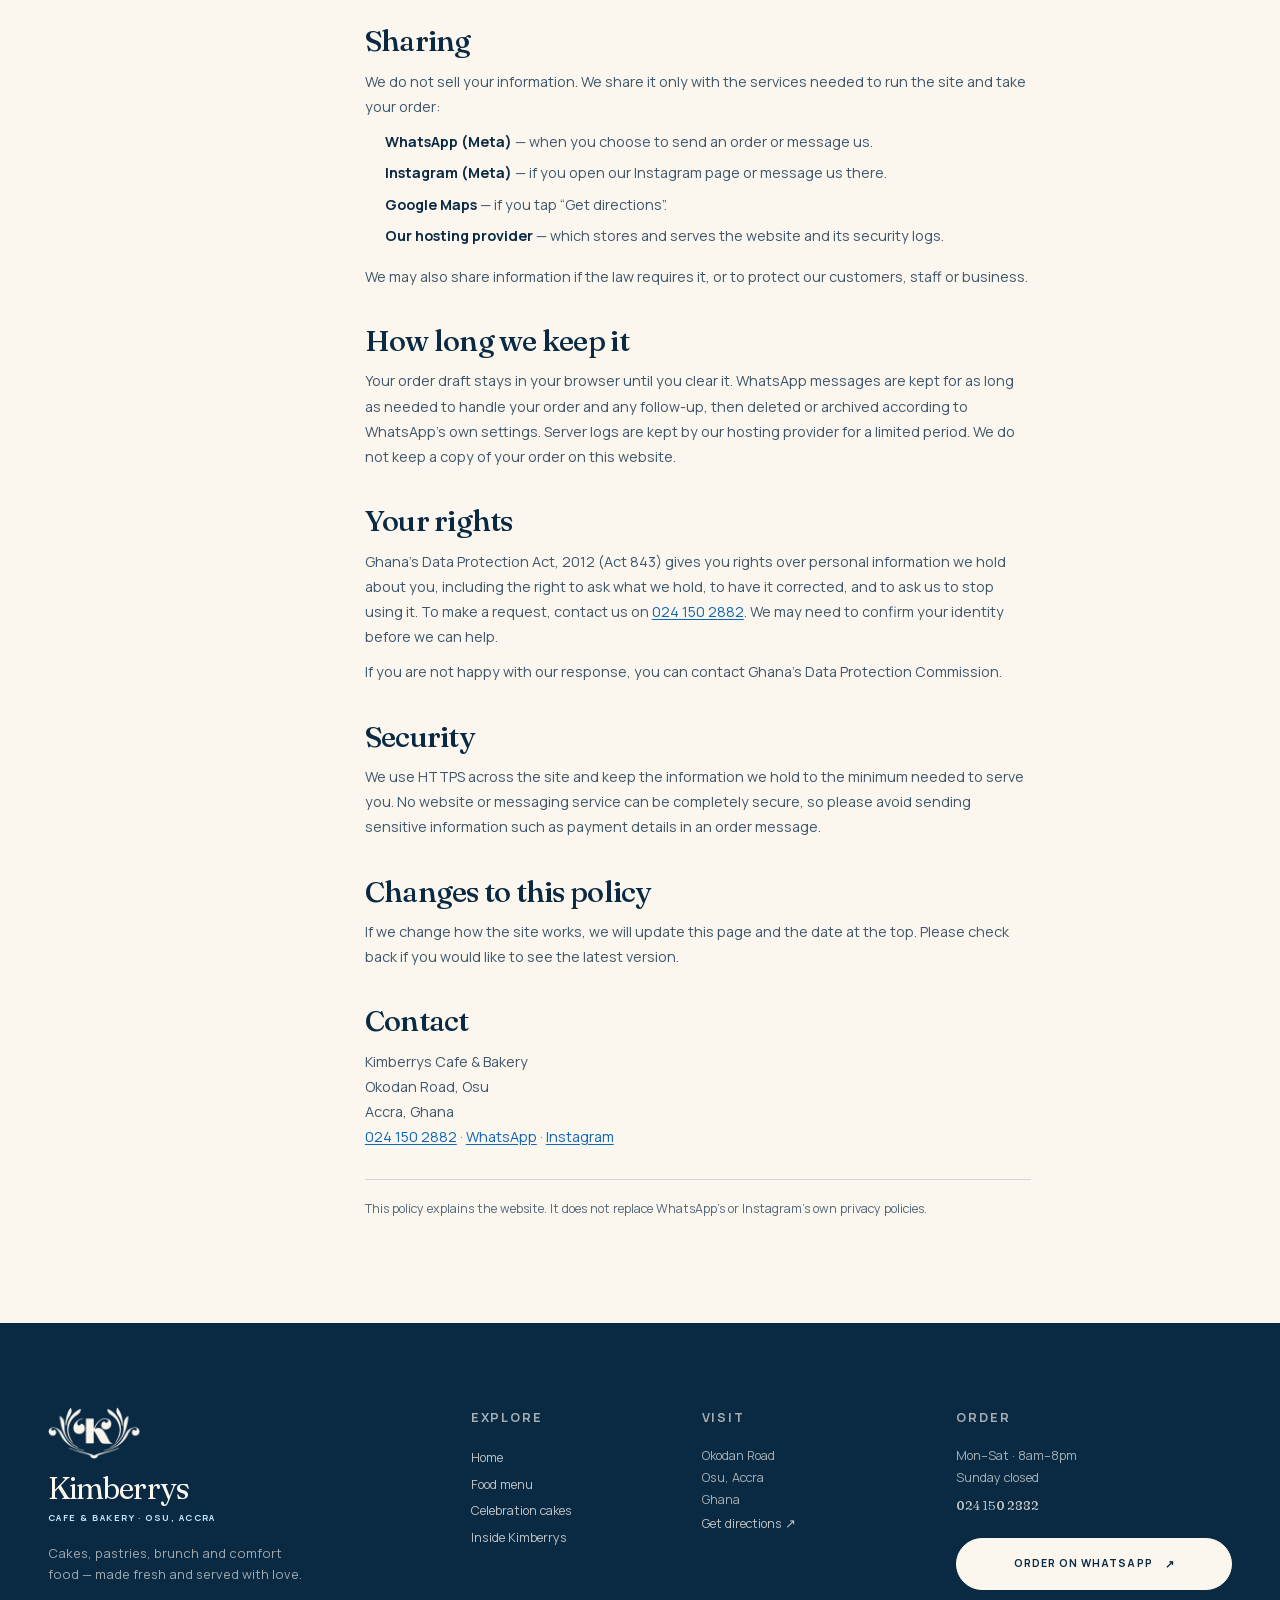
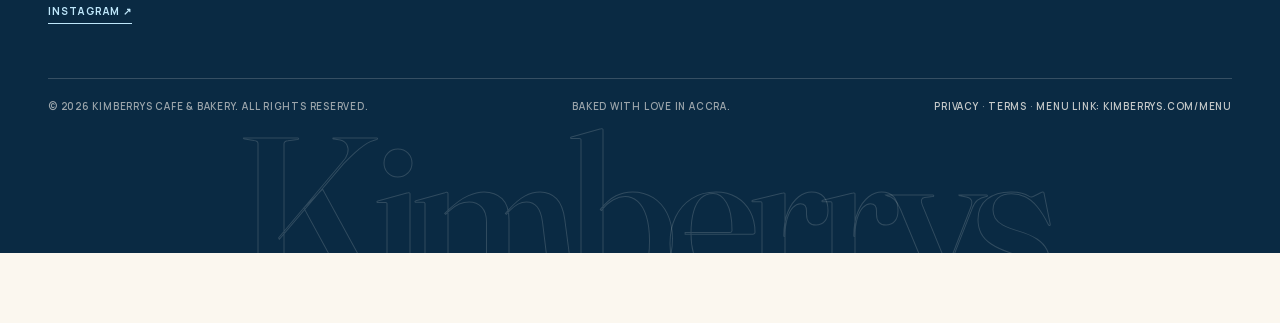
<file: privacy.html>
<!DOCTYPE html>
<html lang="en-GH">
<head>
  <meta charset="utf-8">
  <meta name="viewport" content="width=device-width, initial-scale=1">
  <title>Privacy Policy — Kimberrys Cafe &amp; Bakery</title>
  <meta name="description" content="How Kimberrys Cafe &amp; Bakery handles your information: what the website stores, how WhatsApp orders work, cookies, your choices and how to contact us.">
  <link rel="canonical" href="https://kimberrys.com/privacy">
  <meta name="theme-color" content="#bfe7fb">

  <meta property="og:type" content="website">
  <meta property="og:site_name" content="Kimberrys Cafe &amp; Bakery">
  <meta property="og:title" content="Privacy Policy — Kimberrys Cafe &amp; Bakery">
  <meta property="og:description" content="What the Kimberrys website stores, how WhatsApp orders work, and the choices you have.">
  <meta property="og:url" content="https://kimberrys.com/privacy">
  <meta property="og:image" content="https://kimberrys.com/assets/brand/og-cover.jpg?v=20261124b">
  <meta property="og:image:width" content="1200">
  <meta property="og:image:height" content="630">
  <meta property="og:locale" content="en_GH">
  <meta name="twitter:card" content="summary_large_image">
  <meta name="twitter:title" content="Privacy Policy — Kimberrys Cafe &amp; Bakery">
  <meta name="twitter:description" content="What the Kimberrys website stores, how WhatsApp orders work, and the choices you have.">
  <meta name="twitter:image" content="https://kimberrys.com/assets/brand/og-cover.jpg?v=20261124b">

  <link rel="icon" href="assets/brand/favicon-32.png" sizes="32x32" type="image/png">
  <link rel="icon" href="assets/brand/favicon-16.png" sizes="16x16" type="image/png">
  <link rel="apple-touch-icon" href="assets/brand/apple-touch-icon.png">
  <link rel="manifest" href="site.webmanifest">
  <link rel="preload" href="assets/fonts/fraunces.woff2" as="font" type="font/woff2" crossorigin>
  <link rel="preload" href="assets/fonts/manrope.woff2" as="font" type="font/woff2" crossorigin>
  <link rel="stylesheet" href="styles.css?v=20261124b">
</head>
<body class="page-legal" data-page="legal">
  <a class="skip-link" href="#main">Skip to content</a>

  <div class="topbar">
    <div class="wrap topbar__inner">
      <p class="topbar__note"><span class="status-dot" aria-hidden="true"></span> Freshly baked in Osu <span class="topbar__sep">·</span> <span data-open-text>Open Mon–Sat, 8am–8pm</span></p>
      <div class="topbar__links">
        <a href="tel:+233241502882">024 150 2882</a>
        <span aria-hidden="true">·</span>
        <a href="https://www.instagram.com/kimberryscafeandbakery/" target="_blank" rel="noopener">@kimberryscafeandbakery</a>
      </div>
    </div>
  </div>

  <header class="site-header" data-header>
    <div class="wrap header__inner">
      <a class="brand" href="index.html">
        <img class="brand__mark" src="assets/brand/logo-mark-blue-144.webp?v=20261124b" alt="" width="72" height="41">
        <span class="brand__text"><span class="brand__name">Kimberrys</span><span class="brand__sub">Cafe &amp; Bakery</span></span>
      </a>
      <nav class="main-nav" aria-label="Primary">
        <a href="index.html">Home</a>
        <a href="menu.html">Menu</a>
        <a href="index.html#visit">Visit</a>
      </nav>
      <div class="header__actions">
        <a class="header__phone" href="tel:+233241502882" aria-label="Call Kimberrys on 024 150 2882">
          <svg viewBox="0 0 24 24" aria-hidden="true"><path d="M6.6 3.2 9 8.1 6.8 9.8a15.4 15.4 0 0 0 7.4 7.4l1.7-2.2 4.9 2.4-.7 3.2a2 2 0 0 1-1.9 1.5C9.5 22.1 1.9 14.5 1.9 5.8A2 2 0 0 1 3.4 3.9l3.2-.7Z" fill="none" stroke="currentColor" stroke-width="1.7" stroke-linejoin="round"/></svg>
        </a>
        <a class="btn btn--ink header__cta" href="https://wa.me/233241502882?text=Hi%20Kimberrys!%20I%27d%20like%20to%20place%20an%20order." target="_blank" rel="noopener">Order Now <span class="btn__arrow" aria-hidden="true">↗</span></a>
        <button class="nav-toggle" type="button" aria-label="Open navigation" aria-expanded="false" aria-controls="nav-dialog" data-nav-open>
          <span></span><span></span>
        </button>
      </div>
    </div>
  </header>

  <dialog class="nav-dialog" id="nav-dialog" aria-label="Mobile navigation">
    <div class="nav-dialog__head">
      <a class="brand" href="index.html" aria-label="Kimberrys home">
        <img class="brand__mark" src="assets/brand/logo-mark-blue-144.webp?v=20261124b" alt="" width="72" height="41">
        <span class="brand__text"><span class="brand__name">Kimberrys</span><span class="brand__sub">Cafe &amp; Bakery</span></span>
      </a>
      <button class="nav-dialog__close" type="button" aria-label="Close navigation" data-nav-close>Close <span aria-hidden="true">×</span></button>
    </div>
    <nav class="nav-dialog__links" aria-label="Mobile primary">
      <a href="index.html"><span>01</span> Home</a>
      <a href="menu.html"><span>02</span> Menu</a>
      <a href="index.html#visit"><span>03</span> Visit</a>
    </nav>
    <div class="nav-dialog__foot">
      <p>Okodan Road, Osu · Accra, Ghana</p>
      <a class="btn btn--ink" href="https://wa.me/233241502882?text=Hi%20Kimberrys!%20I%27d%20like%20to%20place%20an%20order." target="_blank" rel="noopener">Order on WhatsApp <span class="btn__arrow" aria-hidden="true">↗</span></a>
      <a class="nav-dialog__phone" href="tel:+233241502882">024 150 2882</a>
    </div>
  </dialog>

  <main id="main">
    <section class="legal-hero">
      <div class="wrap">
        <nav class="breadcrumb" aria-label="Breadcrumb">
          <a href="index.html">Home</a><span aria-hidden="true">/</span><span>Privacy policy</span>
        </nav>
        <p class="eyebrow"><span class="eyebrow__dot" aria-hidden="true"></span> Your information</p>
        <h1>Privacy <em>policy.</em></h1>
        <p class="legal-hero__lede">What this website stores, how an order reaches our kitchen, and the choices you have. Last updated 22 November 2026.</p>
      </div>
    </section>

    <div class="legal-body">
      <div class="wrap legal-grid">
        <aside class="legal-aside" aria-label="On this page">
          <p class="legal-aside__label">On this page</p>
          <nav aria-label="Privacy policy sections">
            <a href="#who-we-are">Who we are</a>
            <a href="#what-we-collect">What we collect</a>
            <a href="#cookies">Cookies &amp; storage</a>
            <a href="#how-we-use-it">How we use it</a>
            <a href="#sharing">Sharing</a>
            <a href="#retention">How long we keep it</a>
            <a href="#your-rights">Your rights</a>
            <a href="#contact">Contact</a>
          </nav>
          <a class="legal-aside__contact" href="https://wa.me/233241502882?text=Hi%20Kimberrys!%20I%20have%20a%20question%20about%20privacy." target="_blank" rel="noopener">Questions? WhatsApp us <span aria-hidden="true">↗</span></a>
        </aside>

        <article class="legal-copy">
          <h2 id="who-we-are">Who we are</h2>
          <p>Kimberrys Cafe &amp; Bakery is a cafe and bakery on Okodan Road, Osu, Accra, Ghana. In this policy, “we”, “us” and “Kimberrys” mean Kimberrys Cafe &amp; Bakery. You can reach us on <a href="tel:+233241502882">024 150 2882</a>.</p>

          <h2 id="what-we-collect">What we collect</h2>
          <p>We keep things simple. This website does not have a sign-up form, a payment page or a customer account.</p>
          <ul>
            <li><strong>Order details you choose to send.</strong> If you build an order, the dishes, quantities, name and notes stay in your own browser until you clear them or send the order to us on WhatsApp. WhatsApp then handles the message under its own privacy policy.</li>
            <li><strong>Browser storage.</strong> Your order draft and your cookie-notice choice are saved in your browser’s local storage so they are still there if you refresh the page.</li>
            <li><strong>Technical logs.</strong> Our hosting provider may record standard server information such as your IP address, browser type and the pages requested, to keep the site secure and working.</li>
            <li><strong>Messages you send us.</strong> If you call, message us on WhatsApp or send us a note on Instagram, we receive the information you choose to share.</li>
          </ul>
          <p>We do not ask for payment details on this website, and we do not knowingly collect information from children.</p>

          <h2 id="cookies">Cookies &amp; storage</h2>
          <p>We do not use advertising cookies. The site currently sets no analytics or marketing cookies. We use local storage for two essential things:</p>
          <ul>
            <li><code>kimberrys-order-v1</code> — remembers the dishes in your order while you browse.</li>
            <li><code>kimberrys-cookie-notice-v1</code> — remembers that you have seen the cookie notice.</li>
          </ul>
          <p>You can clear these at any time through your browser settings. Clearing the order storage simply empties your order. If we add analytics in future, we will update this policy and ask for your permission first.</p>

          <h2 id="how-we-use-it">How we use it</h2>
          <ul>
            <li>To prepare and confirm the order you send us.</li>
            <li>To answer questions about the menu, cakes, delivery or your order.</li>
            <li>To keep the website secure, available and working properly.</li>
            <li>To understand which parts of the menu are useful, but only if you have agreed to analytics.</li>
          </ul>

          <h2 id="sharing">Sharing</h2>
          <p>We do not sell your information. We share it only with the services needed to run the site and take your order:</p>
          <ul>
            <li><strong>WhatsApp (Meta)</strong> — when you choose to send an order or message us.</li>
            <li><strong>Instagram (Meta)</strong> — if you open our Instagram page or message us there.</li>
            <li><strong>Google Maps</strong> — if you tap “Get directions”.</li>
            <li><strong>Our hosting provider</strong> — which stores and serves the website and its security logs.</li>
          </ul>
          <p>We may also share information if the law requires it, or to protect our customers, staff or business.</p>

          <h2 id="retention">How long we keep it</h2>
          <p>Your order draft stays in your browser until you clear it. WhatsApp messages are kept for as long as needed to handle your order and any follow-up, then deleted or archived according to WhatsApp’s own settings. Server logs are kept by our hosting provider for a limited period. We do not keep a copy of your order on this website.</p>

          <h2 id="your-rights">Your rights</h2>
          <p>Ghana’s Data Protection Act, 2012 (Act 843) gives you rights over personal information we hold about you, including the right to ask what we hold, to have it corrected, and to ask us to stop using it. To make a request, contact us on <a href="tel:+233241502882">024 150 2882</a>. We may need to confirm your identity before we can help.</p>
          <p>If you are not happy with our response, you can contact Ghana’s Data Protection Commission.</p>

          <h2 id="security">Security</h2>
          <p>We use HTTPS across the site and keep the information we hold to the minimum needed to serve you. No website or messaging service can be completely secure, so please avoid sending sensitive information such as payment details in an order message.</p>

          <h2 id="changes">Changes to this policy</h2>
          <p>If we change how the site works, we will update this page and the date at the top. Please check back if you would like to see the latest version.</p>

          <h2 id="contact">Contact</h2>
          <p>Kimberrys Cafe &amp; Bakery<br>Okodan Road, Osu<br>Accra, Ghana<br><a href="tel:+233241502882">024 150 2882</a> · <a href="https://wa.me/233241502882" target="_blank" rel="noopener">WhatsApp</a> · <a href="https://www.instagram.com/kimberryscafeandbakery/" target="_blank" rel="noopener">Instagram</a></p>
          <p class="legal-copy__note">This policy explains the website. It does not replace WhatsApp’s or Instagram’s own privacy policies.</p>
        </article>
      </div>
    </div>
  </main>

  <footer class="site-footer">
    <div class="wrap footer__top">
      <div class="footer__brand">
        <img class="footer__mark" src="assets/brand/logo-mark-cream-192.webp?v=20261124b" alt="" width="150" height="86" loading="lazy">
        <p class="footer__name">Kimberrys</p>
        <p class="footer__tag">Cafe &amp; Bakery · Osu, Accra</p>
        <p class="footer__blurb">Cakes, pastries, brunch and comfort food — made fresh and served with love.</p>
        <a class="footer__ig" href="https://www.instagram.com/kimberryscafeandbakery/" target="_blank" rel="noopener">Instagram <span aria-hidden="true">↗</span></a>
      </div>
      <div class="footer__col">
        <p class="footer__label">Explore</p>
        <a href="index.html">Home</a>
        <a href="menu.html">Food menu</a>
        <a href="menu.html#cakes">Celebration cakes</a>
        <a href="index.html#gallery">Inside Kimberrys</a>
      </div>
      <div class="footer__col">
        <p class="footer__label">Visit</p>
        <p>Okodan Road<br>Osu, Accra<br>Ghana</p>
        <a href="https://www.google.com/maps/search/?api=1&query=Kimberrys%20Cafe%20and%20Bakery%20Okodan%20Road%20Accra" target="_blank" rel="noopener">Get directions ↗</a>
      </div>
      <div class="footer__col footer__col--order">
        <p class="footer__label">Order</p>
        <p>Mon–Sat · 8am–8pm<br>Sunday closed</p>
        <a class="footer__phone" href="tel:+233241502882">024 150 2882</a>
        <a class="btn btn--cream" href="https://wa.me/233241502882?text=Hi%20Kimberrys!%20I%27d%20like%20to%20place%20an%20order." target="_blank" rel="noopener">Order on WhatsApp <span class="btn__arrow" aria-hidden="true">↗</span></a>
      </div>
    </div>
    <div class="wrap footer__bottom">
      <p>© 2026 Kimberrys Cafe &amp; Bakery. All rights reserved.</p>
      <p class="footer__made">Baked with love in Accra.</p>
      <p><a href="privacy.html">Privacy</a> · <a href="terms.html">Terms</a> · <a href="menu.html">Menu link: kimberrys.com/menu</a></p>
    </div>
    <p class="footer__watermark" aria-hidden="true">Kimberrys</p>
  </footer>

  <div class="cookie-banner" data-cookie-banner hidden>
    <div class="cookie-banner__inner">
      <p>We use essential browser storage to remember your order and this choice. We don’t set advertising cookies. <a href="privacy.html">Read our privacy policy</a>.</p>
      <button class="btn btn--cream" type="button" data-cookie-accept>Got it</button>
    </div>
  </div>

  <script src="script.js?v=20261124b" defer></script>
</body>
</html>
</file>
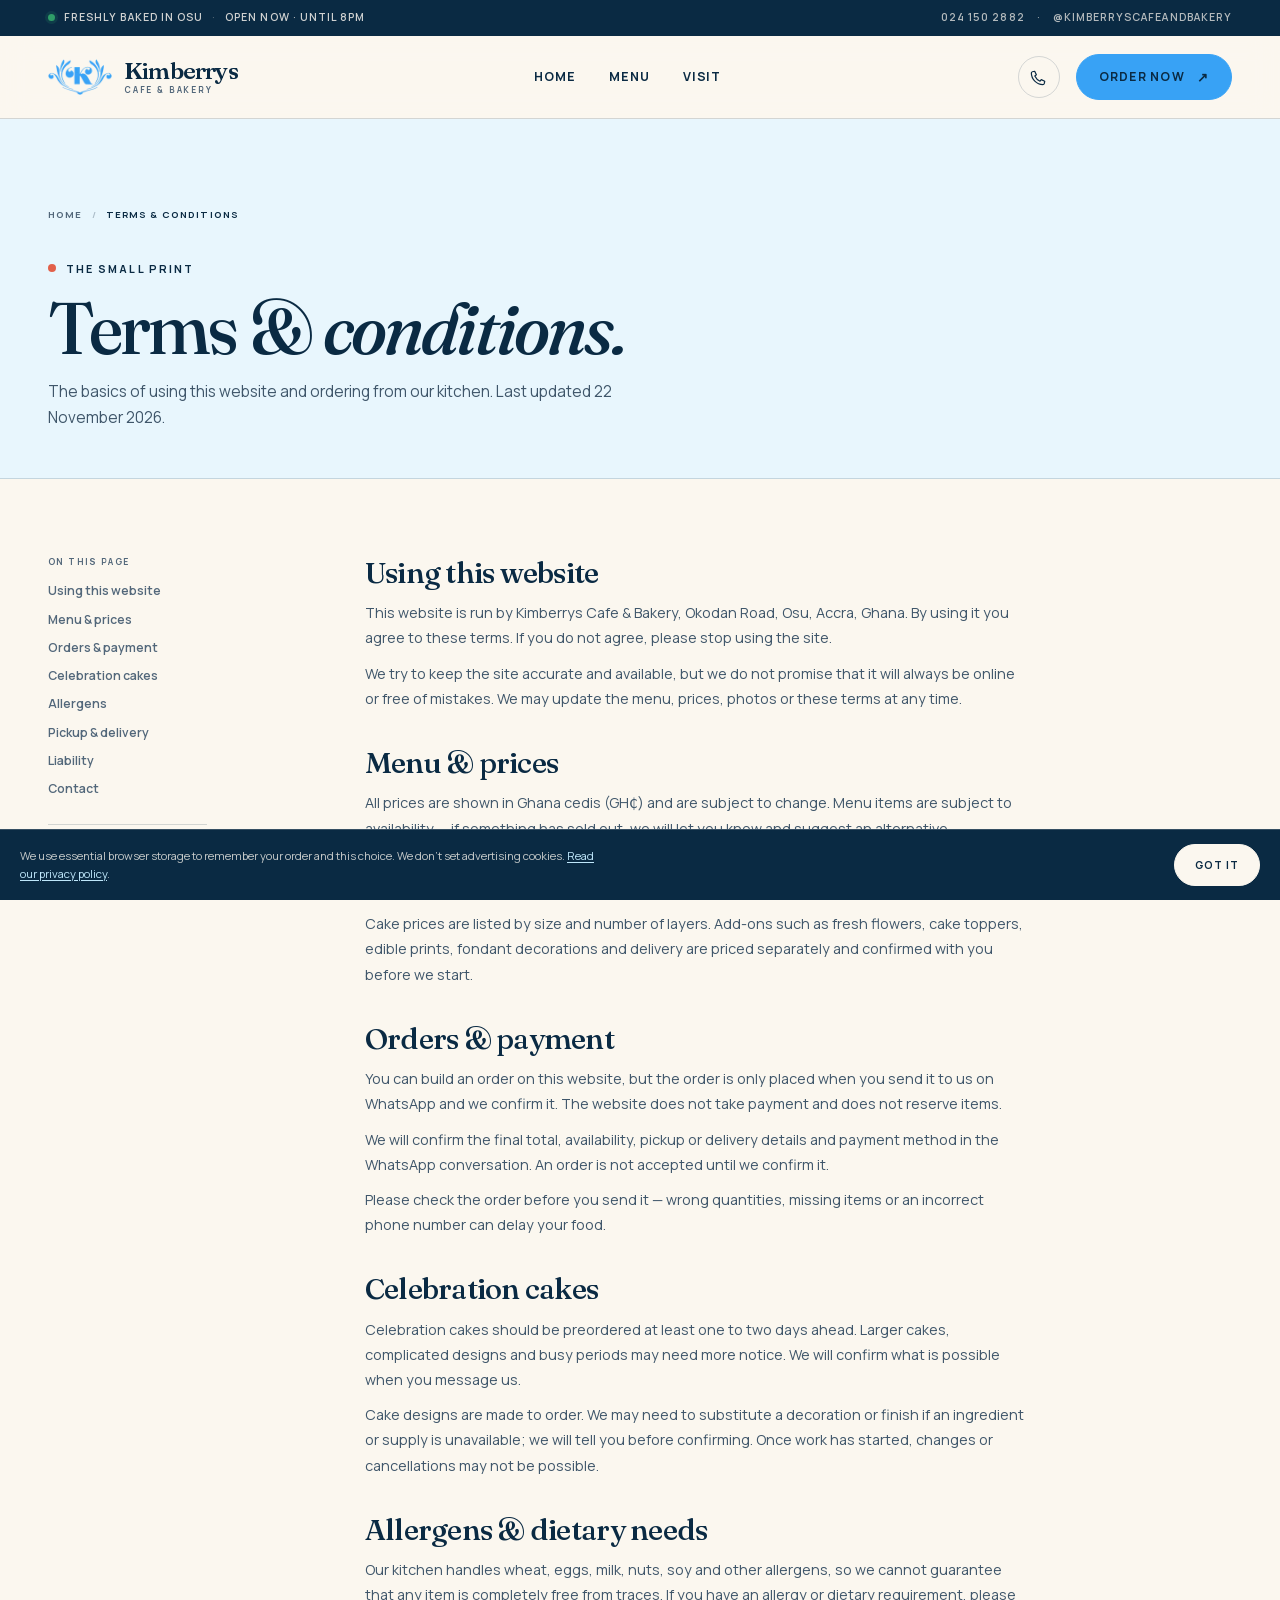
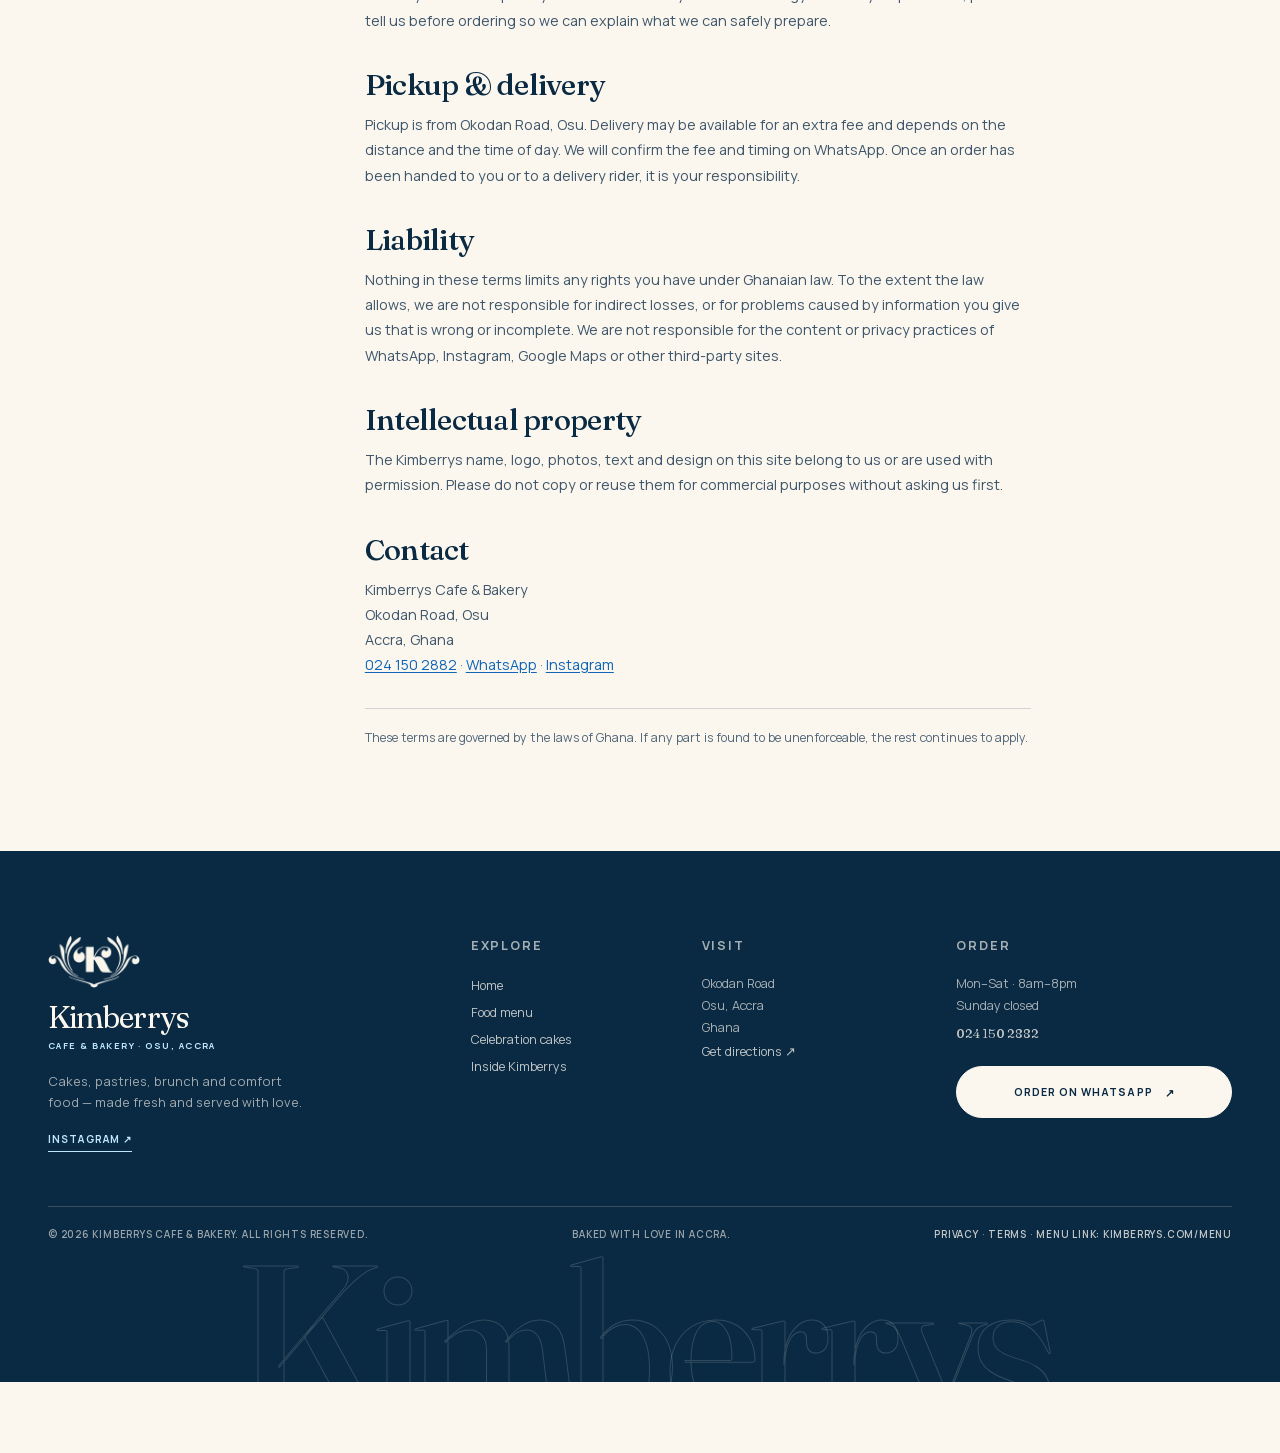
<file: terms.html>
<!DOCTYPE html>
<html lang="en-GH">
<head>
  <meta charset="utf-8">
  <meta name="viewport" content="width=device-width, initial-scale=1">
  <title>Terms &amp; Conditions — Kimberrys Cafe &amp; Bakery</title>
  <meta name="description" content="The terms for using the Kimberrys Cafe &amp; Bakery website, ordering on WhatsApp, menu prices, celebration cake preorders, allergens and delivery.">
  <link rel="canonical" href="https://kimberrys.com/terms">
  <meta name="theme-color" content="#bfe7fb">

  <meta property="og:type" content="website">
  <meta property="og:site_name" content="Kimberrys Cafe &amp; Bakery">
  <meta property="og:title" content="Terms &amp; Conditions — Kimberrys Cafe &amp; Bakery">
  <meta property="og:description" content="The terms for using the Kimberrys website, ordering on WhatsApp, cake preorders and delivery.">
  <meta property="og:url" content="https://kimberrys.com/terms">
  <meta property="og:image" content="https://kimberrys.com/assets/brand/og-cover.jpg?v=20261124b">
  <meta property="og:image:width" content="1200">
  <meta property="og:image:height" content="630">
  <meta property="og:locale" content="en_GH">
  <meta name="twitter:card" content="summary_large_image">
  <meta name="twitter:title" content="Terms &amp; Conditions — Kimberrys Cafe &amp; Bakery">
  <meta name="twitter:description" content="The terms for using the Kimberrys website, ordering on WhatsApp, cake preorders and delivery.">
  <meta name="twitter:image" content="https://kimberrys.com/assets/brand/og-cover.jpg?v=20261124b">

  <link rel="icon" href="assets/brand/favicon-32.png" sizes="32x32" type="image/png">
  <link rel="icon" href="assets/brand/favicon-16.png" sizes="16x16" type="image/png">
  <link rel="apple-touch-icon" href="assets/brand/apple-touch-icon.png">
  <link rel="manifest" href="site.webmanifest">
  <link rel="preload" href="assets/fonts/fraunces.woff2" as="font" type="font/woff2" crossorigin>
  <link rel="preload" href="assets/fonts/manrope.woff2" as="font" type="font/woff2" crossorigin>
  <link rel="stylesheet" href="styles.css?v=20261124b">
</head>
<body class="page-legal" data-page="legal">
  <a class="skip-link" href="#main">Skip to content</a>

  <div class="topbar">
    <div class="wrap topbar__inner">
      <p class="topbar__note"><span class="status-dot" aria-hidden="true"></span> Freshly baked in Osu <span class="topbar__sep">·</span> <span data-open-text>Open Mon–Sat, 8am–8pm</span></p>
      <div class="topbar__links">
        <a href="tel:+233241502882">024 150 2882</a>
        <span aria-hidden="true">·</span>
        <a href="https://www.instagram.com/kimberryscafeandbakery/" target="_blank" rel="noopener">@kimberryscafeandbakery</a>
      </div>
    </div>
  </div>

  <header class="site-header" data-header>
    <div class="wrap header__inner">
      <a class="brand" href="index.html">
        <img class="brand__mark" src="assets/brand/logo-mark-blue-144.webp?v=20261124b" alt="" width="72" height="41">
        <span class="brand__text"><span class="brand__name">Kimberrys</span><span class="brand__sub">Cafe &amp; Bakery</span></span>
      </a>
      <nav class="main-nav" aria-label="Primary">
        <a href="index.html">Home</a>
        <a href="menu.html">Menu</a>
        <a href="index.html#visit">Visit</a>
      </nav>
      <div class="header__actions">
        <a class="header__phone" href="tel:+233241502882" aria-label="Call Kimberrys on 024 150 2882">
          <svg viewBox="0 0 24 24" aria-hidden="true"><path d="M6.6 3.2 9 8.1 6.8 9.8a15.4 15.4 0 0 0 7.4 7.4l1.7-2.2 4.9 2.4-.7 3.2a2 2 0 0 1-1.9 1.5C9.5 22.1 1.9 14.5 1.9 5.8A2 2 0 0 1 3.4 3.9l3.2-.7Z" fill="none" stroke="currentColor" stroke-width="1.7" stroke-linejoin="round"/></svg>
        </a>
        <a class="btn btn--ink header__cta" href="https://wa.me/233241502882?text=Hi%20Kimberrys!%20I%27d%20like%20to%20place%20an%20order." target="_blank" rel="noopener">Order Now <span class="btn__arrow" aria-hidden="true">↗</span></a>
        <button class="nav-toggle" type="button" aria-label="Open navigation" aria-expanded="false" aria-controls="nav-dialog" data-nav-open>
          <span></span><span></span>
        </button>
      </div>
    </div>
  </header>

  <dialog class="nav-dialog" id="nav-dialog" aria-label="Mobile navigation">
    <div class="nav-dialog__head">
      <a class="brand" href="index.html" aria-label="Kimberrys home">
        <img class="brand__mark" src="assets/brand/logo-mark-blue-144.webp?v=20261124b" alt="" width="72" height="41">
        <span class="brand__text"><span class="brand__name">Kimberrys</span><span class="brand__sub">Cafe &amp; Bakery</span></span>
      </a>
      <button class="nav-dialog__close" type="button" aria-label="Close navigation" data-nav-close>Close <span aria-hidden="true">×</span></button>
    </div>
    <nav class="nav-dialog__links" aria-label="Mobile primary">
      <a href="index.html"><span>01</span> Home</a>
      <a href="menu.html"><span>02</span> Menu</a>
      <a href="index.html#visit"><span>03</span> Visit</a>
    </nav>
    <div class="nav-dialog__foot">
      <p>Okodan Road, Osu · Accra, Ghana</p>
      <a class="btn btn--ink" href="https://wa.me/233241502882?text=Hi%20Kimberrys!%20I%27d%20like%20to%20place%20an%20order." target="_blank" rel="noopener">Order on WhatsApp <span class="btn__arrow" aria-hidden="true">↗</span></a>
      <a class="nav-dialog__phone" href="tel:+233241502882">024 150 2882</a>
    </div>
  </dialog>

  <main id="main">
    <section class="legal-hero">
      <div class="wrap">
        <nav class="breadcrumb" aria-label="Breadcrumb">
          <a href="index.html">Home</a><span aria-hidden="true">/</span><span>Terms &amp; conditions</span>
        </nav>
        <p class="eyebrow"><span class="eyebrow__dot" aria-hidden="true"></span> The small print</p>
        <h1>Terms &amp; <em>conditions.</em></h1>
        <p class="legal-hero__lede">The basics of using this website and ordering from our kitchen. Last updated 22 November 2026.</p>
      </div>
    </section>

    <div class="legal-body">
      <div class="wrap legal-grid">
        <aside class="legal-aside" aria-label="On this page">
          <p class="legal-aside__label">On this page</p>
          <nav aria-label="Terms sections">
            <a href="#website">Using this website</a>
            <a href="#menu-prices">Menu &amp; prices</a>
            <a href="#orders">Orders &amp; payment</a>
            <a href="#cakes">Celebration cakes</a>
            <a href="#allergens">Allergens</a>
            <a href="#delivery">Pickup &amp; delivery</a>
            <a href="#liability">Liability</a>
            <a href="#contact">Contact</a>
          </nav>
          <a class="legal-aside__contact" href="https://wa.me/233241502882?text=Hi%20Kimberrys!%20I%20have%20a%20question%20about%20an%20order." target="_blank" rel="noopener">Questions? WhatsApp us <span aria-hidden="true">↗</span></a>
        </aside>

        <article class="legal-copy">
          <h2 id="website">Using this website</h2>
          <p>This website is run by Kimberrys Cafe &amp; Bakery, Okodan Road, Osu, Accra, Ghana. By using it you agree to these terms. If you do not agree, please stop using the site.</p>
          <p>We try to keep the site accurate and available, but we do not promise that it will always be online or free of mistakes. We may update the menu, prices, photos or these terms at any time.</p>

          <h2 id="menu-prices">Menu &amp; prices</h2>
          <p>All prices are shown in Ghana cedis (GH₵) and are subject to change. Menu items are subject to availability — if something has sold out, we will let you know and suggest an alternative.</p>
          <p>Photos are for illustration. The cake or dish you receive may look slightly different, especially where decorations, fruit or finishes vary with the season.</p>
          <p>Cake prices are listed by size and number of layers. Add-ons such as fresh flowers, cake toppers, edible prints, fondant decorations and delivery are priced separately and confirmed with you before we start.</p>

          <h2 id="orders">Orders &amp; payment</h2>
          <p>You can build an order on this website, but the order is only placed when you send it to us on WhatsApp and we confirm it. The website does not take payment and does not reserve items.</p>
          <p>We will confirm the final total, availability, pickup or delivery details and payment method in the WhatsApp conversation. An order is not accepted until we confirm it.</p>
          <p>Please check the order before you send it — wrong quantities, missing items or an incorrect phone number can delay your food.</p>

          <h2 id="cakes">Celebration cakes</h2>
          <p>Celebration cakes should be preordered at least one to two days ahead. Larger cakes, complicated designs and busy periods may need more notice. We will confirm what is possible when you message us.</p>
          <p>Cake designs are made to order. We may need to substitute a decoration or finish if an ingredient or supply is unavailable; we will tell you before confirming. Once work has started, changes or cancellations may not be possible.</p>

          <h2 id="allergens">Allergens &amp; dietary needs</h2>
          <p>Our kitchen handles wheat, eggs, milk, nuts, soy and other allergens, so we cannot guarantee that any item is completely free from traces. If you have an allergy or dietary requirement, please tell us before ordering so we can explain what we can safely prepare.</p>

          <h2 id="delivery">Pickup &amp; delivery</h2>
          <p>Pickup is from Okodan Road, Osu. Delivery may be available for an extra fee and depends on the distance and the time of day. We will confirm the fee and timing on WhatsApp. Once an order has been handed to you or to a delivery rider, it is your responsibility.</p>

          <h2 id="liability">Liability</h2>
          <p>Nothing in these terms limits any rights you have under Ghanaian law. To the extent the law allows, we are not responsible for indirect losses, or for problems caused by information you give us that is wrong or incomplete. We are not responsible for the content or privacy practices of WhatsApp, Instagram, Google Maps or other third-party sites.</p>

          <h2 id="intellectual-property">Intellectual property</h2>
          <p>The Kimberrys name, logo, photos, text and design on this site belong to us or are used with permission. Please do not copy or reuse them for commercial purposes without asking us first.</p>

          <h2 id="contact">Contact</h2>
          <p>Kimberrys Cafe &amp; Bakery<br>Okodan Road, Osu<br>Accra, Ghana<br><a href="tel:+233241502882">024 150 2882</a> · <a href="https://wa.me/233241502882" target="_blank" rel="noopener">WhatsApp</a> · <a href="https://www.instagram.com/kimberryscafeandbakery/" target="_blank" rel="noopener">Instagram</a></p>
          <p class="legal-copy__note">These terms are governed by the laws of Ghana. If any part is found to be unenforceable, the rest continues to apply.</p>
        </article>
      </div>
    </div>
  </main>

  <footer class="site-footer">
    <div class="wrap footer__top">
      <div class="footer__brand">
        <img class="footer__mark" src="assets/brand/logo-mark-cream-192.webp?v=20261124b" alt="" width="150" height="86" loading="lazy">
        <p class="footer__name">Kimberrys</p>
        <p class="footer__tag">Cafe &amp; Bakery · Osu, Accra</p>
        <p class="footer__blurb">Cakes, pastries, brunch and comfort food — made fresh and served with love.</p>
        <a class="footer__ig" href="https://www.instagram.com/kimberryscafeandbakery/" target="_blank" rel="noopener">Instagram <span aria-hidden="true">↗</span></a>
      </div>
      <div class="footer__col">
        <p class="footer__label">Explore</p>
        <a href="index.html">Home</a>
        <a href="menu.html">Food menu</a>
        <a href="menu.html#cakes">Celebration cakes</a>
        <a href="index.html#gallery">Inside Kimberrys</a>
      </div>
      <div class="footer__col">
        <p class="footer__label">Visit</p>
        <p>Okodan Road<br>Osu, Accra<br>Ghana</p>
        <a href="https://www.google.com/maps/search/?api=1&query=Kimberrys%20Cafe%20and%20Bakery%20Okodan%20Road%20Accra" target="_blank" rel="noopener">Get directions ↗</a>
      </div>
      <div class="footer__col footer__col--order">
        <p class="footer__label">Order</p>
        <p>Mon–Sat · 8am–8pm<br>Sunday closed</p>
        <a class="footer__phone" href="tel:+233241502882">024 150 2882</a>
        <a class="btn btn--cream" href="https://wa.me/233241502882?text=Hi%20Kimberrys!%20I%27d%20like%20to%20place%20an%20order." target="_blank" rel="noopener">Order on WhatsApp <span class="btn__arrow" aria-hidden="true">↗</span></a>
      </div>
    </div>
    <div class="wrap footer__bottom">
      <p>© 2026 Kimberrys Cafe &amp; Bakery. All rights reserved.</p>
      <p class="footer__made">Baked with love in Accra.</p>
      <p><a href="privacy.html">Privacy</a> · <a href="terms.html">Terms</a> · <a href="menu.html">Menu link: kimberrys.com/menu</a></p>
    </div>
    <p class="footer__watermark" aria-hidden="true">Kimberrys</p>
  </footer>

  <div class="cookie-banner" data-cookie-banner hidden>
    <div class="cookie-banner__inner">
      <p>We use essential browser storage to remember your order and this choice. We don’t set advertising cookies. <a href="privacy.html">Read our privacy policy</a>.</p>
      <button class="btn btn--cream" type="button" data-cookie-accept>Got it</button>
    </div>
  </div>

  <script src="script.js?v=20261124b" defer></script>
</body>
</html>
</file>
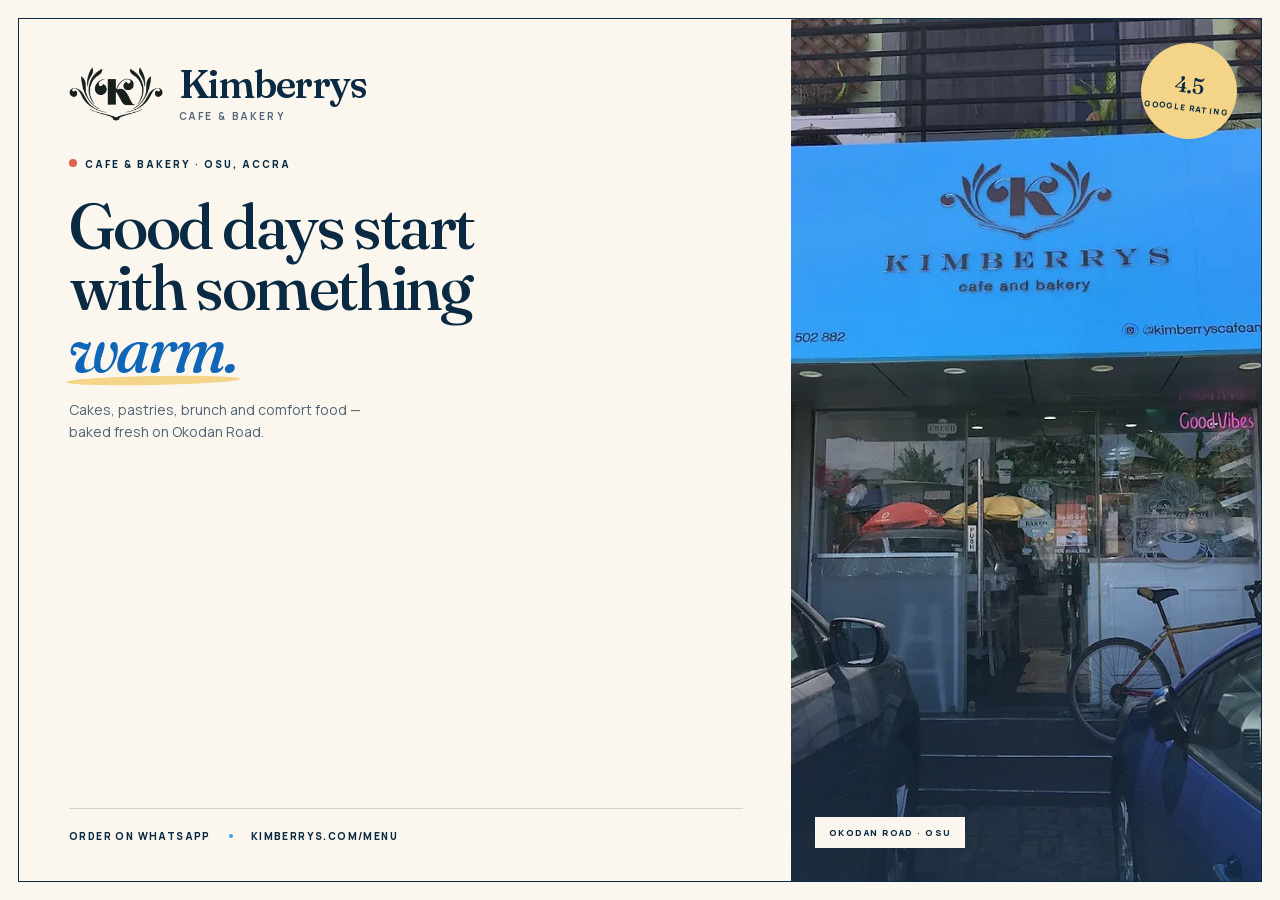
<file: _source/og-cover.html>
<!DOCTYPE html>
<html lang="en">
<head>
<meta charset="utf-8">
<style>
  @font-face { font-family: "Fraunces"; font-style: normal; font-weight: 100 900; src: url("../assets/fonts/fraunces.woff2") format("woff2"); }
  @font-face { font-family: "Fraunces"; font-style: italic; font-weight: 100 900; src: url("../assets/fonts/fraunces-italic.woff2") format("woff2"); }
  @font-face { font-family: "Manrope"; font-style: normal; font-weight: 200 800; src: url("../assets/fonts/manrope.woff2") format("woff2"); }
  * { box-sizing: border-box; }
  html, body { margin: 0; width: 1200px; height: 630px; overflow: hidden; }
  body { background: #fbf7ef; color: #0a2a43; font-family: "Manrope", sans-serif; }
  .frame { position: absolute; inset: 18px; display: grid; grid-template-columns: 1fr 470px; border: 1.5px solid #0a2a43; overflow: hidden; }
  .left { position: relative; z-index: 2; display: flex; flex-direction: column; padding: 46px 48px 38px 50px; }
  .brand { display: flex; align-items: center; gap: 16px; }
  .brand img { width: 94px; height: auto; }
  .brand__name { font-family: "Fraunces", serif; font-size: 39px; font-weight: 600; letter-spacing: -0.035em; line-height: 1; }
  .brand__sub { margin-top: 5px; font-size: 10px; font-weight: 700; letter-spacing: 0.24em; text-transform: uppercase; color: #52677a; }
  .eyebrow { margin-top: 34px; font-size: 10px; font-weight: 800; letter-spacing: 0.2em; text-transform: uppercase; }
  .eyebrow span { display: inline-block; width: 8px; height: 8px; margin-right: 8px; border-radius: 50%; background: #e2604a; vertical-align: 1px; }
  h1 { margin: 14px 0 0; font-family: "Fraunces", serif; font-size: 64px; font-weight: 500; line-height: 0.96; letter-spacing: -0.04em; }
  h1 em { position: relative; z-index: 0; font-style: italic; color: #0f66b8; }
  h1 em::after { content: ""; position: absolute; z-index: -1; left: -2%; right: -2%; bottom: 0.05em; height: 0.14em; border-radius: 50%; background: #f4d488; transform: rotate(-1deg); }
  .lede { margin: 20px 0 0; max-width: 34ch; font-size: 14px; line-height: 1.55; color: #4f6475; }
  .foot { display: flex; align-items: center; gap: 18px; margin-top: auto; padding-top: 20px; border-top: 1px solid rgba(10, 42, 67, 0.18); font-size: 10px; font-weight: 800; letter-spacing: 0.14em; text-transform: uppercase; }
  .foot .dot { width: 4px; height: 4px; border-radius: 50%; background: #38a2f5; }
  .media { position: relative; overflow: hidden; background: #38a2f5; }
  .media img { width: 100%; height: 100%; object-fit: cover; }
  .media::after { content: ""; position: absolute; inset: 0; background: linear-gradient(180deg, rgba(10, 42, 67, 0) 55%, rgba(10, 42, 67, 0.55) 100%); }
  .place { position: absolute; z-index: 2; left: 24px; bottom: 24px; padding: 9px 14px; background: #fbf7ef; color: #0a2a43; font-size: 9px; font-weight: 800; letter-spacing: 0.16em; text-transform: uppercase; }
  .sticker { position: absolute; z-index: 3; top: 24px; right: 24px; display: grid; place-items: center; width: 96px; height: 96px; border-radius: 50%; background: #f4d488; color: #0a2a43; text-align: center; font-size: 8px; font-weight: 800; letter-spacing: 0.12em; line-height: 1.5; text-transform: uppercase; transform: rotate(7deg); }
  .sticker b { display: block; font-family: "Fraunces", serif; font-size: 22px; font-weight: 500; letter-spacing: -0.03em; }
</style>
</head>
<body>
  <div class="frame">
    <div class="left">
      <div class="brand">
        <img src="../assets/brand/logo-mark-ink.png" alt="">
        <div>
          <div class="brand__name">Kimberrys</div>
          <div class="brand__sub">Cafe &amp; Bakery</div>
        </div>
      </div>
      <p class="eyebrow"><span></span>Cafe &amp; bakery · Osu, Accra</p>
      <h1>Good days start<br>with something<br><em>warm.</em></h1>
      <p class="lede">Cakes, pastries, brunch and comfort food — baked fresh on Okodan Road.</p>
      <div class="foot">
        <span>Order on WhatsApp</span><span class="dot"></span><span>Kimberrys.com/menu</span>
      </div>
    </div>
    <div class="media">
      <img src="../assets/img/storefront.webp" alt="">
      <div class="sticker"><div><b>4.5</b>Google rating</div></div>
      <p class="place">Okodan Road · Osu</p>
    </div>
  </div>
</body>
</html>
</file>
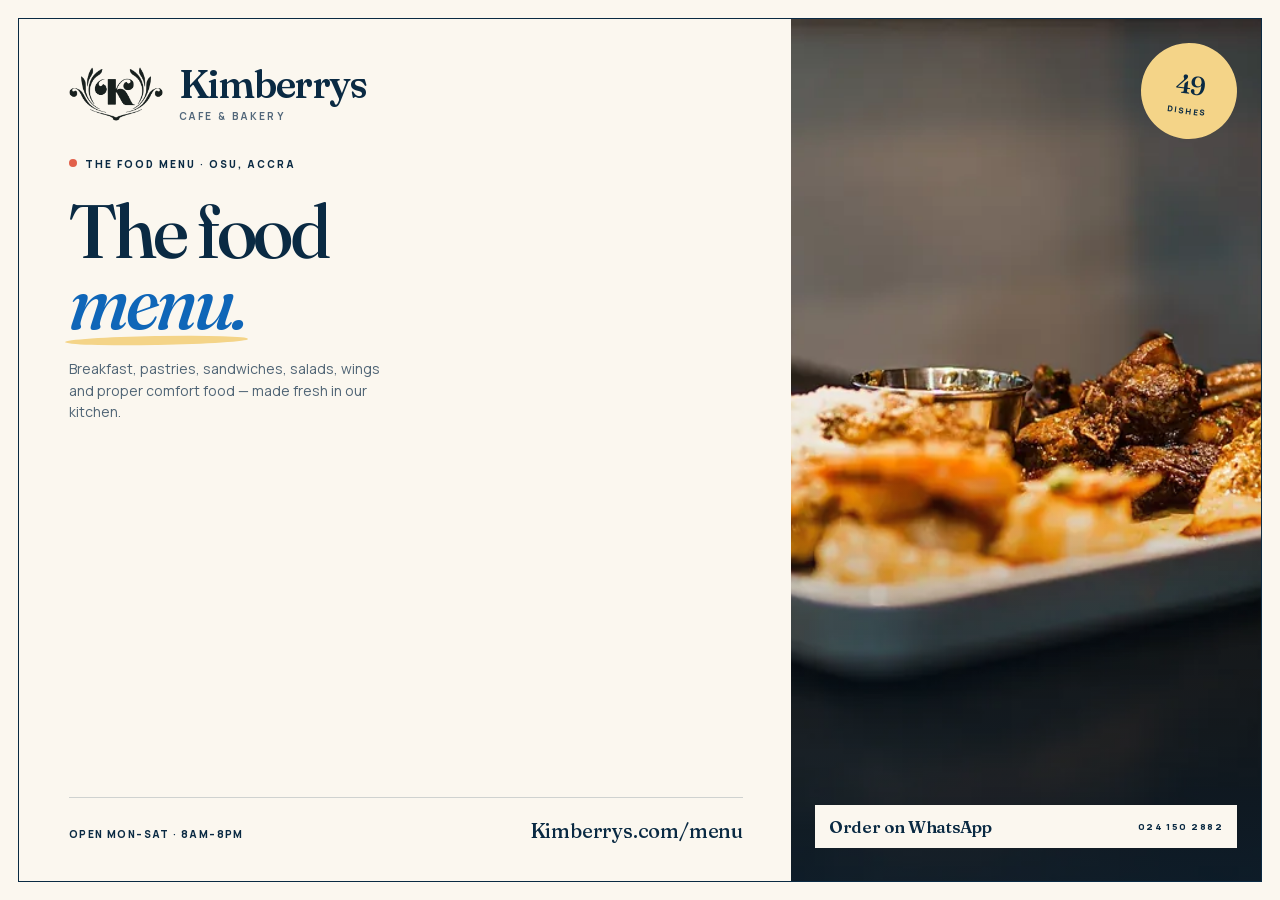
<file: _source/og-menu.html>
<!DOCTYPE html>
<html lang="en">
<head>
<meta charset="utf-8">
<style>
  @font-face { font-family: "Fraunces"; font-style: normal; font-weight: 100 900; src: url("../assets/fonts/fraunces.woff2") format("woff2"); }
  @font-face { font-family: "Fraunces"; font-style: italic; font-weight: 100 900; src: url("../assets/fonts/fraunces-italic.woff2") format("woff2"); }
  @font-face { font-family: "Manrope"; font-style: normal; font-weight: 200 800; src: url("../assets/fonts/manrope.woff2") format("woff2"); }
  * { box-sizing: border-box; }
  html, body { margin: 0; width: 1200px; height: 630px; overflow: hidden; }
  body { background: #fbf7ef; color: #0a2a43; font-family: "Manrope", sans-serif; }
  .frame { position: absolute; inset: 18px; display: grid; grid-template-columns: 1fr 470px; border: 1.5px solid #0a2a43; overflow: hidden; }
  .left { position: relative; z-index: 2; display: flex; flex-direction: column; padding: 46px 48px 38px 50px; }
  .brand { display: flex; align-items: center; gap: 16px; }
  .brand img { width: 94px; height: auto; }
  .brand__name { font-family: "Fraunces", serif; font-size: 39px; font-weight: 600; letter-spacing: -0.035em; line-height: 1; }
  .brand__sub { margin-top: 5px; font-size: 10px; font-weight: 700; letter-spacing: 0.24em; text-transform: uppercase; color: #52677a; }
  .eyebrow { margin-top: 34px; font-size: 10px; font-weight: 800; letter-spacing: 0.2em; text-transform: uppercase; }
  .eyebrow span { display: inline-block; width: 8px; height: 8px; margin-right: 8px; border-radius: 50%; background: #e2604a; vertical-align: 1px; }
  h1 { margin: 14px 0 0; font-family: "Fraunces", serif; font-size: 76px; font-weight: 500; line-height: 0.94; letter-spacing: -0.045em; }
  h1 em { position: relative; z-index: 0; font-style: italic; color: #0f66b8; }
  h1 em::after { content: ""; position: absolute; z-index: -1; left: -2%; right: -2%; bottom: 0.04em; height: 0.12em; border-radius: 50%; background: #f4d488; transform: rotate(-1deg); }
  .lede { margin: 20px 0 0; max-width: 36ch; font-size: 14px; line-height: 1.55; color: #4f6475; }
  .foot { display: flex; align-items: baseline; justify-content: space-between; gap: 18px; margin-top: auto; padding-top: 20px; border-top: 1px solid rgba(10, 42, 67, 0.18); font-size: 10px; font-weight: 800; letter-spacing: 0.14em; text-transform: uppercase; }
  .foot strong { font-family: "Fraunces", serif; font-size: 20px; font-weight: 500; letter-spacing: -0.01em; text-transform: none; }
  .media { position: relative; overflow: hidden; background: #38a2f5; }
  .media img { width: 100%; height: 100%; object-fit: cover; }
  .media::after { content: ""; position: absolute; inset: 0; background: linear-gradient(180deg, rgba(10, 42, 67, 0) 52%, rgba(10, 42, 67, 0.55) 100%); }
  .place { position: absolute; z-index: 2; left: 24px; bottom: 24px; right: 24px; display: flex; align-items: center; justify-content: space-between; padding: 11px 14px; background: #fbf7ef; color: #0a2a43; font-size: 9px; font-weight: 800; letter-spacing: 0.16em; text-transform: uppercase; }
  .place strong { font-family: "Fraunces", serif; font-size: 17px; font-weight: 600; letter-spacing: -0.02em; text-transform: none; }
  .sticker { position: absolute; z-index: 3; top: 24px; right: 24px; display: grid; place-items: center; width: 96px; height: 96px; border-radius: 50%; background: #f4d488; color: #0a2a43; text-align: center; font-size: 8px; font-weight: 800; letter-spacing: 0.12em; line-height: 1.5; text-transform: uppercase; transform: rotate(7deg); }
  .sticker b { display: block; font-family: "Fraunces", serif; font-size: 26px; font-weight: 500; letter-spacing: -0.03em; }
</style>
</head>
<body>
  <div class="frame">
    <div class="left">
      <div class="brand">
        <img src="../assets/brand/logo-mark-ink.png" alt="">
        <div>
          <div class="brand__name">Kimberrys</div>
          <div class="brand__sub">Cafe &amp; Bakery</div>
        </div>
      </div>
      <p class="eyebrow"><span></span>The food menu · Osu, Accra</p>
      <h1>The food<br><em>menu.</em></h1>
      <p class="lede">Breakfast, pastries, sandwiches, salads, wings and proper comfort food — made fresh in our kitchen.</p>
      <div class="foot">
        <span>Open Mon–Sat · 8am–8pm</span>
        <strong>Kimberrys.com/menu</strong>
      </div>
    </div>
    <div class="media">
      <img src="../assets/img/platter.webp" alt="">
      <div class="sticker"><div><b>49</b>dishes</div></div>
      <p class="place"><strong>Order on WhatsApp</strong><span>024 150 2882</span></p>
    </div>
  </div>
</body>
</html>
</file>
<file: styles.css>
/* ============================================================
   Kimberrys Cafe & Bakery — Osu, Accra
   A hand-built, dependency-free stylesheet.
   1. Foundations  2. Header & nav  3. Hero  4. Story
   ============================================================ */

/* ---------- Fonts ---------- */
@font-face {
  font-family: "Fraunces";
  font-style: normal;
  font-weight: 100 900;
  font-display: swap;
  src: url("assets/fonts/fraunces.woff2") format("woff2");
}
@font-face {
  font-family: "Fraunces";
  font-style: italic;
  font-weight: 100 900;
  font-display: swap;
  src: url("assets/fonts/fraunces-italic.woff2") format("woff2");
}
@font-face {
  font-family: "Manrope";
  font-style: normal;
  font-weight: 200 800;
  font-display: swap;
  src: url("assets/fonts/manrope.woff2") format("woff2");
}

/* ---------- 1. Foundations ---------- */
:root {
  --ink: #0a2a43;
  --ink-soft: #123f63;
  --blue: #38a2f5;
  --blue-deep: #0f66b8;
  --aqua: #bfe7fb;
  --aqua-deep: #63c4f6;
  --aqua-wash: #e8f6fd;
  --cream: #fbf7ef;
  --cream-2: #fffdf8;
  --butter: #f4d488;
  --coral: #e2604a;
  --muted: #52677a;
  --line: rgba(10, 42, 67, 0.16);
  --line-light: rgba(251, 247, 240, 0.18);
  --wrap: 1240px;
  --header-h: 82px;
  --ease: cubic-bezier(0.22, 1, 0.36, 1);
  --shadow: 0 26px 70px -32px rgba(10, 42, 67, 0.4);
}

*,
*::before,
*::after { box-sizing: border-box; }

html {
  scroll-behavior: smooth;
  -webkit-text-size-adjust: 100%;
}

body {
  margin: 0;
  background: var(--cream);
  color: var(--ink);
  font-family: "Manrope", "Helvetica Neue", Arial, sans-serif;
  font-size: 16px;
  font-weight: 400;
  line-height: 1.65;
  -webkit-font-smoothing: antialiased;
  text-rendering: optimizeLegibility;
  overflow-x: hidden;
}

body.is-locked { overflow: hidden; }

img { display: block; max-width: 100%; height: auto; }
a { color: inherit; text-decoration: none; }
button { font: inherit; color: inherit; }
input, textarea, select { font: inherit; }
figure { margin: 0; }
p { margin: 0; }
ul, ol { margin: 0; padding: 0; list-style: none; }

::selection { background: var(--aqua-deep); color: var(--ink); }

:focus-visible {
  outline: 3px solid var(--coral);
  outline-offset: 4px;
  border-radius: 2px;
}

svg { display: block; }

h1, h2, h3, h4 {
  margin: 0;
  font-family: "Fraunces", Georgia, serif;
  font-weight: 500;
  line-height: 1.02;
  letter-spacing: -0.025em;
  font-optical-sizing: auto;
}

h1 { font-size: clamp(3.6rem, 7.4vw, 7rem); line-height: 0.91; letter-spacing: -0.04em; }
h2 { font-size: clamp(2.35rem, 4.4vw, 4.1rem); line-height: 1.01; }
h3 { font-size: 1.25rem; line-height: 1.2; letter-spacing: -0.01em; }

em { font-style: italic; }

.wrap {
  width: min(var(--wrap), calc(100% - 96px));
  margin-inline: auto;
}

.section { padding: clamp(78px, 9.5vw, 132px) 0; }

/* Keep in-page targets clear of the sticky header. Menu sections add the
   height of their sticky category bar in their own rule below. */
#main { scroll-margin-top: calc(var(--header-h) + 18px); }
body.page-home #gallery,
body.page-home #visit { scroll-margin-top: calc(var(--header-h) + 18px); }

.visually-hidden {
  position: absolute !important;
  width: 1px; height: 1px;
  padding: 0; margin: -1px;
  overflow: hidden;
  clip: rect(0 0 0 0);
  white-space: nowrap;
  border: 0;
}

.skip-link {
  position: fixed;
  top: 10px; left: 10px;
  z-index: 200;
  padding: 12px 20px;
  background: var(--ink);
  color: var(--cream);
  font-size: 0.8rem;
  font-weight: 700;
  transform: translateY(-150%);
  transition: transform 0.2s ease;
}
.skip-link:focus { transform: none; }

[hidden] { display: none !important; }

.eyebrow {
  display: flex;
  align-items: center;
  gap: 10px;
  margin-bottom: 20px;
  font-size: 0.68rem;
  font-weight: 700;
  letter-spacing: 0.19em;
  line-height: 1.4;
  text-transform: uppercase;
  color: var(--ink);
}
.eyebrow--light { color: var(--aqua); }
.eyebrow__dot {
  width: 8px; height: 8px;
  flex: none;
  border-radius: 50%;
  background: var(--coral);
}

.status-dot {
  display: inline-block;
  width: 7px; height: 7px;
  flex: none;
  border-radius: 50%;
  background: #2f9e68;
  box-shadow: 0 0 0 3px rgba(47, 158, 104, 0.16);
  animation: pulse 2.6s ease-out infinite;
}
.status-dot--closed { background: #b85c48; box-shadow: 0 0 0 3px rgba(184, 92, 72, 0.18); animation: none; }
@keyframes pulse {
  0%, 100% { box-shadow: 0 0 0 3px rgba(47, 158, 104, 0.16); }
  50% { box-shadow: 0 0 0 6px rgba(47, 158, 104, 0); }
}

/* Buttons & links */
.btn {
  display: inline-flex;
  align-items: center;
  justify-content: center;
  gap: 12px;
  min-height: 52px;
  padding: 14px 26px;
  white-space: nowrap;
  border: 1px solid transparent;
  border-radius: 999px;
  font-size: 0.76rem;
  font-weight: 700;
  letter-spacing: 0.1em;
  line-height: 1;
  text-transform: uppercase;
  cursor: pointer;
  transition: background-color 0.25s var(--ease), color 0.25s var(--ease),
    border-color 0.25s var(--ease), transform 0.25s var(--ease);
}
.btn:hover { transform: translateY(-2px); }
.btn:active { transform: translateY(0); }
.btn__arrow { font-size: 1.05em; line-height: 1; transition: transform 0.25s var(--ease); }
.btn:hover .btn__arrow { transform: translate(2px, -2px); }
.btn .icon { width: 18px; height: 18px; }

.btn--ink { background: var(--blue); border-color: var(--blue); color: var(--ink); }
.btn--ink:hover { background: var(--blue-deep); border-color: var(--blue-deep); color: var(--cream); }

.btn--cream { background: var(--cream); border-color: var(--cream); color: var(--ink); }
.btn--cream:hover { background: var(--aqua); border-color: var(--aqua); }

.btn--outline { background: transparent; border-color: var(--ink); color: var(--ink); }
.btn--outline:hover { background: var(--ink); color: var(--cream); }

.btn--ghost { background: transparent; border-color: rgba(251, 247, 240, 0.4); color: var(--cream); }
.btn--ghost:hover { border-color: var(--aqua); color: var(--aqua); }

.btn--whatsapp { background: #1f8a5b; border-color: #1f8a5b; color: #fff; }
.btn--whatsapp:hover { background: #17704a; border-color: #17704a; }

.link-arrow {
  display: inline-flex;
  align-items: center;
  gap: 9px;
  padding-bottom: 4px;
  border-bottom: 1px solid currentColor;
  font-size: 0.79rem;
  font-weight: 700;
  letter-spacing: 0.09em;
  text-transform: uppercase;
  transition: gap 0.25s var(--ease), color 0.25s var(--ease);
}
.link-arrow:hover { gap: 15px; color: var(--coral); }

.text-button {
  display: inline;
  padding: 0;
  border: 0;
  border-bottom: 1px solid currentColor;
  background: none;
  font-size: inherit;
  font-weight: 700;
  cursor: pointer;
  transition: color 0.2s ease;
}
.text-button:hover { color: var(--coral); }
.text-button--light { color: var(--aqua); }
.text-button--light:hover { color: var(--butter); }

.icon { width: 20px; height: 20px; }
.icon--small { display: inline-block; width: 14px; height: 14px; vertical-align: -2px; }

/* ---------- 2. Topbar, header & nav ---------- */
.topbar {
  background: var(--ink);
  color: var(--cream);
  font-size: 0.66rem;
  font-weight: 600;
  letter-spacing: 0.1em;
  text-transform: uppercase;
}
.topbar__inner {
  display: flex;
  align-items: center;
  justify-content: space-between;
  gap: 24px;
  min-height: 36px;
}
.topbar__note { display: flex; align-items: center; gap: 9px; color: rgba(251, 247, 240, 0.82); }
.topbar__sep { color: rgba(251, 247, 240, 0.35); }
.topbar__links { display: flex; align-items: center; gap: 12px; color: rgba(251, 247, 240, 0.7); }
.topbar__links a { transition: color 0.2s ease; }
.topbar__links a:hover { color: var(--aqua); }

.site-header {
  position: sticky;
  top: 0;
  z-index: 50;
  background: rgba(251, 247, 240, 0.94);
  border-bottom: 1px solid var(--line);
  backdrop-filter: blur(14px);
  -webkit-backdrop-filter: blur(14px);
  transition: box-shadow 0.3s ease, background-color 0.3s ease;
}
.site-header.is-scrolled { background: rgba(251, 247, 240, 0.98); box-shadow: 0 12px 40px -28px rgba(10, 42, 67, 0.55); }
.header__inner {
  display: flex;
  align-items: center;
  justify-content: space-between;
  gap: 28px;
  height: var(--header-h);
}
.brand { display: inline-flex; align-items: center; gap: 12px; flex: none; }
.brand__mark { width: 64px; height: auto; }
.brand__text { display: flex; flex-direction: column; line-height: 1; }
.brand__name {
  font-family: "Fraunces", Georgia, serif;
  font-size: 1.45rem;
  font-weight: 600;
  letter-spacing: -0.035em;
}
.brand__sub {
  margin-top: 4px;
  font-size: 0.52rem;
  font-weight: 700;
  letter-spacing: 0.22em;
  text-transform: uppercase;
  color: var(--muted);
}

.main-nav { display: flex; align-items: center; gap: clamp(18px, 2.6vw, 38px); }
.main-nav a {
  position: relative;
  padding: 8px 0;
  font-size: 0.78rem;
  font-weight: 700;
  letter-spacing: 0.07em;
  text-transform: uppercase;
}
.main-nav a::after {
  content: "";
  position: absolute;
  left: 0; right: 0; bottom: 2px;
  height: 1px;
  background: currentColor;
  transform: scaleX(0);
  transform-origin: right;
  transition: transform 0.3s var(--ease);
}
.main-nav a:hover::after,
.main-nav a[aria-current="page"]::after { transform: scaleX(1); transform-origin: left; }

.header__actions { display: flex; align-items: center; gap: 16px; }
.header__phone {
  display: grid;
  place-items: center;
  width: 42px; height: 42px;
  border: 1px solid var(--line);
  border-radius: 50%;
  transition: background 0.2s ease, border-color 0.2s ease;
}
.header__phone svg { width: 17px; height: 17px; }
.header__phone:hover { background: var(--aqua); border-color: var(--aqua); }
.header__cta { flex: none; min-height: 46px; padding: 12px 22px; }

.nav-toggle {
  display: none;
  flex-direction: column;
  justify-content: center;
  gap: 6px;
  width: 44px; height: 44px;
  padding: 0;
  border: 1px solid var(--line);
  border-radius: 50%;
  background: none;
  cursor: pointer;
}
.nav-toggle span { display: block; width: 18px; height: 1.5px; margin-inline: auto; background: var(--ink); transition: transform 0.25s ease; }
.nav-toggle:hover span:first-child { transform: translateY(-1px); }

/* Mobile nav dialog */
.nav-dialog {
  position: fixed;
  inset: 0;
  z-index: 100;
  width: 100%;
  max-width: none;
  height: 100dvh;
  max-height: none;
  margin: 0;
  padding: clamp(22px, 5vw, 46px);
  border: 0;
  background: var(--cream);
  color: var(--ink);
}
.nav-dialog[open] { display: flex; flex-direction: column; }
.nav-dialog::backdrop { background: rgba(10, 42, 67, 0.4); backdrop-filter: blur(3px); }
.nav-dialog[open] .nav-dialog__head,
.nav-dialog[open] .nav-dialog__links,
.nav-dialog[open] .nav-dialog__foot { animation: dialogUp 0.55s var(--ease) both; }
.nav-dialog[open] .nav-dialog__links { animation-delay: 0.06s; }
.nav-dialog[open] .nav-dialog__foot { animation-delay: 0.12s; }
@keyframes dialogUp {
  from { opacity: 0; transform: translateY(22px); }
  to { opacity: 1; transform: none; }
}
.nav-dialog__head { display: flex; align-items: center; justify-content: space-between; gap: 20px; padding-bottom: 24px; border-bottom: 1px solid var(--line); }
.nav-dialog__close {
  display: inline-flex;
  align-items: center;
  gap: 6px;
  padding: 10px 0;
  border: 0;
  background: none;
  font-size: 0.7rem;
  font-weight: 700;
  letter-spacing: 0.12em;
  text-transform: uppercase;
  cursor: pointer;
}
.nav-dialog__close span { font-size: 1.5rem; line-height: 0.8; font-weight: 400; }
.nav-dialog__links { display: flex; flex-direction: column; margin-top: auto; padding: 32px 0; }
.nav-dialog__links a {
  display: flex;
  align-items: baseline;
  gap: 20px;
  padding: 12px 0;
  font-family: "Fraunces", Georgia, serif;
  font-size: clamp(2.4rem, 8vw, 3.6rem);
  line-height: 1.1;
  letter-spacing: -0.03em;
  border-bottom: 1px solid var(--line);
  transition: padding-left 0.25s var(--ease), color 0.2s ease;
}
.nav-dialog__links a:hover { padding-left: 10px; color: var(--coral); }
.nav-dialog__links a span {
  font-family: "Manrope", sans-serif;
  font-size: 0.62rem;
  font-weight: 700;
  letter-spacing: 0.12em;
  color: var(--muted);
}
.nav-dialog__foot { margin-top: auto; padding-top: 24px; border-top: 1px solid var(--line); }
.nav-dialog__foot p {
  margin-bottom: 18px;
  font-size: 0.68rem;
  font-weight: 700;
  letter-spacing: 0.12em;
  text-transform: uppercase;
  color: var(--muted);
}
.nav-dialog__foot .btn { width: 100%; }
.nav-dialog__phone { display: block; margin-top: 16px; text-align: center; font-family: "Fraunces", serif; font-size: 1.4rem; }

/* ---------- 3. Hero ---------- */
.hero {
  position: relative;
  padding: clamp(44px, 6vw, 84px) 0 clamp(64px, 8vw, 104px);
  overflow: hidden;
}
.hero::before {
  content: "";
  position: absolute;
  z-index: -1;
  width: 58vw; height: 58vw;
  max-width: 760px; max-height: 760px;
  right: -18vw; top: -24vw;
  border-radius: 50%;
  background: radial-gradient(circle, rgba(56, 162, 245, 0.55) 0%, rgba(56, 162, 245, 0) 68%);
}
.hero__grid {
  display: grid;
  grid-template-columns: 1.02fr 0.98fr;
  align-items: center;
  gap: clamp(40px, 6vw, 90px);
}
.hero__copy { max-width: 620px; }
.hero__copy h1 { margin-bottom: 28px; }
.hero__copy h1 span { display: block; }
.hero__copy h1 em {
  position: relative;
  display: inline-block;
  color: #0f66b8;
  z-index: 0;
}
.hero__copy h1 em::after {
  content: "";
  position: absolute;
  z-index: -1;
  left: -3%; right: -3%; bottom: 0.06em;
  height: 0.15em;
  background: var(--butter);
  transform: rotate(-1.2deg);
  border-radius: 50% 40% 45% 55%;
}
.hero__lede {
  max-width: 46ch;
  margin-bottom: 32px;
  font-size: clamp(0.98rem, 1.2vw, 1.08rem);
  line-height: 1.7;
  color: #4f6475;
}
.hero__actions { display: flex; flex-wrap: wrap; align-items: center; gap: 22px; }
.hero__meta {
  display: flex;
  align-items: center;
  flex-wrap: wrap;
  gap: 16px;
  margin-top: 42px;
  padding-top: 20px;
  border-top: 1px solid var(--line);
  font-size: 0.76rem;
  color: var(--muted);
}
.rating { display: flex; align-items: center; gap: 6px; }
.rating strong { color: var(--ink); }
.rating__star { color: #d08a12; font-size: 0.9rem; }
.hero__meta-divider { width: 1px; height: 18px; background: var(--line); }
.status { display: flex; align-items: center; gap: 9px; }

.hero__visual { position: relative; max-width: 530px; justify-self: end; width: 100%; }
.hero__arch {
  position: relative;
  aspect-ratio: 4 / 5;
  overflow: hidden;
  border-radius: 50% 50% 6px 6px / 34% 34% 6px 6px;
  border: 1px solid rgba(10, 42, 67, 0.35);
  background: var(--aqua);
  transform: rotate(1.2deg);
  box-shadow: var(--shadow);
}
.hero__arch img { width: 100%; height: 100%; object-fit: cover; }
.hero__arch::after {
  content: "";
  position: absolute;
  inset: 0;
  background: linear-gradient(180deg, rgba(10, 42, 67, 0) 55%, rgba(10, 42, 67, 0.36) 100%);
  pointer-events: none;
}
.hero__caption {
  position: absolute;
  z-index: 2;
  left: 50%;
  bottom: 22px;
  transform: translateX(-50%) rotate(-1.2deg);
  padding: 8px 16px;
  border-radius: 999px;
  background: var(--cream);
  color: var(--ink);
  font-size: 0.62rem;
  font-weight: 700;
  letter-spacing: 0.12em;
  text-transform: uppercase;
  white-space: nowrap;
}
.hero__inset {
  position: absolute;
  z-index: 2;
  left: -9%;
  bottom: 9%;
  width: 37%;
  padding: 7px;
  background: var(--cream);
  box-shadow: 0 20px 40px -20px rgba(10, 42, 67, 0.5);
  transform: rotate(-4deg);
}
.hero__inset img { aspect-ratio: 1; width: 100%; object-fit: cover; }
.hero__inset figcaption {
  padding: 6px 2px 1px;
  font-size: 0.55rem;
  font-weight: 700;
  letter-spacing: 0.12em;
  text-transform: uppercase;
  text-align: center;
  color: var(--muted);
}
.hero__sticker {
  position: absolute;
  z-index: 3;
  top: -26px;
  right: -30px;
  display: grid;
  place-items: center;
  width: 104px; height: 104px;
  border-radius: 50%;
  background: var(--butter);
  color: var(--ink);
  box-shadow: 0 8px 30px -12px rgba(10, 42, 67, 0.45);
}
.hero__sticker svg {
  position: absolute;
  inset: 7px;
  width: calc(100% - 14px);
  height: calc(100% - 14px);
  animation: spin 30s linear infinite;
}
.hero__sticker text {
  font-family: "Manrope", sans-serif;
  font-size: 9.5px;
  font-weight: 700;
  letter-spacing: 0.155em;
  fill: var(--ink);
}
.hero__sticker > span { font-size: 1.25rem; line-height: 1; }
@keyframes spin { to { transform: rotate(360deg); } }
/* ---------- Marquee ---------- */
.marquee {
  overflow: hidden;
  padding: 17px 0;
  background: var(--ink);
  color: var(--cream);
}
.marquee__track { display: flex; width: max-content; animation: marquee 46s linear infinite; }
.marquee:hover .marquee__track { animation-play-state: paused; }
.marquee__group { display: flex; flex-shrink: 0; align-items: center; gap: 34px; padding-right: 34px; }
.marquee span {
  font-family: "Fraunces", Georgia, serif;
  font-size: 1.06rem;
  font-style: italic;
  letter-spacing: 0.01em;
  white-space: nowrap;
}
.marquee__flower { font-style: normal; font-size: 0.7rem; color: var(--aqua); }
@keyframes marquee { to { transform: translateX(-50%); } }

/* ---------- 4. Favourites ---------- */
.favourites { background: var(--cream-2); }

.section-head {
  display: flex;
  align-items: flex-end;
  justify-content: space-between;
  gap: 40px;
  margin-bottom: clamp(32px, 4vw, 48px);
}
.section-head h2 { max-width: 15ch; }
.section-head__aside {
  max-width: 36ch;
  padding-bottom: 6px;
  font-size: 0.9rem;
  color: var(--muted);
}

.fave-grid { display: grid; grid-template-columns: repeat(4, 1fr); gap: 16px; }
.fave-card {
  position: relative;
  display: flex;
  flex-direction: column;
  min-height: 440px;
  overflow: hidden;
  background: var(--ink);
  color: var(--cream);
  isolation: isolate;
  transition: transform 0.4s var(--ease), box-shadow 0.4s var(--ease);
}
.fave-card:hover { transform: translateY(-6px); box-shadow: 0 28px 50px -30px rgba(10, 42, 67, 0.65); }
.fave-card > img {
  position: absolute;
  inset: 0;
  z-index: 0;
  width: 100%; height: 100%;
  object-fit: cover;
  transition: transform 0.8s var(--ease);
}
.fave-card:hover > img { transform: scale(1.055); }
.fave-card::after {
  content: "";
  position: absolute;
  inset: 0;
  z-index: 1;
  background: linear-gradient(180deg, rgba(10, 42, 67, 0.34) 0%, rgba(10, 42, 67, 0.04) 34%, rgba(10, 42, 67, 0.58) 64%, rgba(10, 42, 67, 0.94) 100%);
  pointer-events: none;
}
.fave-card__index {
  position: absolute;
  z-index: 2;
  top: 20px; left: 22px;
  font-size: 0.62rem;
  font-weight: 700;
  letter-spacing: 0.16em;
  color: rgba(251, 247, 240, 0.85);
}
.fave-card__kicker {
  position: absolute;
  z-index: 2;
  top: 16px; right: 16px;
  padding: 6px 11px;
  border-radius: 999px;
  background: var(--cream);
  color: var(--ink);
  font-size: 0.54rem;
  font-weight: 700;
  letter-spacing: 0.1em;
  text-transform: uppercase;
}
.fave-card__body {
  position: relative;
  z-index: 2;
  margin-top: auto;
  padding: 24px 22px;
  padding-right: 68px;
}
.fave-card__body h3 { margin-bottom: 7px; font-size: clamp(1.35rem, 1.8vw, 1.6rem); }
.fave-card__body p { font-size: 0.79rem; line-height: 1.55; color: rgba(251, 247, 240, 0.9); text-shadow: 0 1px 14px rgba(10, 42, 67, 0.5); }
.round-arrow {
  position: absolute;
  z-index: 3;
  right: 20px;
  bottom: 22px;
  display: grid;
  place-items: center;
  width: 38px; height: 38px;
  border: 1px solid rgba(251, 247, 240, 0.55);
  border-radius: 50%;
  font-size: 0.95rem;
  transition: background 0.3s ease, color 0.3s ease, border-color 0.3s ease;
}
.fave-card:hover .round-arrow { background: var(--aqua); border-color: var(--aqua); color: var(--ink); }

.fave-card--cta {
  justify-content: flex-end;
  gap: 0;
  padding: 26px 24px;
  background: var(--aqua);
  color: var(--ink);
}
.fave-card--cta::after { display: none; }
.fave-card--cta .fave-card__index { color: rgba(10, 42, 67, 0.55); top: 22px; left: 24px; }
.fave-card--cta .eyebrow { margin-bottom: 12px; font-size: 0.58rem; }
.fave-card--cta .fave-card__big {
  font-family: "Fraunces", Georgia, serif;
  font-size: clamp(4.8rem, 6.5vw, 6.2rem);
  font-weight: 500;
  line-height: 0.78;
  letter-spacing: -0.06em;
}
.fave-card--cta h3 {
  margin-top: 22px;
  font-size: clamp(1.75rem, 2.2vw, 2.15rem);
  line-height: 0.98;
}
.fave-card--cta > p:not(.eyebrow):not(.fave-card__big) { margin-top: 14px; font-size: 0.8rem; line-height: 1.55; max-width: 24ch; }
.fave-card--cta .round-arrow { border-color: rgba(10, 42, 67, 0.45); color: var(--ink); }
.fave-card--cta:hover .round-arrow { background: var(--ink); border-color: var(--ink); color: var(--cream); }

/* ---------- 6. Menu preview ---------- */
.menu-preview { background: var(--ink); color: var(--cream); }
.menu-preview__grid {
  display: grid;
  grid-template-columns: 0.88fr 1.12fr;
  gap: clamp(44px, 7vw, 100px);
  align-items: center;
}
.menu-preview__intro h2 { max-width: 11ch; margin-bottom: 24px; color: var(--cream); }
.menu-preview__intro > p:not(.eyebrow):not(.menu-preview__note) {
  max-width: 42ch;
  color: rgba(251, 247, 240, 0.72);
  font-size: 0.94rem;
}
.menu-preview__actions { display: flex; flex-wrap: wrap; gap: 14px; margin-top: 30px; }
.menu-preview__note {
  margin-top: 24px;
  font-size: 0.6rem;
  font-weight: 700;
  letter-spacing: 0.14em;
  text-transform: uppercase;
  color: rgba(251, 247, 240, 0.45);
}
.menu-preview__list { border-top: 1px solid var(--line-light); }
.menu-row {
  display: flex;
  align-items: baseline;
  gap: 13px;
  padding: 16px 0;
  border-bottom: 1px solid var(--line-light);
  transition: color 0.2s ease, padding-left 0.3s var(--ease);
}
.menu-row:hover { color: var(--aqua); padding-left: 5px; }
.menu-row__cat {
  flex: none;
  width: 88px;
  font-size: 0.56rem;
  font-weight: 700;
  letter-spacing: 0.13em;
  text-transform: uppercase;
  color: var(--aqua);
  opacity: 0.85;
}
.menu-row__name { font-family: "Fraunces", Georgia, serif; font-size: 1.12rem; line-height: 1.2; }
.menu-row__dots { flex: 1 1 30px; min-width: 20px; border-bottom: 1px dotted rgba(251, 247, 240, 0.28); transform: translateY(-4px); }
.menu-row__price { flex: none; font-size: 0.82rem; font-weight: 700; letter-spacing: 0.02em; }
.menu-preview__all {
  display: flex;
  align-items: center;
  justify-content: space-between;
  padding: 18px 0 6px;
  font-size: 0.67rem;
  font-weight: 700;
  letter-spacing: 0.12em;
  text-transform: uppercase;
  color: var(--aqua);
}
.menu-preview__all span { transition: transform 0.25s var(--ease); }
.menu-preview__all:hover span { transform: translateX(5px); }
.menu-preview__share {
  display: flex;
  align-items: center;
  gap: 6px;
  margin-top: 20px;
  font-size: 0.64rem;
  letter-spacing: 0.06em;
  color: rgba(251, 247, 240, 0.45);
}

/* ---------- 8. Gallery ---------- */
.gallery { background: var(--cream-2); }
.gallery__grid {
  display: grid;
  grid-template-columns: repeat(12, 1fr);
  grid-template-areas:
    "a a a a a a c c c b b b"
    "a a a a a a c c c b b b"
    "a a a a a a c c c b b b"
    "a a a a a a c c c b b b"
    "e e e e d d d d f f f f"
    "e e e e d d d d f f f f"
    "e e e e d d d d f f f f"
    "e e e e d d d d f f f f";
  grid-auto-rows: clamp(58px, 7vw, 94px);
  gap: 16px;
}
.gallery__item {
  position: relative;
  overflow: hidden;
  width: 100%;
  height: 100%;
  padding: 0;
  border: 0;
  background: var(--ink);
  color: var(--cream);
  cursor: zoom-in;
}
.gallery__item--a { grid-area: a; }
.gallery__item--b { grid-area: b; }
.gallery__item--c { grid-area: c; }
.gallery__item--d { grid-area: d; }
.gallery__item--e { grid-area: e; }
.gallery__item--f { grid-area: f; }
.gallery__item img { width: 100%; height: 100%; object-fit: cover; transition: transform 0.9s var(--ease), filter 0.4s ease; }
.gallery__item::after {
  content: "";
  position: absolute;
  inset: 0;
  background: linear-gradient(180deg, rgba(10, 42, 67, 0) 60%, rgba(10, 42, 67, 0.32) 100%);
  pointer-events: none;
}
.gallery__item:hover img { transform: scale(1.05); }
.gallery__view {
  position: absolute;
  z-index: 2;
  left: 14px;
  bottom: 14px;
  display: inline-flex;
  align-items: center;
  gap: 5px;
  padding: 7px 13px;
  border-radius: 999px;
  background: var(--cream);
  color: var(--ink);
  font-size: 0.55rem;
  font-weight: 700;
  letter-spacing: 0.12em;
  text-transform: uppercase;
  opacity: 0;
  transform: translateY(8px);
  transition: opacity 0.3s ease, transform 0.3s var(--ease);
}
.gallery__item:hover .gallery__view,
.gallery__item:focus-visible .gallery__view { opacity: 1; transform: none; }

/* ---------- 9. Visit ---------- */
.visit { background: var(--cream); }
.visit__grid {
  display: grid;
  grid-template-columns: 1fr 1fr;
  gap: clamp(40px, 7vw, 100px);
  align-items: center;
}
.visit__copy h2 { max-width: 11ch; margin-bottom: 22px; }
.visit__lede { max-width: 46ch; color: #4f6475; font-size: 0.96rem; }
.visit__details {
  display: grid;
  grid-template-columns: repeat(3, 1fr);
  gap: 22px;
  margin-top: 34px;
}
.visit__detail { padding-top: 14px; border-top: 1px solid var(--line); }
.visit__detail > span {
  display: block;
  margin-bottom: 8px;
  font-size: 0.56rem;
  font-weight: 700;
  letter-spacing: 0.14em;
  text-transform: uppercase;
  color: var(--muted);
}
.visit__detail p { font-size: 0.8rem; line-height: 1.7; }
.visit__detail em { color: var(--muted); }
.muted { color: var(--muted); }
.visit__actions { display: flex; flex-wrap: wrap; gap: 12px; margin-top: 32px; }
.visit__note {
  margin-top: 20px;
  font-size: 0.58rem;
  font-weight: 700;
  letter-spacing: 0.12em;
  text-transform: uppercase;
  color: var(--muted);
}
.visit__media { position: relative; }
.visit__media > img {
  width: 100%;
  aspect-ratio: 4 / 4.7;
  object-fit: cover;
  border-radius: 50% 50% 4px 4px / 33% 33% 4px 4px;
  border: 1px solid var(--line);
}
.visit__badge {
  position: absolute;
  left: 18px;
  bottom: 18px;
  display: inline-flex;
  align-items: center;
  gap: 9px;
  padding: 10px 15px;
  border-radius: 999px;
  background: var(--cream);
  font-size: 0.56rem;
  font-weight: 700;
  letter-spacing: 0.11em;
  text-transform: uppercase;
  box-shadow: 0 10px 30px -15px rgba(10, 42, 67, 0.6);
}
.visit__map {
  display: inline-block;
  margin-top: 14px;
  padding-bottom: 3px;
  border-bottom: 1px solid currentColor;
  font-size: 0.65rem;
  font-weight: 700;
  letter-spacing: 0.1em;
  text-transform: uppercase;
}
.visit__map:hover { color: var(--coral); }

/* ---------- 10. CTA band ---------- */
.cta-band {
  position: relative;
  overflow: hidden;
  padding: clamp(72px, 10vw, 118px) 0;
  background: var(--blue);
  color: var(--ink);
  text-align: center;
}
.cta-band .eyebrow__dot { background: var(--ink); }
.cta-band .btn--ink { background: var(--ink); border-color: var(--ink); color: var(--cream); }
.cta-band .btn--ink:hover { background: var(--cream); border-color: var(--cream); color: var(--ink); }
.cta-band .btn--outline { background: var(--cream); border-color: var(--cream); color: var(--ink); }
.cta-band .btn--outline:hover { background: var(--ink); border-color: var(--ink); color: var(--cream); }
.cta-band::before,
.cta-band::after {
  content: "✳";
  position: absolute;
  color: rgba(10, 42, 67, 0.09);
  font-family: "Fraunces", serif;
  font-size: clamp(16rem, 30vw, 30rem);
  line-height: 0.6;
  pointer-events: none;
}
.cta-band::before { left: -4%; bottom: -12%; transform: rotate(12deg); }
.cta-band::after { right: -3%; top: -20%; transform: rotate(-9deg); }
.cta-band__inner { position: relative; z-index: 1; display: flex; flex-direction: column; align-items: center; }
.cta-band .eyebrow { justify-content: center; }
.cta-band h2 { max-width: 17ch; font-size: clamp(2.8rem, 5.4vw, 5.2rem); }
.cta-band__inner > p:not(.eyebrow):not(.cta-band__note) { max-width: 46ch; margin: 20px auto 0; font-size: 0.95rem; }
.cta-band__actions { display: flex; flex-wrap: wrap; justify-content: center; gap: 12px; margin-top: 30px; }
.cta-band__note {
  margin-top: 26px;
  font-size: 0.59rem;
  font-weight: 700;
  letter-spacing: 0.14em;
  text-transform: uppercase;
  color: rgba(10, 42, 67, 0.78);
}

/* ---------- 11. Footer ---------- */
.site-footer {
  position: relative;
  overflow: hidden;
  padding-top: clamp(54px, 7vw, 84px);
  background: var(--ink);
  color: var(--cream);
}
.footer__top {
  display: grid;
  grid-template-columns: 1.55fr 0.75fr 0.85fr 1.15fr;
  gap: clamp(28px, 4vw, 54px);
  padding-bottom: 54px;
  border-bottom: 1px solid var(--line-light);
}
.footer__mark { width: 92px; height: auto; margin-bottom: 14px; }
.footer__name { font-family: "Fraunces", serif; font-size: 1.9rem; line-height: 1; letter-spacing: -0.03em; }
.footer__tag {
  margin-top: 6px;
  font-size: 0.57rem;
  font-weight: 700;
  letter-spacing: 0.16em;
  text-transform: uppercase;
  color: var(--aqua);
}
.footer__blurb { max-width: 32ch; margin-top: 18px; font-size: 0.8rem; line-height: 1.65; color: rgba(251, 247, 240, 0.62); }
.footer__ig {
  display: inline-block;
  margin-top: 18px;
  padding-bottom: 3px;
  border-bottom: 1px solid var(--aqua);
  font-size: 0.63rem;
  font-weight: 700;
  letter-spacing: 0.11em;
  text-transform: uppercase;
  color: var(--aqua);
}
.footer__label {
  margin-bottom: 16px;
  font-size: 0.56rem;
  font-weight: 700;
  letter-spacing: 0.15em;
  text-transform: uppercase;
  color: rgba(251, 247, 240, 0.4);
}
.footer__col a:not(.btn) {
  display: block;
  padding: 3px 0;
  font-size: 0.79rem;
  color: rgba(251, 247, 240, 0.75);
  transition: color 0.2s ease;
}
.footer__col a:not(.btn):hover { color: var(--aqua); }
.footer__col p { font-size: 0.79rem; line-height: 1.75; color: rgba(251, 247, 240, 0.65); }
.footer__col--order .footer__phone {
  display: block;
  margin: 4px 0 18px;
  font-family: "Fraunces", serif;
  font-size: 1.35rem;
  letter-spacing: -0.01em;
  color: var(--cream);
}
.footer__col--order .btn { width: 100%; padding-inline: 16px; font-size: 0.66rem; }
.footer__bottom {
  display: flex;
  flex-wrap: wrap;
  align-items: center;
  justify-content: space-between;
  gap: 10px 24px;
  padding: 20px 0;
  font-size: 0.61rem;
  font-weight: 600;
  letter-spacing: 0.08em;
  text-transform: uppercase;
  color: rgba(251, 247, 240, 0.6);
}
.footer__bottom a { color: rgba(251, 247, 240, 0.78); }
.footer__bottom a:hover { color: var(--aqua); }
.footer__watermark {
  margin: 10px 0 -0.1em;
  font-family: "Fraunces", serif;
  font-size: clamp(6rem, 17vw, 15rem);
  font-weight: 500;
  line-height: 0.6;
  letter-spacing: -0.055em;
  text-align: center;
  color: transparent;
  -webkit-text-stroke: 1px rgba(251, 247, 240, 0.16);
  user-select: none;
  pointer-events: none;
}

/* ---------- 12. Mobile CTA, lightbox, toast ---------- */
.mobile-cta { display: none; }

.lightbox {
  position: fixed;
  inset: 0;
  width: 100vw;
  max-width: none;
  height: 100dvh;
  max-height: none;
  margin: 0;
  padding: 0;
  border: 0;
  background: rgba(7, 22, 37, 0.98);
  color: var(--cream);
  overflow: hidden;
}
.lightbox[open] { display: flex; flex-direction: column; }
.lightbox::backdrop { background: rgba(7, 22, 37, 0.82); }
.lightbox__bar {
  display: flex;
  align-items: center;
  justify-content: space-between;
  gap: 20px;
  padding: 18px clamp(18px, 4vw, 42px);
  border-bottom: 1px solid rgba(251, 247, 240, 0.14);
}
.lightbox__bar p { font-size: 0.7rem; font-weight: 600; letter-spacing: 0.09em; text-transform: uppercase; color: rgba(251, 247, 240, 0.7); }
.lightbox__close {
  padding: 8px 0;
  border: 0;
  background: none;
  color: var(--cream);
  font-size: 0.65rem;
  font-weight: 700;
  letter-spacing: 0.11em;
  text-transform: uppercase;
  cursor: pointer;
}
.lightbox__close:hover { color: var(--aqua); }
.lightbox__stage {
  display: grid;
  grid-template-columns: 56px minmax(0, 1fr) 56px;
  align-items: center;
  gap: 18px;
  flex: 1;
  min-height: 0;
  padding: 20px clamp(14px, 3vw, 40px) 28px;
}
.lightbox__stage img { max-width: 100%; max-height: calc(100dvh - 130px); margin: auto; object-fit: contain; }
.lightbox__nav {
  display: grid;
  place-items: center;
  width: 48px; height: 48px;
  border: 1px solid rgba(251, 247, 240, 0.35);
  border-radius: 50%;
  background: transparent;
  color: var(--cream);
  font-size: 1.1rem;
  cursor: pointer;
  transition: background 0.2s ease, color 0.2s ease;
}
.lightbox__nav:hover { background: var(--aqua); border-color: var(--aqua); color: var(--ink); }

.toast {
  position: fixed;
  z-index: 150;
  left: 50%;
  bottom: 26px;
  max-width: calc(100% - 32px);
  padding: 12px 20px;
  border-radius: 999px;
  background: var(--ink);
  color: var(--cream);
  box-shadow: 0 14px 40px -16px rgba(10, 42, 67, 0.7);
  font-size: 0.72rem;
  font-weight: 600;
  letter-spacing: 0.02em;
  text-align: center;
  white-space: nowrap;
  overflow: hidden;
  text-overflow: ellipsis;
  opacity: 0;
  pointer-events: none;
  transform: translate(-50%, 14px);
  transition: opacity 0.3s ease, transform 0.3s var(--ease);
}
.toast.is-visible { opacity: 1; transform: translate(-50%, 0); }

/* ---------- 13. Reveal motion ---------- */
.reveal { opacity: 0; transform: translateY(26px); transition: opacity 0.8s var(--ease), transform 0.8s var(--ease); }
.reveal.is-visible { opacity: 1; transform: none; }

/* ============================================================
   MENU PAGE
   ============================================================ */
.menu-hero {
  position: relative;
  overflow: hidden;
  padding: 24px 0 clamp(46px, 6vw, 78px);
}
.menu-hero::before {
  content: "";
  position: absolute;
  z-index: -1;
  width: 40vw; height: 40vw;
  left: -16vw; bottom: -18vw;
  border-radius: 50%;
  background: radial-gradient(circle, rgba(56, 162, 245, 0.58) 0%, rgba(56, 162, 245, 0) 68%);
}
.breadcrumb {
  display: flex;
  align-items: center;
  gap: 9px;
  margin-bottom: clamp(24px, 4vw, 42px);
  font-size: 0.59rem;
  font-weight: 700;
  letter-spacing: 0.12em;
  text-transform: uppercase;
  color: var(--muted);
}
.breadcrumb a:hover { color: var(--ink); }
.breadcrumb span[aria-hidden] { opacity: 0.4; }
.breadcrumb span:last-child { color: var(--ink); }

.menu-hero__grid {
  display: grid;
  grid-template-columns: 1.06fr 0.94fr;
  align-items: center;
  gap: clamp(40px, 6vw, 84px);
}
.menu-hero__copy h1 { margin-bottom: 20px; font-size: clamp(3.9rem, 7.5vw, 7.1rem); }
.menu-hero__copy h1 em {
  position: relative;
  display: inline-block;
  color: #0f66b8;
  z-index: 0;
}
.menu-hero__copy h1 em::after {
  content: "";
  position: absolute;
  z-index: -1;
  left: -3%; right: -3%; bottom: 0.03em;
  height: 0.14em;
  background: var(--butter);
  transform: rotate(-1deg);
  border-radius: 50% 40% 45% 55%;
}
.menu-hero__lede { max-width: 46ch; font-size: 0.98rem; color: #4f6475; }
.menu-hero__actions { display: flex; flex-wrap: wrap; gap: 12px; margin-top: 26px; }
.menu-hero__note {
  margin-top: 14px;
  font-size: 0.58rem;
  font-weight: 700;
  letter-spacing: 0.12em;
  text-transform: uppercase;
  color: var(--muted);
}
.menu-search {
  display: flex;
  align-items: center;
  gap: 10px;
  max-width: 500px;
  height: 54px;
  margin-top: 28px;
  padding: 0 14px 0 18px;
  border: 1px solid rgba(10, 42, 67, 0.4);
  border-radius: 999px;
  background: var(--cream-2);
  transition: border-color 0.2s ease, box-shadow 0.2s ease;
}
.menu-search:focus-within { border-color: var(--ink); box-shadow: 0 0 0 3px rgba(56, 162, 245, 0.55); }
.menu-search__icon { width: 18px; height: 18px; flex: none; color: var(--muted); }
.menu-search input {
  flex: 1;
  min-width: 0;
  padding: 0;
  border: 0;
  outline: none;
  background: transparent;
  font-size: 0.82rem;
  color: var(--ink);
}
.menu-search input::placeholder { color: #6e8292; }
.menu-search input::-webkit-search-cancel-button { display: none; }
.menu-search__clear {
  display: grid;
  place-items: center;
  flex: none;
  width: 26px; height: 26px;
  padding: 0;
  border: 0;
  border-radius: 50%;
  background: var(--aqua);
  font-size: 1rem;
  line-height: 1;
  cursor: pointer;
}

.menu-hero__media { position: relative; }
.menu-hero__media > img {
  width: 100%;
  aspect-ratio: 4 / 3;
  object-fit: cover;
  border-radius: 4px;
  box-shadow: var(--shadow);
}
.menu-hero__badge {
  position: absolute;
  top: -22px;
  right: -18px;
  display: grid;
  place-content: center;
  width: 96px; height: 96px;
  border: 1px solid var(--ink);
  border-radius: 50%;
  background: var(--butter);
  text-align: center;
  transform: rotate(8deg);
  box-shadow: 0 10px 30px -16px rgba(10, 42, 67, 0.5);
}
.menu-hero__badge strong { font-family: "Fraunces", serif; font-size: 1.7rem; font-weight: 600; line-height: 1; letter-spacing: -0.04em; }
.menu-hero__badge span { margin-top: 3px; font-size: 0.52rem; font-weight: 700; letter-spacing: 0.14em; text-transform: uppercase; }
.menu-hero__caption {
  position: absolute;
  left: 16px;
  bottom: 16px;
  padding: 8px 13px;
  border-radius: 999px;
  background: var(--ink);
  color: var(--cream);
  font-size: 0.55rem;
  font-weight: 700;
  letter-spacing: 0.12em;
  text-transform: uppercase;
}

/* Tools / tabs */
.menu-tools {
  position: sticky;
  top: var(--header-h);
  z-index: 40;
  background: rgba(253, 249, 241, 0.96);
  border-top: 1px solid var(--line);
  border-bottom: 1px solid var(--line);
  backdrop-filter: blur(12px);
  -webkit-backdrop-filter: blur(12px);
  transition: box-shadow 0.3s ease;
}
.menu-tools.is-stuck { box-shadow: 0 16px 36px -30px rgba(10, 42, 67, 0.55); }
.menu-tools__inner {
  display: flex;
  align-items: center;
  justify-content: space-between;
  gap: 20px;
  height: 60px;
}
.menu-tabs {
  display: flex;
  align-items: stretch;
  gap: clamp(16px, 2.4vw, 30px);
  overflow-x: auto;
  scrollbar-width: none;
  -ms-overflow-style: none;
}
.menu-tabs::-webkit-scrollbar { display: none; }
.menu-tab {
  display: flex;
  align-items: center;
  flex: none;
  border-bottom: 2px solid transparent;
  font-size: 0.64rem;
  font-weight: 700;
  letter-spacing: 0.12em;
  text-transform: uppercase;
  color: var(--muted);
  transition: color 0.2s ease, border-color 0.2s ease;
}
.menu-tab:hover { color: var(--ink); }
.menu-tab.is-active { color: var(--ink); border-bottom-color: var(--ink); }
.menu-tools__right { display: flex; align-items: center; gap: 12px; flex: none; }
.menu-tools__count {
  font-size: 0.58rem;
  font-weight: 700;
  letter-spacing: 0.1em;
  text-transform: uppercase;
  color: var(--muted);
  white-space: nowrap;
}
.menu-tools__bag {
  display: inline-flex;
  align-items: center;
  gap: 7px;
  height: 38px;
  padding: 0 14px;
  border: 1px solid var(--ink);
  border-radius: 999px;
  background: transparent;
  font-size: 0.72rem;
  font-weight: 700;
  cursor: pointer;
  transition: background 0.2s ease, color 0.2s ease;
}
.menu-tools__bag svg { width: 16px; height: 16px; }
.menu-tools__bag:hover { background: var(--ink); color: var(--cream); }

/* Menu body */
.menu-body { padding-bottom: clamp(40px, 6vw, 70px); background: var(--cream-2); }
.menu-section { padding: clamp(44px, 6vw, 70px) 0 12px; scroll-margin-top: calc(var(--header-h) + 82px); }
.menu-section__head {
  display: grid;
  grid-template-columns: 58px minmax(0, 1fr);
  gap: 18px;
  align-items: start;
  margin-bottom: 8px;
  padding-bottom: 20px;
  border-bottom: 1px solid var(--ink);
}
.menu-section__no {
  padding-top: 10px;
  font-size: 0.6rem;
  font-weight: 700;
  letter-spacing: 0.14em;
  color: var(--muted);
}
.menu-section__head h2 { font-size: clamp(2.15rem, 3.6vw, 3.35rem); }
.menu-section__head p { margin-top: 7px; font-size: 0.76rem; color: var(--muted); }
.menu-grid { display: grid; grid-template-columns: repeat(2, minmax(0, 1fr)); gap: 0 clamp(36px, 5vw, 72px); }
.dish {
  display: flex;
  align-items: flex-start;
  justify-content: space-between;
  gap: 16px;
  padding: 18px 0;
  border-bottom: 1px solid rgba(10, 42, 67, 0.11);
  transition: background-color 0.2s ease;
}
.dish__info { flex: 1; min-width: 0; }
.dish__row { display: flex; align-items: baseline; gap: 10px; }
.dish__name { font-size: clamp(1.08rem, 1.5vw, 1.22rem); font-weight: 600; }
.dish__leader { flex: 1; min-width: 12px; border-bottom: 1px dotted rgba(10, 42, 67, 0.28); transform: translateY(-4px); }
.dish__price { flex: none; font-size: 0.8rem; font-weight: 700; letter-spacing: 0.01em; }
.dish__desc { max-width: 48ch; margin-top: 5px; font-size: 0.77rem; line-height: 1.55; color: var(--muted); }
.dish__tag {
  display: inline-block;
  margin-top: 8px;
  padding: 3px 9px;
  border-radius: 999px;
  background: var(--aqua);
  font-size: 0.51rem;
  font-weight: 700;
  letter-spacing: 0.1em;
  text-transform: uppercase;
}
.dish__add {
  display: grid;
  place-items: center;
  flex: none;
  width: 34px; height: 34px;
  margin-top: 2px;
  padding: 0;
  border: 1px solid rgba(10, 42, 67, 0.35);
  border-radius: 50%;
  background: transparent;
  cursor: pointer;
  transition: background 0.2s ease, color 0.2s ease, border-color 0.2s ease, transform 0.2s ease;
}
.dish__add svg { width: 15px; height: 15px; }
.dish__add:hover { background: var(--ink); border-color: var(--ink); color: var(--cream); transform: scale(1.06); }
.dish__add.is-added { background: var(--ink); border-color: var(--ink); color: var(--cream); animation: addPop 0.35s var(--ease); }
@keyframes addPop {
  0% { transform: scale(1); }
  45% { transform: scale(1.22); }
  100% { transform: scale(1); }
}
.dish.is-added { background: linear-gradient(90deg, rgba(56, 162, 245, 0.32), rgba(56, 162, 245, 0)); }

/* Celebration cakes */
.menu-section--cakes { padding-bottom: clamp(28px, 4vw, 40px); }
.cake-banner {
  position: relative;
  margin: 0 0 clamp(20px, 3vw, 30px);
  overflow: hidden;
  border-radius: 20px;
  background: var(--aqua);
}
.cake-banner img {
  width: 100%;
  aspect-ratio: 16 / 7;
  object-fit: cover;
}
.cake-banner figcaption {
  position: absolute;
  left: 18px;
  bottom: 16px;
  padding: 8px 14px;
  border-radius: 999px;
  background: var(--cream);
  color: var(--ink);
  font-size: 0.54rem;
  font-weight: 700;
  letter-spacing: 0.12em;
  text-transform: uppercase;
}
.cake-menu { margin-top: clamp(24px, 3.6vw, 38px); }
.cake-panels {
  display: grid;
  grid-template-columns: repeat(2, minmax(0, 1fr));
  gap: clamp(14px, 2.2vw, 24px);
}
.cake-panel {
  padding: clamp(20px, 2.8vw, 30px);
  border: 1px solid var(--ink);
  border-radius: 20px;
  background: var(--cream-2);
}
.cake-panel__head {
  display: flex;
  align-items: center;
  justify-content: space-between;
  gap: 12px;
  margin-bottom: 16px;
  padding-bottom: 14px;
  border-bottom: 1px solid var(--line);
}
.cake-panel__head h3 {
  font-size: clamp(1.45rem, 2.4vw, 1.9rem);
  font-weight: 500;
  letter-spacing: -0.02em;
  line-height: 1.1;
}
.cake-panel__badge {
  flex: none;
  padding: 5px 10px;
  border-radius: 999px;
  background: var(--aqua);
  font-size: 0.49rem;
  font-weight: 700;
  letter-spacing: 0.11em;
  text-transform: uppercase;
}
.cake-table { width: 100%; border-collapse: collapse; }
.cake-table th,
.cake-table td { padding: 10px 0; text-align: right; }
.cake-table th:first-child,
.cake-table td:first-child { text-align: left; }
.cake-table thead th {
  padding-top: 0;
  padding-bottom: 9px;
  border-bottom: 1px solid var(--ink);
  font-size: 0.52rem;
  font-weight: 700;
  letter-spacing: 0.09em;
  text-transform: uppercase;
  color: var(--muted);
  white-space: nowrap;
}
.cake-table tbody th {
  border-bottom: 1px solid var(--line);
  font-size: 0.73rem;
  font-weight: 700;
  white-space: nowrap;
}
.cake-table td {
  border-bottom: 1px solid var(--line);
  font-size: 0.73rem;
  font-weight: 600;
  font-variant-numeric: tabular-nums;
  white-space: nowrap;
}
.cake-table tbody tr:last-child th,
.cake-table tbody tr:last-child td { border-bottom: 0; }
.cake-menu__lower {
  display: grid;
  grid-template-columns: 0.9fr 1.1fr;
  gap: clamp(14px, 2.2vw, 24px);
  margin-top: clamp(14px, 2.2vw, 24px);
}
.cake-addons,
.cake-preorder { padding: clamp(22px, 3vw, 32px); border-radius: 20px; }
.cake-addons { border: 1px solid var(--line); background: var(--aqua-wash); }
.cake-addons .eyebrow,
.cake-preorder .eyebrow { margin-bottom: 12px; font-size: 0.56rem; }
.cake-addons h3,
.cake-preorder h3 { font-size: clamp(1.4rem, 2.2vw, 1.8rem); line-height: 1.15; }
.cake-addons > p:not(.eyebrow) { margin-top: 7px; font-size: 0.78rem; color: var(--muted); }
.cake-addons__list {
  display: flex;
  flex-wrap: wrap;
  gap: 8px;
  margin: 18px 0 0;
  padding: 0;
  list-style: none;
}
.cake-addons__list li {
  padding: 7px 12px;
  border: 1px solid rgba(10, 42, 67, 0.22);
  border-radius: 999px;
  background: rgba(255, 255, 255, 0.55);
  font-size: 0.69rem;
  font-weight: 600;
}
.cake-preorder {
  display: flex;
  align-items: flex-start;
  flex-direction: column;
  background: var(--ink);
  color: var(--cream);
}
.cake-preorder > p:not(.eyebrow) {
  max-width: 52ch;
  margin-top: 8px;
  font-size: 0.8rem;
  color: rgba(251, 247, 240, 0.76);
}
.cake-preorder .btn { margin-top: 20px; }
.cake-preorder .cake-preorder__note {
  width: 100%;
  margin-top: 20px;
  padding-top: 16px;
  border-top: 1px solid var(--line-light);
  font-size: 0.7rem;
  font-style: italic;
  color: var(--aqua);
}
.cake-menu__closing {
  margin-top: 20px;
  text-align: center;
  font-family: "Fraunces", Georgia, serif;
  font-size: clamp(1.05rem, 1.6vw, 1.25rem);
  font-style: italic;
  color: var(--ink-soft);
}

.menu-empty {
  padding: 56px 0;
  border-bottom: 1px solid var(--line);
  text-align: center;
}
.menu-empty p { font-family: "Fraunces", serif; font-size: 1.35rem; line-height: 1.4; }

/* Bakery callout */
.bakery-callout {
  display: grid;
  grid-template-columns: 1fr 1fr;
  margin-top: clamp(44px, 6vw, 70px);
  overflow: hidden;
  background: var(--ink);
  color: var(--cream);
  scroll-margin-top: calc(var(--header-h) + 82px);
}
.bakery-callout__media { min-height: 300px; }
.bakery-callout__media img { width: 100%; height: 100%; object-fit: cover; }
.bakery-callout__copy { display: flex; flex-direction: column; justify-content: center; padding: clamp(28px, 5vw, 58px); }
.bakery-callout__copy h2 { max-width: 14ch; color: var(--cream); font-size: clamp(2rem, 3.4vw, 3rem); }
.bakery-callout__copy > p:not(.eyebrow) { max-width: 46ch; margin: 16px 0 26px; font-size: 0.84rem; color: rgba(251, 247, 240, 0.7); }
.bakery-callout .btn--outline { border-color: rgba(251, 247, 240, 0.45); color: var(--cream); align-self: flex-start; }
.bakery-callout .btn--outline:hover { background: var(--aqua); border-color: var(--aqua); color: var(--ink); }

/* Guidance & share */
.menu-guidance {
  display: flex;
  align-items: center;
  justify-content: space-between;
  gap: 28px;
  margin-top: 44px;
  padding: 20px 0;
  border-top: 1px solid var(--line);
  border-bottom: 1px solid var(--line);
}
.menu-guidance p { max-width: 76ch; font-size: 0.69rem; line-height: 1.65; color: var(--muted); }
.menu-guidance strong { color: var(--ink); }
.menu-guidance .text-button { flex: none; font-size: 0.64rem; letter-spacing: 0.1em; text-transform: uppercase; }

.share-strip {
  display: grid;
  grid-template-columns: 152px minmax(0, 1fr) auto;
  align-items: center;
  gap: clamp(24px, 4vw, 48px);
  margin-top: 52px;
  padding: clamp(24px, 4vw, 42px);
  background: var(--aqua);
}
.share-strip__qr { width: 152px; height: 152px; padding: 9px; background: #fff; border: 1px solid rgba(10, 42, 67, 0.18); }
.share-strip__copy .eyebrow { margin-bottom: 10px; font-size: 0.57rem; }
.share-strip__copy h2 { font-size: clamp(1.9rem, 2.9vw, 2.6rem); }
.share-strip__copy p { max-width: 44ch; margin-top: 8px; font-size: 0.78rem; }
.share-strip__url { font-family: "Fraunces", serif; font-size: 1.05rem !important; }
.share-strip__actions { display: flex; flex-direction: column; gap: 10px; }
.share-strip__actions .btn { min-height: 46px; white-space: nowrap; }

/* Order tray */
.order-tray {
  position: fixed;
  z-index: 46;
  right: 28px;
  bottom: 22px;
}
.order-tray__button {
  display: flex;
  align-items: center;
  gap: 12px;
  padding: 8px 20px 8px 8px;
  border: 0;
  border-radius: 999px;
  background: var(--ink);
  color: var(--cream);
  box-shadow: 0 18px 50px -18px rgba(10, 42, 67, 0.65);
  cursor: pointer;
  transition: transform 0.25s var(--ease), background 0.2s ease;
}
.order-tray__button:hover { transform: translateY(-2px); background: var(--ink-soft); }
.order-tray__count {
  display: grid;
  place-items: center;
  width: 38px; height: 38px;
  border-radius: 50%;
  background: var(--aqua);
  color: var(--ink);
  font-size: 0.8rem;
  font-weight: 800;
}
.order-tray__text { display: flex; flex-direction: column; align-items: flex-start; line-height: 1.25; }
.order-tray__text span { font-size: 0.5rem; font-weight: 700; letter-spacing: 0.12em; text-transform: uppercase; opacity: 0.55; }
.order-tray__text strong { font-size: 0.8rem; font-weight: 700; }
.order-tray__arrow { margin-left: 2px; font-size: 0.95rem; }

/* Order dialog */
.order-dialog {
  position: fixed;
  inset: 0;
  width: min(560px, calc(100% - 32px));
  max-height: min(88dvh, 840px);
  margin: auto;
  padding: 0;
  border: 0;
  border-radius: 10px;
  background: var(--cream);
  color: var(--ink);
  overflow: hidden;
  box-shadow: 0 40px 100px -30px rgba(0, 0, 0, 0.55);
}
.order-dialog[open] { display: flex; flex-direction: column; animation: orderIn 0.4s var(--ease); }
.order-dialog::backdrop { background: rgba(7, 22, 37, 0.64); backdrop-filter: blur(4px); }
@keyframes orderIn {
  from { opacity: 0; transform: translateY(18px) scale(0.985); }
  to { opacity: 1; transform: none; }
}
.order-dialog__head {
  display: flex;
  align-items: flex-start;
  justify-content: space-between;
  gap: 20px;
  padding: 22px 24px;
  border-bottom: 1px solid var(--line);
}
.order-dialog__head .eyebrow { margin-bottom: 7px; font-size: 0.55rem; }
.order-dialog__head h2 { font-size: 2rem; line-height: 1; }
.icon-button {
  display: grid;
  place-items: center;
  flex: none;
  width: 38px; height: 38px;
  padding: 0;
  border: 1px solid var(--line);
  border-radius: 50%;
  background: transparent;
  font-size: 1.35rem;
  line-height: 1;
  cursor: pointer;
  transition: background 0.2s ease, color 0.2s ease;
}
.icon-button:hover { background: var(--ink); color: var(--cream); }
.order-dialog__body { padding: 22px 24px 26px; overflow-y: auto; }
.order-empty { padding: 22px 0 14px; text-align: center; }
.order-empty__title {
  max-width: 26ch;
  margin: 0 auto 22px;
  font-family: "Fraunces", serif;
  font-size: clamp(1.25rem, 2vw, 1.5rem);
  line-height: 1.35;
}

.order-item {
  display: flex;
  align-items: center;
  gap: 14px;
  padding: 14px 0;
  border-bottom: 1px solid var(--line);
}
.order-item__info { flex: 1; min-width: 0; }
.order-item__name { font-size: 0.82rem; font-weight: 700; line-height: 1.35; }
.order-item__unit { margin-top: 2px; font-size: 0.63rem; color: var(--muted); }
.order-item__qty {
  display: flex;
  align-items: center;
  flex: none;
  border: 1px solid var(--line);
  border-radius: 999px;
  overflow: hidden;
}
.order-item__qty button {
  width: 28px; height: 28px;
  padding: 0;
  border: 0;
  background: transparent;
  font-size: 0.9rem;
  cursor: pointer;
  transition: background 0.15s ease;
}
.order-item__qty button:hover { background: var(--aqua); }
.order-item__qty span { min-width: 22px; font-size: 0.72rem; font-weight: 700; text-align: center; }
.order-item__price { flex: none; min-width: 66px; font-size: 0.76rem; font-weight: 700; text-align: right; }

.order-summary { padding-top: 18px; }
.order-summary__row { display: flex; align-items: baseline; justify-content: space-between; gap: 20px; }
.order-summary__row span { font-size: 0.62rem; font-weight: 700; letter-spacing: 0.1em; text-transform: uppercase; color: var(--muted); }
.order-summary__row strong { font-family: "Fraunces", serif; font-size: 1.45rem; font-weight: 600; letter-spacing: -0.02em; }
.order-summary__note { margin-top: 4px; font-size: 0.63rem; line-height: 1.55; color: var(--muted); }
.field { display: block; margin-top: 13px; }
.field > span {
  display: block;
  margin-bottom: 5px;
  font-size: 0.56rem;
  font-weight: 700;
  letter-spacing: 0.12em;
  text-transform: uppercase;
  color: var(--muted);
}
.field > span em { margin-left: 4px; font-style: normal; opacity: 0.65; letter-spacing: 0.06em; }
.field input,
.field textarea {
  width: 100%;
  padding: 10px 12px;
  border: 1px solid rgba(10, 42, 67, 0.25);
  border-radius: 4px;
  background: #fffdf8;
  font-size: 0.8rem;
  color: var(--ink);
  resize: vertical;
  transition: border-color 0.2s ease, box-shadow 0.2s ease;
}
.field input:focus,
.field textarea:focus { outline: none; border-color: var(--ink); box-shadow: 0 0 0 3px rgba(56, 162, 245, 0.5); }
.field input:focus-visible,
.field textarea:focus-visible { outline: none; }
.field input[aria-invalid="true"] {
  border-color: #a3241c;
  box-shadow: 0 0 0 3px rgba(163, 36, 28, 0.16);
}
.order-error { margin-top: 6px; font-size: 0.68rem; font-weight: 600; line-height: 1.45; color: #a3241c; }
.order-honeypot {
  position: absolute;
  left: -9999px;
  width: 1px;
  height: 1px;
  opacity: 0;
  pointer-events: none;
}
.order-send { width: 100%; margin-top: 18px; }
.order-send svg { width: 19px; height: 19px; }
.order-summary > .text-button { display: block; margin: 14px auto 0; font-size: 0.64rem; color: var(--muted); }

.toast.is-visible { z-index: 160; }

/* ============================================================
   RESPONSIVE
   ============================================================ */
@media (max-width: 1120px) {
  .wrap { width: min(var(--wrap), calc(100% - 72px)); }
  .header__phone { display: none; }
  .main-nav { gap: 22px; }
  .fave-grid { grid-template-columns: repeat(2, 1fr); }
  .fave-card { min-height: 420px; }
  .fave-card--cta { min-height: 360px; }
  .footer__top { grid-template-columns: 1.4fr 0.8fr 0.9fr 1.15fr; gap: 30px; }
}

@media (max-width: 1020px) {
  .hero { padding-top: 44px; }
  .hero__grid { grid-template-columns: 1fr; gap: 54px; }
  .hero__copy { max-width: 680px; }
  .hero__visual { justify-self: center; max-width: 500px; }
  .hero__copy h1 { font-size: clamp(3.7rem, 10vw, 5.6rem); }
}

@media (min-width: 1021px) and (max-width: 1220px) {
  .hero__grid { grid-template-columns: 1.02fr 0.98fr; gap: clamp(30px, 4vw, 64px); }
  .hero__copy { max-width: 620px; }
  .hero__visual { justify-self: end; max-width: 460px; }
  .hero__copy h1 { font-size: 6.2vw; }
}

@media (max-width: 1020px) {
  .main-nav { display: none; }
  .nav-toggle { display: flex; }
  .header__cta { display: inline-flex; }
  .footer__top { grid-template-columns: 1.5fr 1fr 1fr; }
  .footer__col--order { grid-column: 1 / -1; display: grid; grid-template-columns: auto 1fr auto; align-items: center; gap: 12px 28px; padding-top: 22px; border-top: 1px solid var(--line-light); }
  .footer__col--order .footer__label { margin: 0; }
  .footer__col--order > p { grid-column: 1; margin: 0; }
  .footer__col--order .footer__phone { grid-column: 2; margin: 0; align-self: center; }
  .footer__col--order .btn { grid-column: 3; width: auto; min-width: 220px; margin: 0; }
}

@media (max-width: 960px) {
  :root { --header-h: 74px; }
  .section-head { align-items: flex-start; flex-direction: column; gap: 18px; }
  .menu-preview__grid { grid-template-columns: 1fr; gap: 44px; }
  .menu-preview__intro h2 { max-width: 16ch; }
  .gallery__grid {
    grid-template-columns: repeat(2, 1fr);
    grid-template-areas: none;
    grid-auto-rows: auto;
  }
  .gallery__item { grid-area: auto; aspect-ratio: 1; }
  .gallery__item--a { grid-column: span 2; aspect-ratio: 16 / 9; }
  .gallery__item--e { grid-column: span 2; aspect-ratio: 16 / 9; }
  .gallery__view { opacity: 1; transform: none; }
  .visit__grid { grid-template-columns: 1fr; }
  .visit__media { max-width: 560px; }
  .visit__copy h2 { max-width: 16ch; }
  .menu-hero__grid { grid-template-columns: 1fr; gap: 42px; }
  .menu-hero__copy { max-width: 680px; }
  .menu-hero__media { max-width: 640px; }
  .menu-hero__copy h1 { font-size: clamp(3.8rem, 10vw, 6rem); }
  .cake-panels,
  .cake-menu__lower { grid-template-columns: 1fr; }
  .share-strip { grid-template-columns: 120px 1fr; }
  .share-strip__qr { width: 120px; height: 120px; }
  .share-strip__actions { grid-column: 1 / -1; flex-direction: row; flex-wrap: wrap; }
  .share-strip__actions .btn { flex: 1; }
}

@media (max-width: 760px) {
  .wrap { width: calc(100% - 40px); }
  .section { padding: 72px 0; }
  .eyebrow { margin-bottom: 15px; font-size: 0.62rem; }
  h1 { font-size: clamp(3rem, 12vw, 4.1rem); }
  h2 { font-size: clamp(2.15rem, 8.5vw, 3rem); }

  .topbar { font-size: 0.56rem; }
  .topbar__inner { min-height: 32px; justify-content: center; }
  .topbar__links { display: none; }
  .topbar__note { gap: 7px; }
  .header__inner { height: var(--header-h); gap: 12px; }
  .brand { gap: 9px; }
  .brand__mark { width: 52px; }
  .brand__name { font-size: 1.25rem; }
  .brand__sub { font-size: 0.46rem; letter-spacing: 0.18em; }
  .header__actions { gap: 10px; }
  .header__cta { min-height: 42px; padding: 10px 17px; font-size: 0.66rem; }
  .nav-toggle { width: 42px; height: 42px; }

  .hero { padding: 38px 0 62px; }
  .hero__copy h1 { font-size: clamp(3.25rem, 13.2vw, 4.8rem); margin-bottom: 22px; }
  .hero__lede { font-size: 0.94rem; margin-bottom: 26px; }
  .hero__actions { gap: 16px; }
  .hero__actions .btn { flex: 1; min-width: 180px; }
  .hero__actions .link-arrow { margin-inline: auto; }
  .hero__meta { gap: 10px 14px; margin-top: 32px; padding-top: 16px; font-size: 0.68rem; }
  .hero__meta-divider { display: none; }
  .hero__visual { max-width: 430px; width: calc(100% - 6px); }
  .hero__sticker { width: 84px; height: 84px; right: -8px; top: -18px; }
  .hero__sticker text { font-size: 10px; letter-spacing: 0.13em; }
  .hero__inset { width: 39%; left: -4%; bottom: 7%; padding: 5px; }
  .hero__caption { font-size: 0.54rem; padding: 7px 12px; bottom: 14px; }

  .marquee { padding: 13px 0; }
  .marquee span { font-size: 0.92rem; }
  .marquee__group { gap: 24px; padding-right: 24px; }

  .fave-grid { grid-template-columns: 1fr 1fr; gap: 12px; }
  .fave-card { min-height: 350px; }
  .fave-card--cta { min-height: 350px; padding: 20px; }
  .fave-card__body { padding: 18px 16px; padding-right: 16px; }
  .fave-card__body h3 { font-size: 1.25rem; }
  .fave-card__body p { font-size: 0.72rem; }
  .fave-card .round-arrow { display: none; }
  .fave-card__index { top: 14px; left: 15px; }
  .fave-card__kicker { top: 12px; right: 12px; font-size: 0.47rem; padding: 5px 8px; }
  .fave-card--cta .fave-card__big { font-size: 4.4rem; }
  .fave-card--cta h3 { font-size: 1.55rem; margin-top: 14px; }
  .fave-card--cta .eyebrow { margin-bottom: 8px; }
  .fave-card--cta > p:not(.eyebrow):not(.fave-card__big) { font-size: 0.7rem; margin-top: 10px; }

  .menu-preview__actions .btn { flex: 1 1 auto; min-width: 170px; }
  .menu-row { gap: 9px; padding: 13px 0; }
  .menu-row__cat { display: none; }
  .menu-row__name { font-size: 1rem; }
  .menu-row__price { font-size: 0.76rem; }


  .gallery__grid { gap: 10px; }
  .gallery__item--a, .gallery__item--e { aspect-ratio: 4 / 3; }
  .gallery__view { left: 9px; bottom: 9px; padding: 6px 10px; font-size: 0.48rem; }

  .visit__details { grid-template-columns: 1fr 1fr; gap: 18px; }
  .visit__details .visit__detail:last-child { grid-column: 1 / -1; }
  .visit__actions .btn { flex: 1 1 auto; min-width: 160px; }
  .visit__media > img { aspect-ratio: 4 / 4.2; }

  .cta-band__actions { width: 100%; }
  .cta-band__actions .btn { flex: 1 1 auto; min-width: 160px; }

  .footer__top { grid-template-columns: 1fr 1fr; gap: 30px; }
  .footer__brand { grid-column: 1 / -1; }
  .footer__col--order { display: block; grid-column: 1 / -1; padding-top: 20px; }
  .footer__col--order .footer__label { margin-bottom: 12px; }
  .footer__col--order .footer__phone { margin: 4px 0 16px; }
  .footer__col--order .btn { width: 100%; }
  .footer__bottom { justify-content: center; text-align: center; }
  .footer__watermark { font-size: 24vw; line-height: 0.65; }
  .page-home .site-footer { padding-bottom: 76px; }

  .mobile-cta {
    position: fixed;
    left: 0; right: 0; bottom: 0;
    z-index: 44;
    display: flex;
    align-items: center;
    gap: 14px;
    padding: 9px 16px calc(9px + env(safe-area-inset-bottom));
    border-top: 1px solid var(--line);
    background: rgba(251, 247, 240, 0.97);
    backdrop-filter: blur(12px);
    -webkit-backdrop-filter: blur(12px);
  }
  .mobile-cta__menu { flex: none; font-size: 0.62rem; font-weight: 700; letter-spacing: 0.08em; text-transform: uppercase; text-decoration: underline; text-underline-offset: 3px; }
  .mobile-cta .btn { flex: 1; min-height: 46px; padding: 12px 16px; font-size: 0.66rem; }

  .lightbox__stage { grid-template-columns: 44px minmax(0, 1fr) 44px; gap: 8px; padding: 12px 8px 20px; }
  .lightbox__nav { width: 38px; height: 38px; }
  .lightbox__bar { padding: 14px 16px; }
  .lightbox__bar p { font-size: 0.6rem; }

  .toast { bottom: 18px; white-space: normal; width: calc(100% - 32px); border-radius: 8px; }
  .page-menu .toast { bottom: 86px; }

  /* Menu page mobile */
  .menu-hero { padding: 16px 0 42px; }
  .breadcrumb { margin-bottom: 20px; font-size: 0.52rem; }
  .menu-hero__copy h1 { font-size: clamp(3.3rem, 13vw, 4.8rem); margin-bottom: 15px; }
  .menu-hero__lede { font-size: 0.9rem; }
  .menu-hero__actions { gap: 10px; }
  .menu-hero__actions .btn { flex: 1 1 auto; min-width: 150px; }
  .menu-search { height: 50px; margin-top: 22px; }
  .menu-search input { font-size: 0.77rem; }
  .menu-hero__media { margin-top: 10px; }
  .menu-hero__badge { width: 76px; height: 76px; top: -12px; right: -4px; }
  .menu-hero__badge strong { font-size: 1.35rem; }
  .menu-hero__caption { font-size: 0.49rem; left: 10px; bottom: 10px; }
  .menu-tools { top: var(--header-h); }
  .menu-tools__inner { height: 54px; gap: 10px; }
  .menu-tabs { gap: 17px; margin-right: -8px; }
  .menu-tab { font-size: 0.58rem; }
  .menu-tools__count { display: none; }
  .menu-tools__bag { height: 34px; padding: 0 11px; font-size: 0.66rem; }
  .menu-body { padding-bottom: 90px; }
  .menu-section { padding: 42px 0 8px; scroll-margin-top: calc(var(--header-h) + 72px); }
  .menu-section__head { grid-template-columns: 32px minmax(0, 1fr); gap: 10px; padding-bottom: 14px; }
  .menu-section__no { padding-top: 8px; font-size: 0.52rem; }
  .menu-section__head h2 { font-size: 2.15rem; }
  .menu-section__head p { font-size: 0.7rem; }
  .menu-grid { grid-template-columns: 1fr; gap: 0; }
  .dish { padding: 15px 0; gap: 12px; }
  .dish__name { font-size: 1.05rem; }
  .dish__desc { font-size: 0.73rem; }
  .dish__price { font-size: 0.74rem; }
  .dish__add { width: 32px; height: 32px; }
  .bakery-callout { grid-template-columns: 1fr; margin-top: 38px; }
  .bakery-callout__media { min-height: 0; aspect-ratio: 16 / 10; }
  .bakery-callout__copy { padding: 26px 22px 30px; }
  .bakery-callout__copy h2 { font-size: 2rem; }
  .menu-guidance { flex-direction: column; align-items: flex-start; gap: 14px; margin-top: 34px; }
  .menu-guidance .text-button { align-self: flex-start; }
  .share-strip { grid-template-columns: 1fr; gap: 22px; margin-top: 38px; padding: 24px 22px; }
  .share-strip__qr { width: 112px; height: 112px; }
  .share-strip__copy h2 { font-size: 2rem; }
  .share-strip__actions { flex-direction: column; }
  .share-strip__actions .btn { width: 100%; }
  .order-tray { left: 14px; right: 14px; bottom: 14px; }
  .order-tray__button { width: 100%; justify-content: flex-start; padding-right: 18px; }
  .order-tray__arrow { margin-left: auto; }
  .order-dialog { width: calc(100% - 20px); max-height: 92dvh; }
  .order-dialog__head { padding: 18px 18px; }
  .order-dialog__body { padding: 18px; }
  .order-item { gap: 10px; }
  .order-item__price { min-width: 58px; font-size: 0.7rem; }
}

@media (max-width: 520px) {
  .header__cta { display: none; }
  .hero__copy h1 { font-size: clamp(3rem, 13.6vw, 4rem); }
  .hero__actions .btn { flex: 1 1 100%; }
  .hero__actions .link-arrow { margin-inline: 0; }
  .hero__sticker { width: 74px; height: 74px; }
  .hero__inset { width: 43%; left: -2%; }
  .hero__meta { align-items: flex-start; flex-direction: column; }

  .fave-grid { grid-template-columns: 1fr; }
  .fave-card { min-height: 380px; }
  .fave-card--cta { min-height: 320px; }
  .fave-card__body p { max-width: 34ch; }

  .cake-panel { padding: 18px 15px; border-radius: 16px; }
  .cake-banner img { aspect-ratio: 4 / 3; }
  .cake-banner figcaption { left: 12px; bottom: 12px; font-size: 0.49rem; }
  .cake-panel__head { align-items: flex-start; flex-direction: column; gap: 8px; }
  .cake-panel__badge { align-self: flex-start; }
  .cake-table thead th { font-size: 0.46rem; letter-spacing: 0.05em; }
  .cake-table tbody th,
  .cake-table td { font-size: 0.65rem; }
  .cake-addons,
  .cake-preorder { padding: 22px 18px; border-radius: 16px; }

  .visit__details { grid-template-columns: 1fr; }
  .visit__details .visit__detail:last-child { grid-column: auto; }

  .footer__top { grid-template-columns: 1fr; gap: 26px; }
  .footer__brand, .footer__col--order { grid-column: auto; }

  .nav-dialog { padding: 20px; }
  .nav-dialog__links a { font-size: 2.2rem; }
}

@media (hover: none) {
  .gallery__view { opacity: 1; transform: none; }
}

/* ============================================================
   MOTION & PRINT
   ============================================================ */
@media (prefers-reduced-motion: reduce) {
  html { scroll-behavior: auto; }
  *, *::before, *::after {
    animation-duration: 0.001ms !important;
    animation-iteration-count: 1 !important;
    transition-duration: 0.001ms !important;
  }
  .reveal { opacity: 1; transform: none; }
  .hero__sticker svg, .marquee__track { animation: none; }
}

@media print {
  @page { margin: 14mm; }
  body { background: #fff; color: #000; font-size: 10pt; }
  .topbar, .site-header, .nav-dialog, .menu-hero, .menu-tools, .menu-guidance,
  .share-strip, .bakery-callout, .order-tray, .order-dialog, .toast, .site-footer,
  .mobile-cta, .skip-link, .menu-empty { display: none !important; }
  .menu-body { padding: 0; background: #fff; }
  .wrap { width: 100%; }
  .menu-body .wrap::before {
    content: "Kimberrys Cafe & Bakery — Food & Cake Menu";
    display: block;
    padding-bottom: 4pt;
    font-family: "Fraunces", Georgia, serif;
    font-size: 24pt;
    line-height: 1;
  }
  .menu-body .wrap::after {
    content: "Okodan Road, Osu, Accra · 024 150 2882 · kimberrys.com/menu · Prices in GH₵";
    display: block;
    margin: 0 0 14pt;
    padding-bottom: 8pt;
    border-bottom: 1pt solid #000;
    font-family: "Manrope", sans-serif;
    font-size: 8pt;
  }
  .menu-section { padding: 12pt 0 0; break-inside: auto; }
  .menu-section__head { grid-template-columns: 28pt 1fr; border-bottom: 1pt solid #000; padding-bottom: 5pt; }
  .menu-section__head h2 { font-size: 17pt; }
  .menu-section__head p { font-size: 8pt; }
  .menu-section__no { padding-top: 3pt; font-size: 7pt; }
  .menu-grid { grid-template-columns: 1fr 1fr; gap: 0 22pt; }
  .dish { padding: 7pt 0; break-inside: avoid; border-bottom: 0.5pt solid #bbb; }
  .dish__name { font-size: 10.5pt; }
  .dish__desc { font-size: 8pt; color: #333; }
  .dish__price { font-size: 8.5pt; }
  .dish__add { display: none; }
  .dish__tag { background: none; border: 0.5pt solid #999; padding: 0 4pt; font-size: 6pt; }
  .cake-panel, .cake-addons, .cake-preorder {
    padding: 8pt;
    border: 0.5pt solid #000;
    border-radius: 0;
    background: #fff;
    color: #000;
    break-inside: avoid;
  }
  .cake-panel__head { margin-bottom: 6pt; padding-bottom: 5pt; }
  .cake-panel__head h3 { font-size: 12pt; }
  .cake-panel__badge { display: none; }
  .cake-table thead th { font-size: 6.5pt; padding: 0 0 4pt; }
  .cake-table tbody th, .cake-table td { font-size: 7.5pt; padding: 4pt 0; }
  .cake-menu__lower { grid-template-columns: 1fr 1fr; gap: 10pt; margin-top: 10pt; }
  .cake-addons h3, .cake-preorder h3 { font-size: 11pt; }
  .cake-addons .eyebrow, .cake-preorder .eyebrow { color: #000; }
  .cake-addons > p:not(.eyebrow), .cake-preorder > p:not(.eyebrow) { font-size: 7pt; color: #333; }
  .cake-addons__list { margin-top: 6pt; gap: 4pt; }
  .cake-addons__list li { padding: 2pt 5pt; font-size: 6.5pt; background: none; }
  .cake-preorder .btn { display: none; }
  .cake-preorder .cake-preorder__note { margin-top: 8pt; padding-top: 6pt; color: #333; }
  .cake-menu__closing { margin-top: 10pt; font-size: 10pt; color: #000; }
  .bakery-callout, .menu-guidance, .share-strip { scroll-margin-top: 0; }
  a { color: #000; text-decoration: none; }
}


/* ---------- 404 ---------- */
.error-page { padding: clamp(64px, 9vw, 120px) 0; }
.error-page__grid {
  display: grid;
  grid-template-columns: 1fr 0.9fr;
  align-items: center;
  gap: clamp(40px, 7vw, 96px);
}
.error-page__copy h1 { max-width: 10ch; margin-bottom: 24px; }
.error-page__lede { max-width: 44ch; margin-bottom: 30px; color: #4f6475; }
.error-page__actions { display: flex; flex-wrap: wrap; align-items: center; gap: 14px; }
.error-page__media { position: relative; }
.error-page__media img {
  width: 100%;
  aspect-ratio: 4 / 3;
  object-fit: cover;
  border: 1px solid var(--line);
}
.error-page__media figcaption {
  margin-top: 12px;
  font-size: 0.61rem;
  font-weight: 700;
  letter-spacing: 0.12em;
  text-transform: uppercase;
  color: var(--muted);
}
@media (max-width: 900px) {
  .error-page__grid { grid-template-columns: 1fr; gap: 32px; }
}

.error-footer {
  padding: 24px 0;
  background: var(--ink);
  color: rgba(251, 247, 240, 0.65);
  font-size: 0.68rem;
  font-weight: 600;
  letter-spacing: 0.06em;
}
.error-footer .wrap { display: flex; flex-wrap: wrap; justify-content: space-between; gap: 12px 24px; }
.error-footer a { color: var(--aqua); }

body.page-404 { min-height: 100vh; display: flex; flex-direction: column; }
body.page-404 main { flex: 1; }

/* ---------- Legal pages ---------- */
.legal-hero {
  padding: clamp(54px, 7vw, 88px) 0 clamp(32px, 4.5vw, 48px);
  background: var(--aqua-wash);
  border-bottom: 1px solid var(--line);
}
.legal-hero .breadcrumb { margin-bottom: clamp(24px, 3.6vw, 38px); }
.legal-hero h1 { max-width: 16ch; margin-bottom: 18px; font-size: clamp(2.9rem, 6vw, 4.5rem); }
.legal-hero__lede { max-width: 64ch; color: #3f566a; font-size: clamp(0.92rem, 1.2vw, 1rem); }
.legal-body { padding: clamp(44px, 6vw, 76px) 0 clamp(64px, 8vw, 104px); }
.legal-grid {
  display: grid;
  grid-template-columns: 240px minmax(0, 1fr);
  align-items: start;
  gap: clamp(40px, 6vw, 88px);
}
.legal-aside { position: sticky; top: calc(var(--header-h) + 26px); }
.legal-aside__label {
  margin-bottom: 12px;
  font-size: 0.54rem;
  font-weight: 700;
  letter-spacing: 0.16em;
  text-transform: uppercase;
  color: var(--muted);
}
.legal-aside nav { display: flex; flex-direction: column; gap: 8px; }
.legal-aside nav a {
  font-size: 0.77rem;
  font-weight: 600;
  color: var(--muted);
  transition: color 0.2s ease;
}
.legal-aside nav a:hover { color: var(--ink); }
.legal-aside__contact {
  display: inline-flex;
  margin-top: 24px;
  padding-top: 16px;
  border-top: 1px solid var(--line);
  font-size: 0.68rem;
  font-weight: 700;
  letter-spacing: 0.04em;
  color: var(--blue-deep);
}
.legal-copy { max-width: 74ch; }
.legal-copy h2 {
  margin: 34px 0 10px;
  font-size: clamp(1.45rem, 2.3vw, 1.85rem);
  line-height: 1.2;
  scroll-margin-top: calc(var(--header-h) + 24px);
}
.legal-copy h2:first-child { margin-top: 0; }
.legal-copy p,
.legal-copy li { font-size: 0.9rem; line-height: 1.75; color: #3f566a; }
.legal-copy p + p { margin-top: 10px; }
.legal-copy ul { margin: 10px 0 16px; padding-left: 20px; }
.legal-copy li { margin: 6px 0; }
.legal-copy strong { color: var(--ink); }
.legal-copy a { color: var(--blue-deep); text-decoration: underline; text-underline-offset: 2px; }
.legal-copy a:hover { color: var(--ink); }
.legal-copy code {
  padding: 2px 5px;
  border-radius: 4px;
  background: var(--aqua-wash);
  font-size: 0.84em;
}
.legal-copy .legal-copy__note {
  margin-top: 30px;
  padding-top: 18px;
  border-top: 1px solid var(--line);
  font-size: 0.78rem;
  color: var(--muted);
}

/* ---------- Cookie notice ---------- */
.cookie-banner {
  position: fixed;
  z-index: 70;
  right: 0;
  bottom: 0;
  left: 0;
  padding: 14px 0;
  border-top: 1px solid var(--line-light);
  background: var(--ink);
  color: var(--cream);
}
.cookie-banner__inner {
  display: flex;
  align-items: center;
  justify-content: space-between;
  gap: 18px;
  width: min(calc(100% - 40px), var(--wrap));
  margin-inline: auto;
}
.cookie-banner p {
  max-width: 82ch;
  margin: 0;
  font-size: 0.71rem;
  line-height: 1.55;
  color: rgba(251, 247, 240, 0.78);
}
.cookie-banner a { color: var(--aqua); text-decoration: underline; text-underline-offset: 2px; }
.cookie-banner .btn { flex: none; min-height: 42px; padding: 11px 20px; font-size: 0.64rem; }
body.has-cookie-banner { padding-bottom: var(--cookie-offset, 0px); }
body.has-cookie-banner .order-tray { bottom: calc(22px + var(--cookie-offset, 0px)); }

@media (max-width: 960px) {
  .legal-grid { grid-template-columns: 1fr; gap: 30px; }
  .legal-aside {
    position: static;
    padding: 20px;
    border: 1px solid var(--line);
    border-radius: 16px;
    background: var(--cream-2);
  }
  .legal-aside nav { flex-flow: row wrap; gap: 8px 18px; }
  .legal-aside__contact { margin-top: 16px; padding-top: 14px; }
}

@media (max-width: 760px) {
  .legal-hero h1 { font-size: clamp(2.5rem, 11vw, 3.4rem); }
  .legal-body { padding-top: 34px; }
  .cookie-banner { padding: 12px 0 calc(12px + env(safe-area-inset-bottom)); }
  .cookie-banner__inner { flex-direction: column; align-items: flex-start; gap: 10px; width: calc(100% - 32px); }
  .cookie-banner p { font-size: 0.66rem; }
  .cookie-banner .btn { width: 100%; }
  body.has-cookie-banner .mobile-cta { bottom: var(--cookie-offset, 0px); }
  body.has-cookie-banner .order-tray { bottom: calc(14px + var(--cookie-offset, 0px)); }
}
</file>
